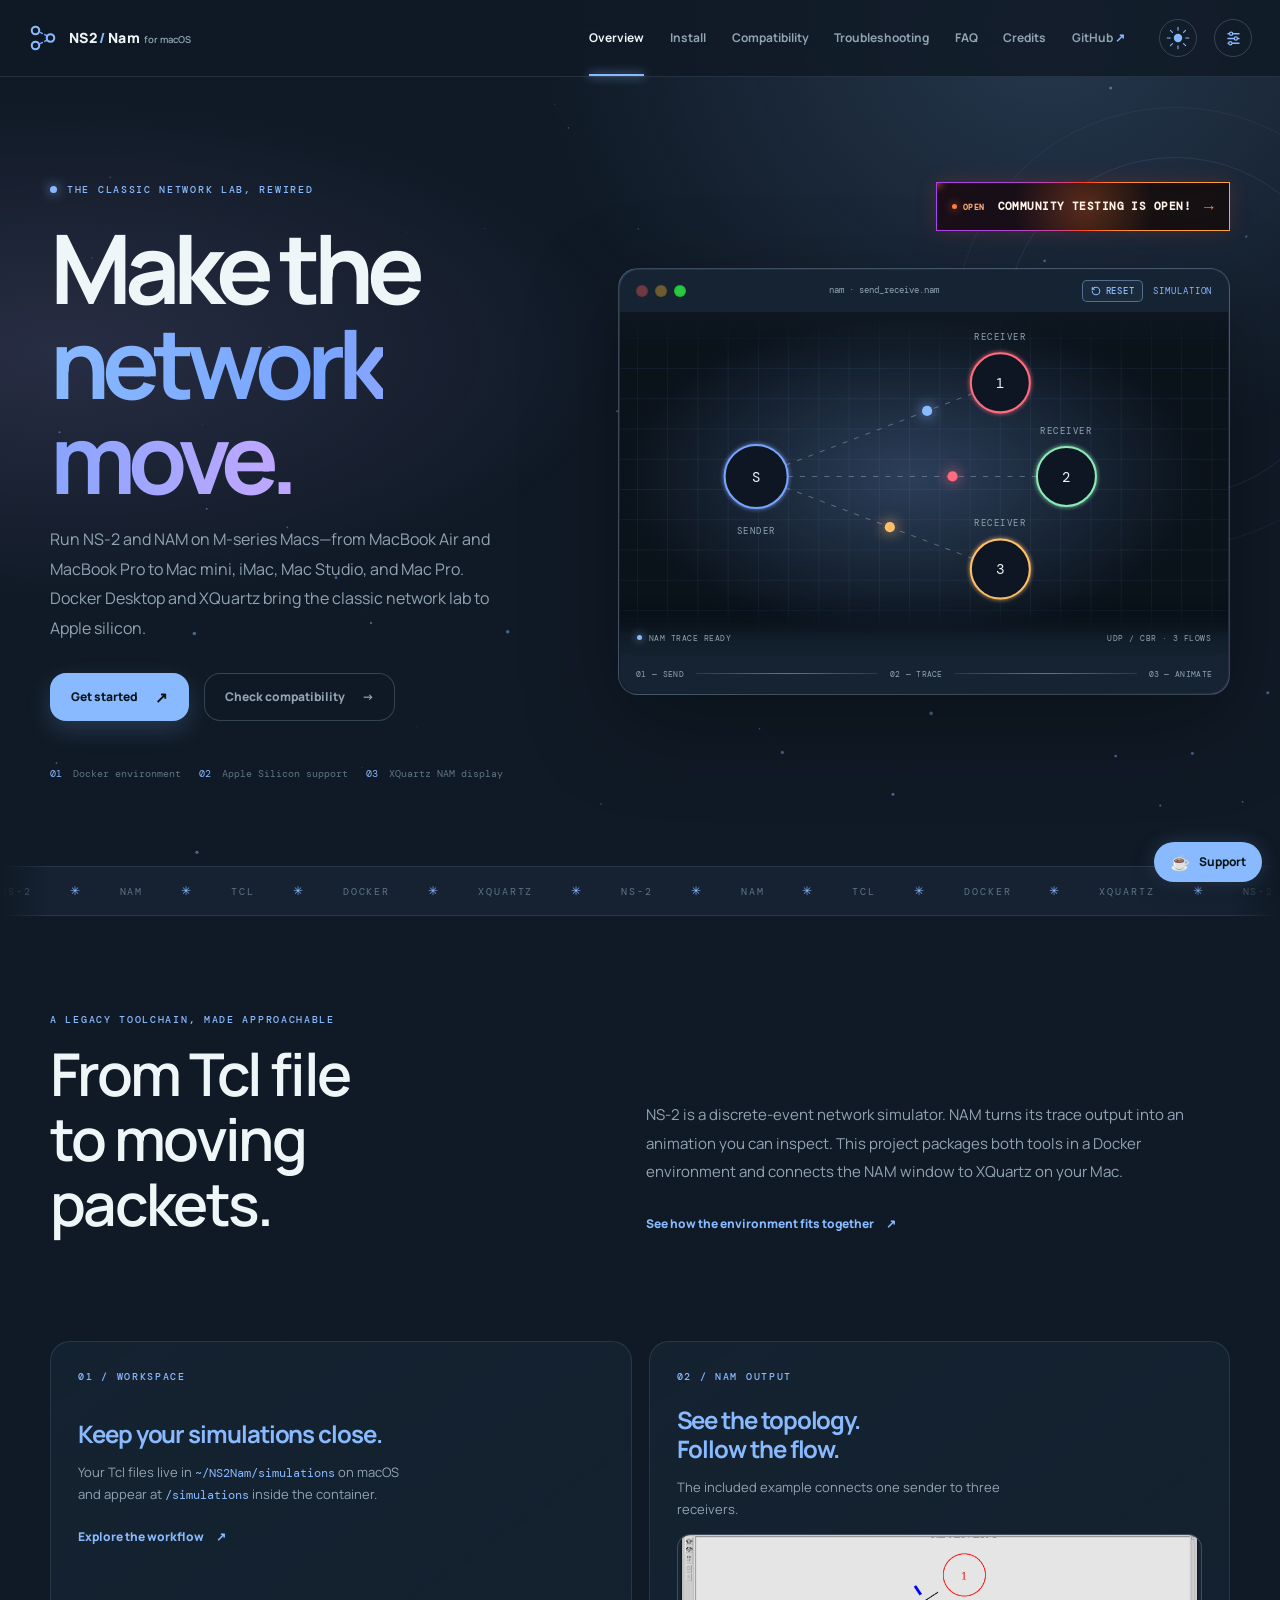
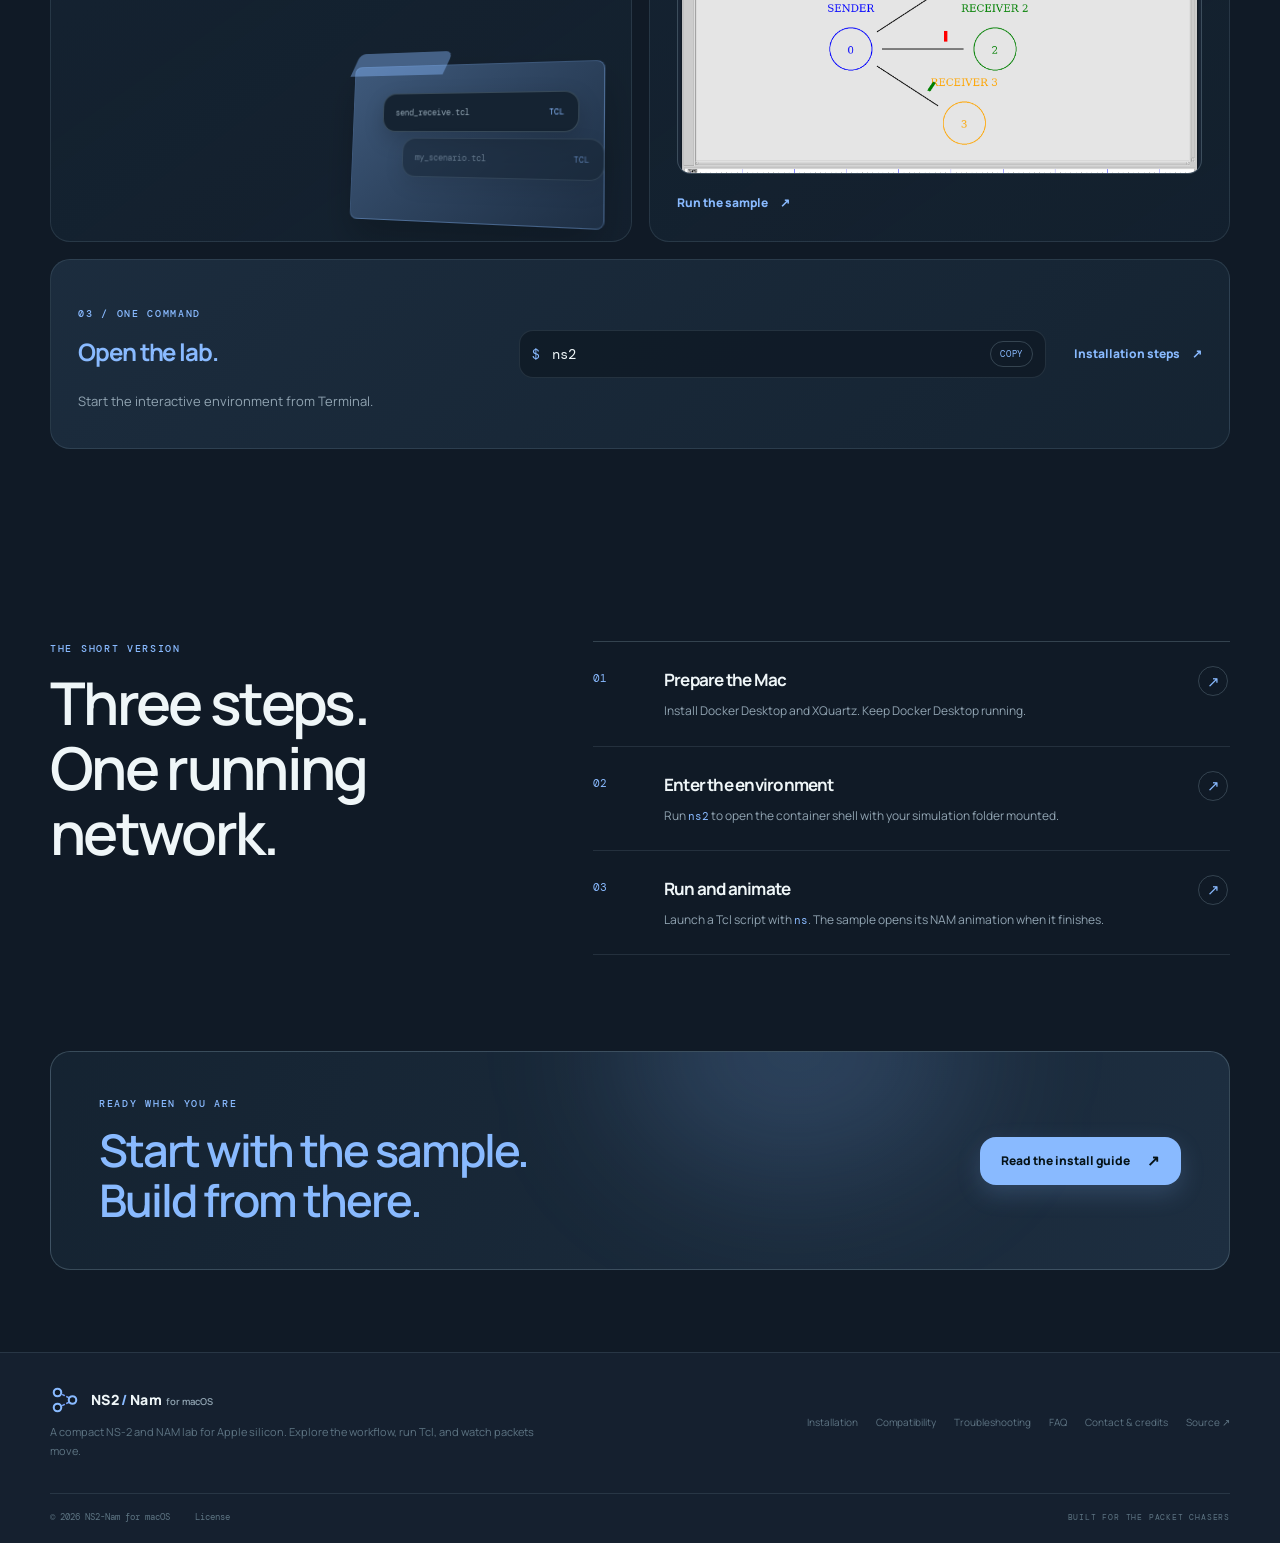
<file: website/index.html>
<!doctype html>
<html lang="en">
<head>
  <meta charset="utf-8">
  <meta name="viewport" content="width=device-width, initial-scale=1">
  <meta name="theme-color" content="#081018">
  <meta name="description" content="Run NS-2 and NAM on M-series Apple silicon Macs, including MacBook Air, MacBook Pro, Mac mini, iMac, Mac Studio, and Mac Pro, with Docker Desktop and XQuartz.">
  <link rel="canonical" href="https://deeptanu2005.github.io/NS2-Nam-MacOS/">
  <link rel="icon" href="favicon.svg" type="image/svg+xml">
  <link rel="preconnect" href="https://fonts.googleapis.com">
  <link rel="preconnect" href="https://fonts.gstatic.com" crossorigin>
  <link href="https://fonts.googleapis.com/css2?family=DM+Mono:wght@400;500&family=Manrope:wght@400;500;600;700;800&display=swap" rel="stylesheet">
  <link rel="stylesheet" href="css/network_window.css?v=20261029-seam-fix-v7">
  <link rel="stylesheet" href="css/common.css?v=20261102-header-blur-fade-v7">
  <link rel="stylesheet" href="css/animation_engine.css?v=20261029-restructure-v1">
  <link rel="stylesheet" href="community-testing/community-entry.css?v=20261102-entry-restore-v2">
  <meta property="og:type" content="website">
  <meta property="og:site_name" content="NS2-Nam for macOS">
  <meta property="og:title" content="NS2-Nam for macOS — Network simulation, in motion">
  <meta property="og:description" content="Run NS-2 and NAM on M-series Macs—from MacBook Air and Pro to Mac mini, iMac, Mac Studio, and Mac Pro—with Docker Desktop and XQuartz.">
  <meta property="og:url" content="https://deeptanu2005.github.io/NS2-Nam-MacOS/">
  <meta property="og:image" content="https://deeptanu2005.github.io/NS2-Nam-MacOS/images/share_img.png">
  <meta property="og:image:alt" content="NS2-Nam for macOS with a network animation shown in NAM">
  <meta name="twitter:card" content="summary_large_image">
  <meta name="twitter:title" content="NS2-Nam for macOS — Network simulation, in motion">
  <meta name="twitter:description" content="Run NS-2 and NAM on M-series MacBook, mini, iMac, Studio, and Pro with Docker Desktop and XQuartz.">
  <meta name="twitter:image" content="https://deeptanu2005.github.io/NS2-Nam-MacOS/images/share_img.png">
  <meta name="twitter:image:alt" content="NS2-Nam for macOS with a NAM network animation">
  <title>NS2-Nam for macOS | Run NS-2 and NAM on Apple Silicon</title>
  <script type="application/ld+json">
  {
    "@context": "https://schema.org",
    "@graph": [
      {
        "@type": "WebSite",
        "name": "NS2-Nam for macOS",
        "url": "https://deeptanu2005.github.io/NS2-Nam-MacOS/",
        "description": "Documentation and installation guide for running NS-2 and NAM on Apple Silicon Macs with Docker and XQuartz."
      },
      {
        "@type": "SoftwareApplication",
        "name": "NS2-Nam for macOS",
        "applicationCategory": "DeveloperApplication",
        "operatingSystem": "macOS",
        "description": "A Docker-based environment for running NS-2 and NAM on Apple silicon MacBook Air, MacBook Pro, Mac mini, iMac, Mac Studio, and Mac Pro computers using the linux/amd64 architecture and XQuartz for graphical output.",
        "url": "https://github.com/Deeptanu2005/NS2-Nam-MacOS",
        "softwareVersion": "1.1.0"
      }
    ]
  }
  </script>
  <meta name="google-site-verification" content="xJ0xxFpqjKrTnX1MTegwj0ojRqUKmCx7m-Jn1KESnLU" />
</head>
<body>
  <a class="skip-link" href="#main">Skip to content</a>
  <div class="scroll-meter" aria-hidden="true"><span></span></div>
  <header class="site-header">
    <div class="nav-shell">
      <a class="brand" href="index.html" aria-label="NS2/Nam for macOS home">
        <svg class="brand-mark" aria-hidden="true" viewBox="0 0 32 32"><path class="brand-link" d="M9 8 23 15M9 24 23 17"/><circle class="brand-node" cx="8" cy="8" r="4"/><circle class="brand-node" cx="8" cy="24" r="4"/><circle class="brand-node" cx="24" cy="16" r="4"/></svg>
        <span class="brand-wordmark">NS2<span class="brand-dash">/</span>Nam <span class="brand-platform">for macOS</span></span>
      </a>
      <button class="menu-toggle" type="button" aria-expanded="false" aria-controls="primary-nav" aria-label="Open navigation"><span></span><span></span></button>
      <nav class="primary-nav" id="primary-nav" aria-label="Main navigation">
        <a class="active" href="index.html">Overview</a>
        <a href="installation.html">Install</a>
        <a href="compatibility.html">Compatibility</a>
        <a href="troubleshooting.html">Troubleshooting</a>
        <a href="faq.html">FAQ</a>
        <a href="credits.html">Credits</a>
      <a class="nav-github" href="https://github.com/Deeptanu2005/NS2-Nam-MacOS" target="_blank" rel="noopener noreferrer">GitHub <span aria-hidden="true">↗</span></a></nav>
      <div class="nav-actions">
        
        <button class="theme-toggle" type="button" aria-label="Switch color theme" title="Switch color theme"><span aria-hidden="true">◐</span></button>
      </div>
    </div>
  </header>

  <main id="main">
    <section class="hero wrap">
      <canvas class="network-canvas" aria-hidden="true"></canvas>
      <div class="hero-copy reveal">
        <div class="eyebrow"><span class="status-dot"></span> THE CLASSIC NETWORK LAB, REWIRED</div>
        <h1>Make the<br><span class="gradient-text">network move.</span></h1>
        <p class="hero-lede">Run NS-2 and NAM on M-series Macs—from MacBook Air and MacBook Pro to Mac mini, iMac, Mac Studio, and Mac Pro. Docker Desktop and XQuartz bring the classic network lab to Apple silicon.</p>
        <div class="hero-actions">
          <a class="button button-primary" href="installation.html">Get started <span aria-hidden="true">↗</span></a>
          <a class="button button-quiet" href="compatibility.html">Check compatibility <span aria-hidden="true">→</span></a>
        </div>
        <div class="hero-facts" aria-label="Environment details">
          <span><b>01</b> Docker environment</span>
          <span><b>02</b> Apple Silicon support</span>
          <span><b>03</b> XQuartz NAM display</span>
        </div>
      </div>
      <a class="campaign-entry campaign-entry-home" href="community-testing/" aria-label="Community testing is open for Apple Silicon Macs"><span class="entry-open"><i></i> OPEN</span><span>COMMUNITY TESTING IS OPEN!</span><span class="entry-arrow" aria-hidden="true">→</span><span class="entry-flash" aria-hidden="true"></span></a>
      <div class="hero-visual reveal reveal-delay" aria-label="Sample NAM network animation preview">
        <div class="visual-topline"><span class="window-controls" aria-label="Window controls"><button class="window-control window-close" type="button" disabled aria-label="Close unavailable" tabindex="-1"></button><button class="window-control window-minimize" type="button" disabled aria-label="Minimize unavailable" tabindex="-1"></button><button class="window-control window-zoom" type="button" data-window-action="zoom" aria-label="Zoom network preview" title="Zoom" aria-pressed="false"></button></span><span class="mono window-title">nam · send_receive.nam</span><div class="visual-actions"><button class="window-reset-btn" type="button" data-window-action="reset" aria-label="Reset node positions to normal" title="Reset node positions"><svg class="reset-icon" aria-hidden="true" viewBox="0 0 24 24" width="10" height="10" fill="none" stroke="currentColor" stroke-width="2.5" stroke-linecap="round" stroke-linejoin="round"><path d="M3 12a9 9 0 1 0 9-9 9.75 9.75 0 0 0-6.74 2.74L3 8"/><path d="M3 3v5h5"/></svg><span>RESET</span></button><span class="live-label">SIMULATION</span></div></div>
        <div class="visual-stage" style="--pan-x: 0px; --pan-y: -10px; --zoom: 1.08; --grid-size: 30.24px;" role="group" aria-label="Network preview. Drag a node to move it, drag empty space to pan, scroll to zoom, and click reset to restore default positions.">
          <div class="scanline"></div>
          <svg class="route-overlay" viewBox="0 0 620 365" role="img" aria-label="One sender connected to three receivers">
            <defs><filter id="glow" x="-35%" y="-35%" width="170%" height="170%"><feGaussianBlur stdDeviation="2.2" result="blur"/><feMerge><feMergeNode in="blur"/><feMergeNode in="SourceGraphic"/></feMerge></filter></defs>
            <path class="route route-a" data-route="receiver-1" d="M174 173.9 L357.9 103.4"/><path class="route route-b" data-route="receiver-2" d="M176 185 L420 185"/><path class="route route-c" data-route="receiver-3" d="M174 196 L357.9 265.7"/>
            <g class="draggable-node" data-node="sender" transform="translate(145 185)" tabindex="0" role="button" aria-label="Sender node. Drag or use arrow keys to move."><circle class="node sender-node" r="31"/><text y="5" text-anchor="middle">S</text><text class="node-label" y="57" text-anchor="middle">SENDER</text></g>
            <g class="draggable-node" data-node="receiver-1" transform="translate(385 93)" tabindex="0" role="button" aria-label="Receiver 1 node. Drag or use arrow keys to move."><circle class="node receiver-node red-node" r="29"/><text y="5" text-anchor="middle">1</text><text class="node-label" y="-42" text-anchor="middle">RECEIVER</text></g>
            <g class="draggable-node" data-node="receiver-2" transform="translate(450 185)" tabindex="0" role="button" aria-label="Receiver 2 node. Drag or use arrow keys to move."><circle class="node receiver-node green-node" r="29"/><text y="5" text-anchor="middle">2</text><text class="node-label" y="-42" text-anchor="middle">RECEIVER</text></g>
            <g class="draggable-node" data-node="receiver-3" transform="translate(385 276)" tabindex="0" role="button" aria-label="Receiver 3 node. Drag or use arrow keys to move."><circle class="node receiver-node amber-node" r="29"/><text y="5" text-anchor="middle">3</text><text class="node-label" y="-42" text-anchor="middle">RECEIVER</text></g>
            <circle class="packet packet-blue" r="5"><animateMotion data-motion="receiver-1" dur="2.8s" repeatCount="indefinite" path="M174 173.9 L357.9 103.4"/><animate attributeName="opacity" values="0;1;1;0" keyTimes="0;.12;.78;1" dur="2.8s" repeatCount="indefinite"/></circle>
            <circle class="packet packet-red" r="5"><animateMotion data-motion="receiver-2" dur="3.2s" repeatCount="indefinite" path="M176 185 L420 185"/><animate attributeName="opacity" values="0;1;1;0" keyTimes="0;.12;.78;1" dur="3.2s" repeatCount="indefinite"/></circle>
            <circle class="packet packet-amber" r="5"><animateMotion data-motion="receiver-3" dur="3.8s" repeatCount="indefinite" path="M174 196 L357.9 265.7"/><animate attributeName="opacity" values="0;1;1;0" keyTimes="0;.12;.78;1" dur="3.8s" repeatCount="indefinite"/></circle>
          </svg>
          <div class="visual-caption"><span><i class="status-dot"></i> NAM TRACE READY</span><span class="mono">UDP / CBR · 3 FLOWS</span></div>
        </div>
        <div class="visual-foot"><span class="mono">01 — SEND</span><span class="visual-line"></span><span class="mono">02 — TRACE</span><span class="visual-line"></span><span class="mono">03 — ANIMATE</span></div>
      </div>
      <div class="hero-orbit orbit-one" aria-hidden="true"></div><div class="hero-orbit orbit-two" aria-hidden="true"></div>
    </section>

    <section class="ticker" aria-label="Tools in the environment"><div class="ticker-track"><div class="ticker-group"><span>NS-2</span><b aria-hidden="true">✳</b><span>NAM</span><b aria-hidden="true">✳</b><span>TCL</span><b aria-hidden="true">✳</b><span>DOCKER</span><b aria-hidden="true">✳</b><span>XQUARTZ</span><b aria-hidden="true">✳</b></div><div class="ticker-group" aria-hidden="true"><span>NS-2</span><b aria-hidden="true">✳</b><span>NAM</span><b aria-hidden="true">✳</b><span>TCL</span><b aria-hidden="true">✳</b><span>DOCKER</span><b aria-hidden="true">✳</b><span>XQUARTZ</span><b aria-hidden="true">✳</b></div><div class="ticker-group" aria-hidden="true"><span>NS-2</span><b aria-hidden="true">✳</b><span>NAM</span><b aria-hidden="true">✳</b><span>TCL</span><b aria-hidden="true">✳</b><span>DOCKER</span><b aria-hidden="true">✳</b><span>XQUARTZ</span><b aria-hidden="true">✳</b></div><div class="ticker-group" aria-hidden="true"><span>NS-2</span><b aria-hidden="true">✳</b><span>NAM</span><b aria-hidden="true">✳</b><span>TCL</span><b aria-hidden="true">✳</b><span>DOCKER</span><b aria-hidden="true">✳</b><span>XQUARTZ</span><b aria-hidden="true">✳</b></div></div></section>

    <section class="section wrap intro-grid">
      <div class="section-heading reveal"><p class="eyebrow">A LEGACY TOOLCHAIN, MADE APPROACHABLE</p><h2>From Tcl file<br>to moving packets.</h2></div>
      <div class="intro-copy reveal"><p>NS-2 is a discrete-event network simulator. NAM turns its trace output into an animation you can inspect. This project packages both tools in a Docker environment and connects the NAM window to XQuartz on your Mac.</p><a class="text-link" href="compatibility.html">See how the environment fits together <span>↗</span></a></div>
    </section>

    <section class="section wrap feature-grid">
      <article class="feature-card feature-card-wide reveal"><div class="feature-index">01 / WORKSPACE</div><div class="feature-copy"><h3>Keep your simulations close.</h3><p>Your Tcl files live in <code>~/NS2Nam/simulations</code> on macOS and appear at <code>/simulations</code> inside the container.</p><a class="text-link" href="installation.html#launch">Explore the workflow <span>↗</span></a></div><div class="folder-art" aria-hidden="true"><div class="folder-tab"></div><div class="folder-file"><span>send_receive.tcl</span><b>TCL</b></div><div class="folder-file file-faint"><span>my_scenario.tcl</span><b>TCL</b></div></div></article>
      <article class="feature-card feature-card-image reveal"><div class="feature-index">02 / NAM OUTPUT</div><h3>See the topology.<br>Follow the flow.</h3><p>The included example connects one sender to three receivers.</p><img src="images/send_3receivers.png" alt="NAM window showing one sender connected to three receivers" loading="lazy"><a class="text-link" href="installation.html#workflow">Run the sample <span>↗</span></a></article>
      <article class="feature-card feature-card-terminal reveal"><div class="feature-index">03 / ONE COMMAND</div><h3>Open the lab.</h3><p>Start the interactive environment from Terminal.</p><div class="terminal-line"><span class="terminal-prompt">$</span><code>ns2</code><button class="copy-button" data-copy="ns2" aria-label="Copy ns2 command">COPY</button></div><a class="text-link" href="installation.html">Installation steps <span>↗</span></a></article>
    </section>

    <section class="section wrap steps-section" id="workflow">
      <div class="section-heading reveal"><p class="eyebrow">THE SHORT VERSION</p><h2>Three steps.<br>One running network.</h2></div>
      <div class="steps-list">
        <article class="step reveal"><span class="step-number">01</span><div><h3>Prepare the Mac</h3><p>Install Docker Desktop and XQuartz. Keep Docker Desktop running.</p></div><a href="installation.html#requirements" aria-label="Read installation requirements">↗</a></article>
        <article class="step reveal"><span class="step-number">02</span><div><h3>Enter the environment</h3><p>Run <code>ns2</code> to open the container shell with your simulation folder mounted.</p></div><a href="installation.html#launch" aria-label="Read how to launch NS2">↗</a></article>
        <article class="step reveal"><span class="step-number">03</span><div><h3>Run and animate</h3><p>Launch a Tcl script with <code>ns</code>. The sample opens its NAM animation when it finishes.</p></div><a href="faq.html#run-simulation" aria-label="Read how to run a simulation">↗</a></article>
      </div>
    </section>

    <section class="closing-cta wrap reveal"><div class="cta-glow"></div><div><p class="eyebrow">READY WHEN YOU ARE</p><h2>Start with the sample.<br>Build from there.</h2></div><a class="button button-primary" href="installation.html">Read the install guide <span>↗</span></a></section>
  </main>
  <footer class="site-footer"><div class="footer-main wrap"><a class="brand" href="index.html"><svg class="brand-mark" aria-hidden="true" viewBox="0 0 32 32"><path class="brand-link" d="M9 8 23 15M9 24 23 17"/><circle class="brand-node" cx="8" cy="8" r="4"/><circle class="brand-node" cx="8" cy="24" r="4"/><circle class="brand-node" cx="24" cy="16" r="4"/></svg><span class="brand-wordmark">NS2<span class="brand-dash">/</span>Nam <span class="brand-platform">for macOS</span></span></a><p>A compact NS-2 and NAM lab for Apple silicon. Explore the workflow, run Tcl, and watch packets move.</p><div class="footer-links"><a href="installation.html">Installation</a><a href="compatibility.html">Compatibility</a><a href="troubleshooting.html">Troubleshooting</a><a href="faq.html">FAQ</a><a href="credits.html">Contact &amp; credits</a><a href="https://github.com/Deeptanu2005/NS2-Nam-MacOS" target="_blank" rel="noopener noreferrer">Source ↗</a></div></div><div class="footer-bottom wrap"><span>© <span data-year></span> NS2-Nam for macOS</span><a href="https://github.com/Deeptanu2005/NS2-Nam-MacOS/blob/main/LICENSE" target="_blank" rel="noopener noreferrer">License</a><span class="mono">BUILT FOR THE PACKET CHASERS</span></div></footer>
  <div class="toast" role="status" aria-live="polite"></div>
  <script src="js/script.js?v=20261116-sound-vol-v1" defer></script>
  <script src="js/network_window.js?v=20261116-sound-vol-v1" defer></script>
  <script src="js/animation_engine.js?v=20261029-restructure-v1" defer></script>
  <script src="community-testing/community-entry.js?v=20261102-entry-restore-v2" defer></script>
</body>
</html>
</file>
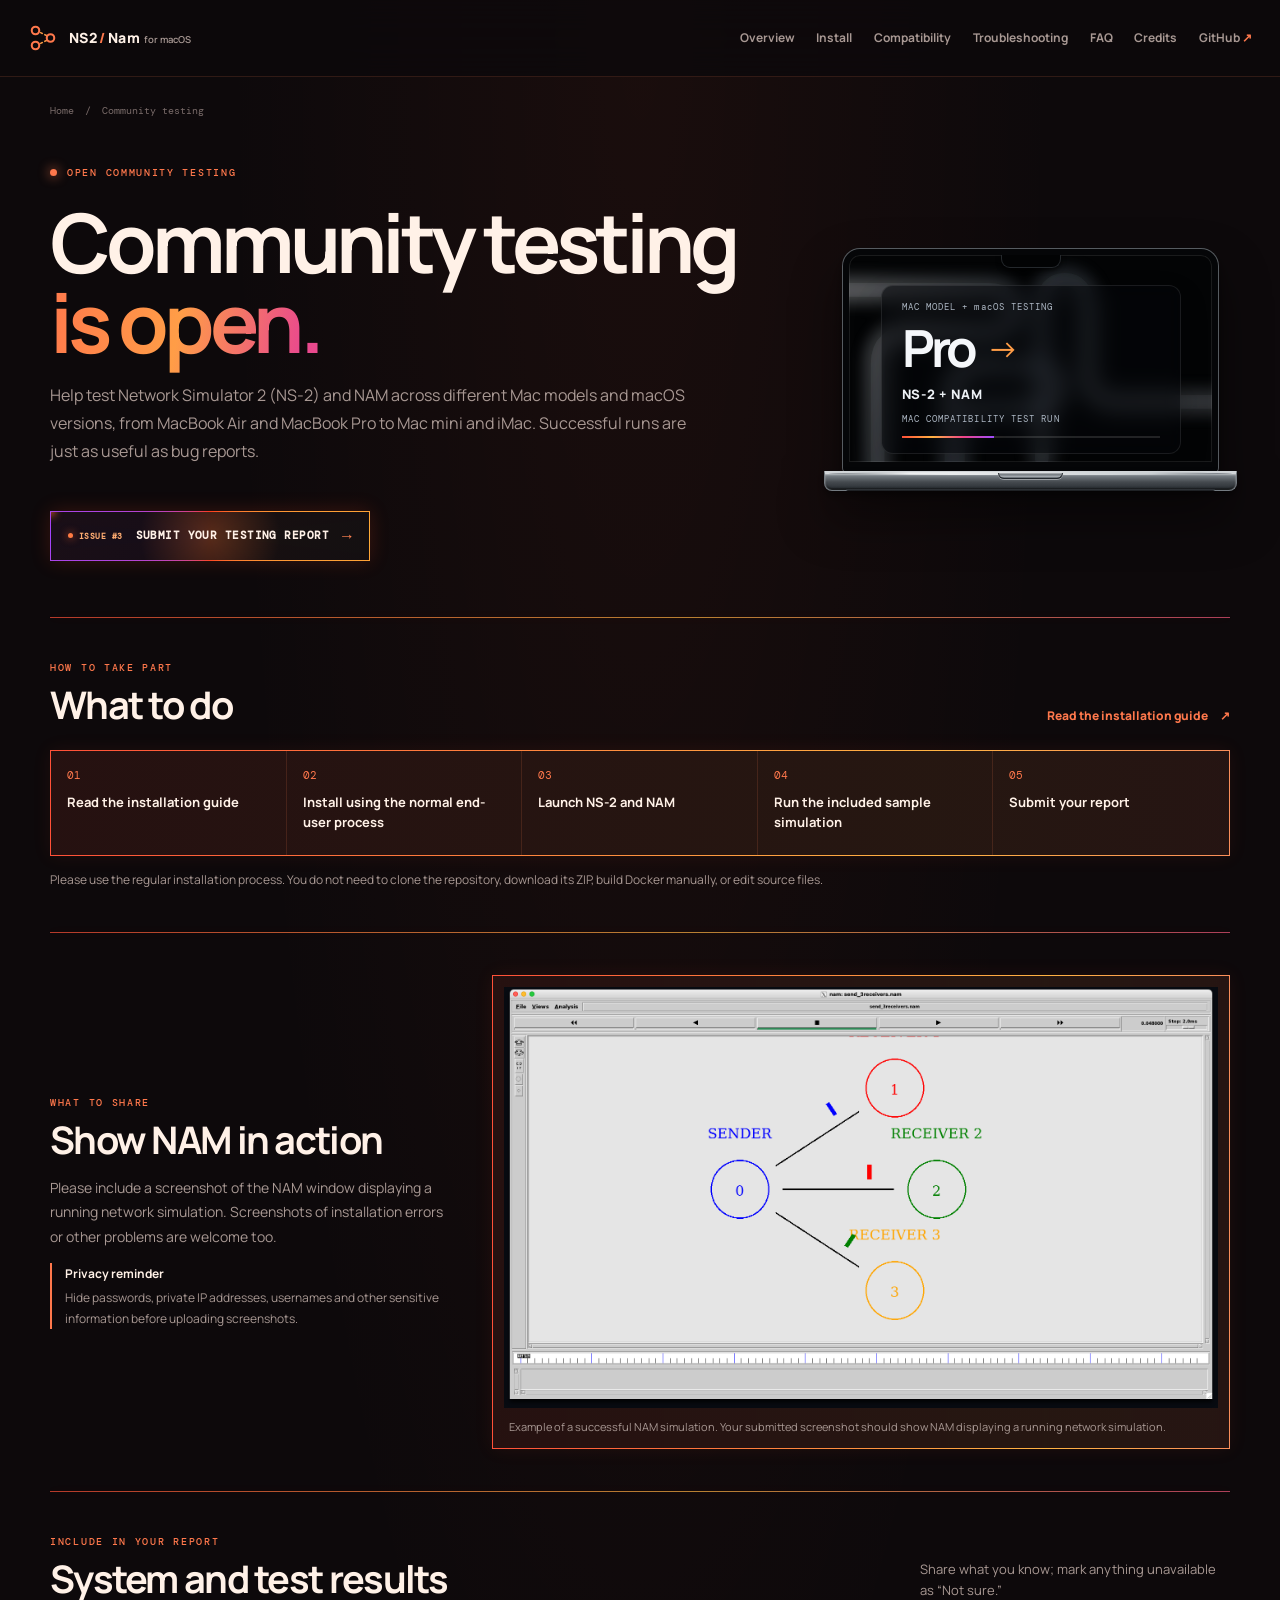
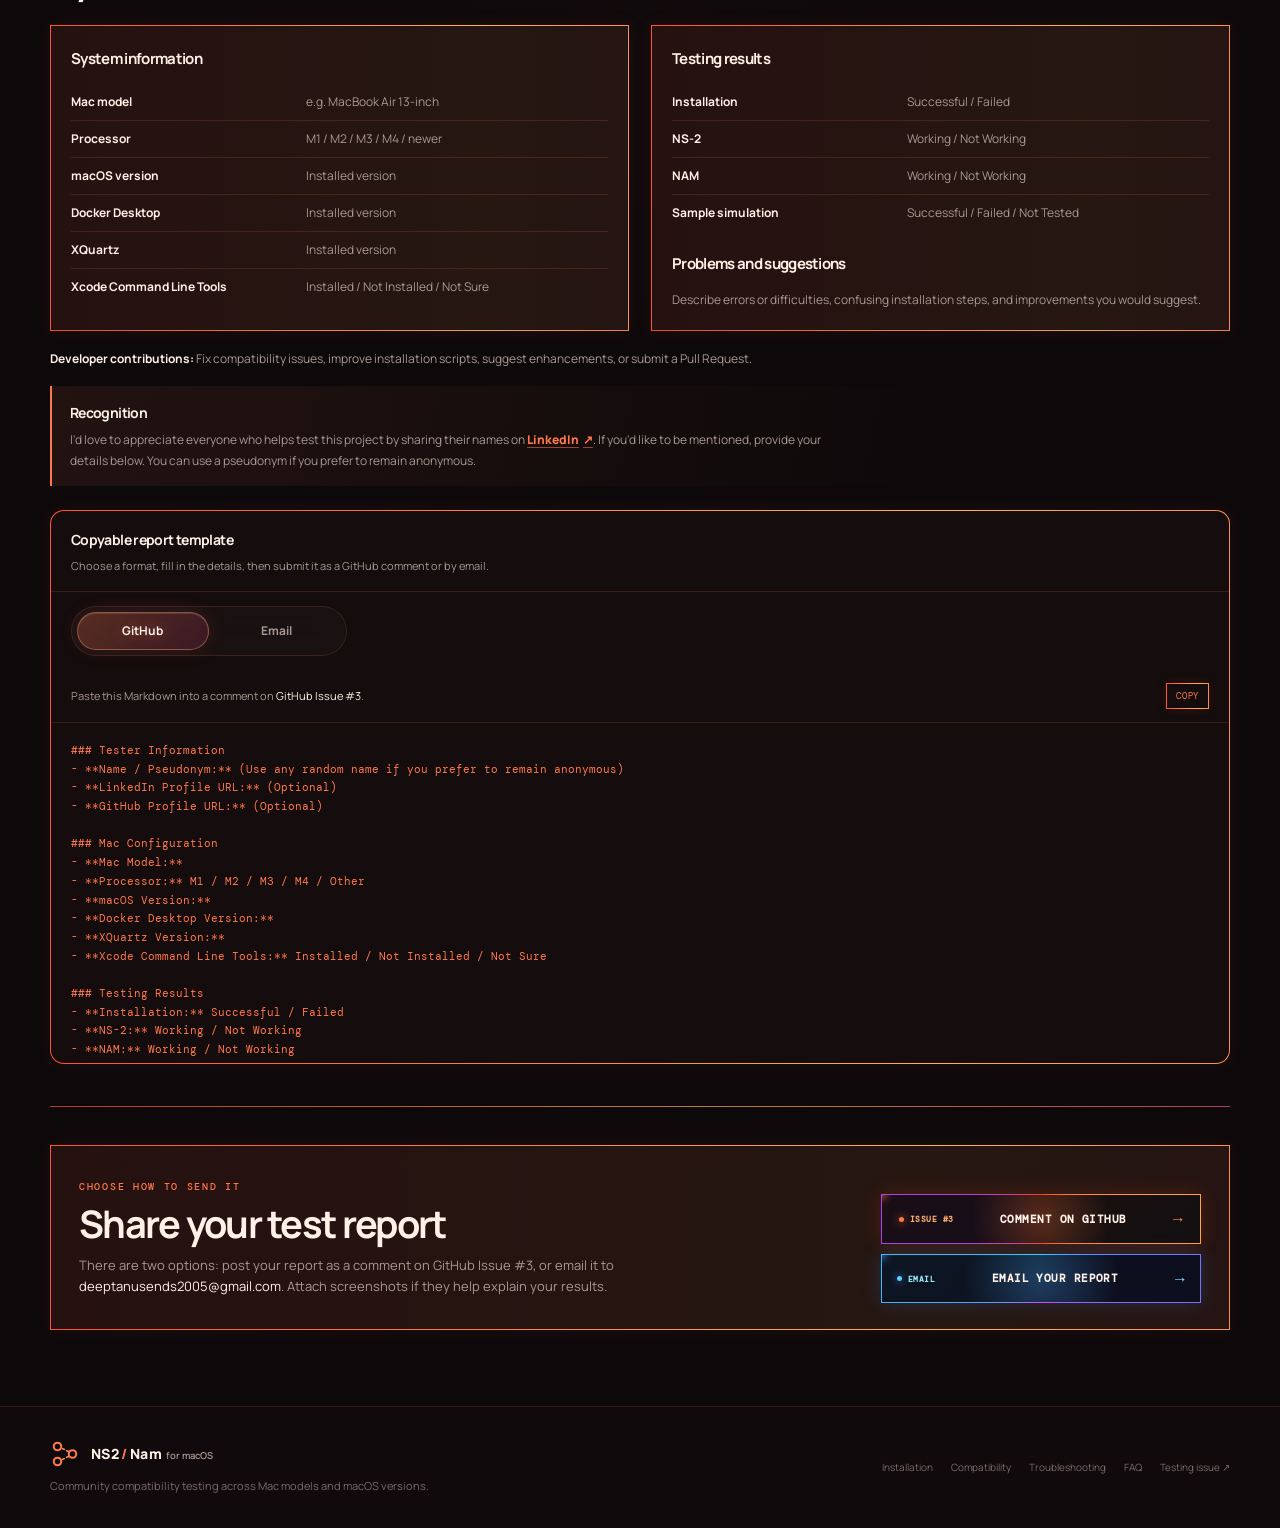
<file: website/community-testing/index.html>
<!doctype html>
<html lang="en" class="community-campaign-page" data-theme="dark">
<head>
  <script>try{if(sessionStorage.getItem('ns2-community-entry')){sessionStorage.removeItem('ns2-community-entry');document.documentElement.classList.add('community-from-entry','community-intro-active','community-intro-delay')}else{document.documentElement.classList.add('community-intro-active','community-intro-delay')}}catch(_){document.documentElement.classList.add('community-intro-active','community-intro-delay')}</script>
  <meta charset="utf-8">
  <meta name="viewport" content="width=device-width, initial-scale=1">
  <meta name="theme-color" content="#0d090b">
  <meta name="description" content="Help test NS-2 and NAM across Apple Silicon Mac models and macOS versions. Share compatibility results, report issues and contribute improvements.">
  <meta name="robots" content="index,follow,max-image-preview:large">
  <link rel="canonical" href="https://deeptanu2005.github.io/NS2-Nam-MacOS/community-testing/">
  <link rel="icon" href="../favicon.svg" type="image/svg+xml">
  <link rel="preconnect" href="https://fonts.googleapis.com">
  <link rel="preconnect" href="https://fonts.gstatic.com" crossorigin>
  <link href="https://fonts.googleapis.com/css2?family=DM+Mono:wght@400;500&family=Manrope:wght@400;500;600;700;800&display=swap" rel="stylesheet">
  <link rel="stylesheet" href="../css/network_window.css?v=20261029-seam-fix-v7">
  <link rel="stylesheet" href="../css/common.css?v=20261102-header-blur-fade-v7">
  <link rel="stylesheet" href="../css/animation_engine.css?v=20261029-restructure-v1">
  <link rel="stylesheet" href="community-entry.css?v=20261102-email-action-v2">
  <link rel="stylesheet" href="community-testing.css?v=20261102-recognition-link-v42">
  <meta property="og:type" content="website">
  <meta property="og:site_name" content="NS2-Nam for macOS">
  <meta property="og:title" content="Community Testing: NS-2 &amp; NAM across Mac Models">
  <meta property="og:description" content="Help test NS-2 and NAM across Apple Silicon Mac models and macOS versions. Share compatibility results, report issues and contribute improvements.">
  <meta property="og:url" content="https://deeptanu2005.github.io/NS2-Nam-MacOS/community-testing/">
  <meta property="og:image" content="https://deeptanu2005.github.io/NS2-Nam-MacOS/community-testing/share_img_community_testing.png">
  <meta property="og:image:alt" content="Community testing for NS-2 and NAM across Mac models and macOS versions">
  <meta name="twitter:card" content="summary_large_image">
  <meta name="twitter:title" content="Community Testing: NS-2 &amp; NAM across Mac Models">
  <meta name="twitter:description" content="Help test NS-2 and NAM across Apple Silicon Mac models and macOS versions. Share compatibility results and report issues.">
  <meta name="twitter:image" content="https://deeptanu2005.github.io/NS2-Nam-MacOS/community-testing/share_img_community_testing.png">
  <meta name="twitter:image:alt" content="Community testing for NS-2 and NAM across Mac models and macOS versions">
  <title>Community Testing: NS-2 &amp; NAM across Mac Models</title>
  <script type="application/ld+json">{"@context":"https://schema.org","@type":"WebPage","name":"Community Testing: NS-2 & NAM across Mac Models","url":"https://deeptanu2005.github.io/NS2-Nam-MacOS/community-testing/","description":"Community compatibility testing across Apple Silicon Mac models and macOS versions."}</script>
</head>
<body class="community-campaign-page">
  <div class="community-intro-loader" aria-hidden="true"><span class="entry-loader-orbit"><i></i><i></i><i></i></span><span class="entry-loader-copy"><b>Preparing the test lab</b><i>NS-2 · NAM · APPLE SILICON</i></span></div>
  <a class="skip-link" href="#main">Skip to content</a>
  <header class="site-header">
    <div class="nav-shell">
      <a class="brand" href="../" aria-label="NS2/Nam for macOS home"><svg class="brand-mark" aria-hidden="true" viewBox="0 0 32 32"><path class="brand-link" d="M9 8 23 15M9 24 23 17"/><circle class="brand-node" cx="8" cy="8" r="4"/><circle class="brand-node" cx="8" cy="24" r="4"/><circle class="brand-node" cx="24" cy="16" r="4"/></svg><span class="brand-wordmark">NS2<span class="brand-dash">/</span>Nam <span class="brand-platform">for macOS</span></span></a>
      <button class="menu-toggle" type="button" aria-expanded="false" aria-controls="primary-nav" aria-label="Open navigation"><span></span><span></span></button>
      <nav class="primary-nav" id="primary-nav" aria-label="Main navigation"><a href="../">Overview</a><a href="../installation.html">Install</a><a href="../compatibility.html">Compatibility</a><a href="../troubleshooting.html">Troubleshooting</a><a href="../faq.html">FAQ</a><a href="../credits.html">Credits</a><a class="nav-github" href="https://github.com/Deeptanu2005/NS2-Nam-MacOS" target="_blank" rel="noopener noreferrer">GitHub <span aria-hidden="true">↗</span></a></nav>
    </div>
  </header>
  <main id="main" class="subpage wrap community-page">
    <nav class="breadcrumbs" aria-label="Breadcrumb"><a href="../">Home</a><span aria-hidden="true">/</span><span aria-current="page">Community testing</span></nav>
    <section class="community-hero" aria-labelledby="page-title">
      <div class="eyebrow"><span class="status-dot"></span> OPEN COMMUNITY TESTING</div>
      <div class="community-hero-layout"><div><h1 id="page-title">Community testing<br><span class="gradient-text">is open.</span></h1><p>Help test Network Simulator 2 (NS-2) and NAM across different Mac models and macOS versions, from MacBook Air and MacBook Pro to Mac mini and iMac. Successful runs are just as useful as bug reports.</p><a class="campaign-entry community-report-button" href="https://github.com/Deeptanu2005/NS2-Nam-MacOS/issues/3" target="_blank" rel="noopener noreferrer" aria-label="Submit your testing report on GitHub Issue 3"><span class="entry-open"><i></i> ISSUE #3</span><span>SUBMIT YOUR TESTING REPORT</span><span class="entry-arrow" aria-hidden="true">→</span><span class="entry-flash" aria-hidden="true"></span></a></div><div class="silicon-laptop" role="img" aria-label="MacBook screen cycling through different Mac models for NS-2 and NAM compatibility testing"><div class="laptop-model"><div class="laptop-screen"><div class="laptop-screen-content"><span class="screen-kicker">MAC MODEL + macOS TESTING</span><div class="screen-device"><strong data-screen-device>Air</strong><i aria-hidden="true">→</i></div><p>NS-2 + NAM</p><small>MAC COMPATIBILITY TEST RUN</small><div class="screen-progress" aria-hidden="true"><i></i></div></div><span class="screen-sweep" aria-hidden="true"></span></div><div class="laptop-base" aria-hidden="true"><span class="laptop-trackpad"></span></div></div></div></div>
    </section>

    <section class="community-section process-section" aria-labelledby="process-title">
      <div class="community-section-heading"><div><p class="eyebrow">HOW TO TAKE PART</p><h2 id="process-title">What to do</h2></div><a class="text-link" href="../installation.html">Read the installation guide <span aria-hidden="true">↗</span></a></div>
      <ol class="testing-steps"><li><span>01</span>Read the installation guide</li><li><span>02</span>Install using the normal end-user process</li><li><span>03</span>Launch NS-2 and NAM</li><li><span>04</span>Run the included sample simulation</li><li><span>05</span>Submit your report</li></ol>
      <p class="process-note">Please use the regular installation process. You do not need to clone the repository, download its ZIP, build Docker manually, or edit source files.</p>
    </section>

    <section class="community-section screenshot-section" aria-labelledby="screenshot-title">
      <div class="screenshot-copy"><p class="eyebrow">WHAT TO SHARE</p><h2 id="screenshot-title">Show NAM in action</h2><p>Please include a screenshot of the NAM window displaying a running network simulation. Screenshots of installation errors or other problems are welcome too.</p><p class="privacy-note"><strong>Privacy reminder</strong> Hide passwords, private IP addresses, usernames and other sensitive information before uploading screenshots.</p></div>
      <figure class="nam-example"><img src="../images/send_3receivers.png" alt="Example of NAM displaying a running network simulation with one sender and three receivers" loading="lazy" decoding="async" width="3476" height="2046"><figcaption>Example of a successful NAM simulation. Your submitted screenshot should show NAM displaying a running network simulation.</figcaption></figure>
    </section>

    <section class="community-section report-section" aria-labelledby="report-title">
      <div class="community-section-heading"><div><p class="eyebrow">INCLUDE IN YOUR REPORT</p><h2 id="report-title">System and test results</h2></div><p>Share what you know; mark anything unavailable as “Not sure.”</p></div>
      <div class="report-grid">
        <div class="report-block"><h3>System information</h3><dl class="report-fields"><div><dt>Mac model</dt><dd>e.g. MacBook Air 13-inch</dd></div><div><dt>Processor</dt><dd>M1 / M2 / M3 / M4 / newer</dd></div><div><dt>macOS version</dt><dd>Installed version</dd></div><div><dt>Docker Desktop</dt><dd>Installed version</dd></div><div><dt>XQuartz</dt><dd>Installed version</dd></div><div><dt>Xcode Command Line Tools</dt><dd>Installed / Not Installed / Not Sure</dd></div></dl></div>
        <div class="report-block"><h3>Testing results</h3><dl class="report-fields results-fields"><div><dt>Installation</dt><dd>Successful / Failed</dd></div><div><dt>NS-2</dt><dd>Working / Not Working</dd></div><div><dt>NAM</dt><dd>Working / Not Working</dd></div><div><dt>Sample simulation</dt><dd>Successful / Failed / Not Tested</dd></div></dl><h3 class="problems-title">Problems and suggestions</h3><p>Describe errors or difficulties, confusing installation steps, and improvements you would suggest.</p></div>
      </div>
      <p class="developer-note"><strong>Developer contributions:</strong> Fix compatibility issues, improve installation scripts, suggest enhancements, or submit a Pull Request.</p>
      <aside class="recognition-note" aria-labelledby="recognition-title"><h3 id="recognition-title">Recognition</h3><p>I'd love to appreciate everyone who helps test this project by sharing their names on <a href="https://www.linkedin.com/in/deeptanu-sen/" target="_blank" rel="noopener noreferrer">LinkedIn <span aria-hidden="true">↗</span></a>. If you'd like to be mentioned, provide your details below. You can use a pseudonym if you prefer to remain anonymous.</p></aside>
      <div class="report-template">
        <div class="template-heading"><div><h3>Copyable report template</h3><p>Choose a format, fill in the details, then submit it as a GitHub comment or by email.</p></div></div>
        <div class="template-tabs" role="tablist" aria-label="Report format">
          <button class="template-tab" id="report-tab-github" type="button" role="tab" aria-selected="true" aria-controls="report-panel-github" tabindex="0" data-report-tab="github">GitHub</button>
          <button class="template-tab" id="report-tab-email" type="button" role="tab" aria-selected="false" aria-controls="report-panel-email" tabindex="-1" data-report-tab="email">Email</button>
        </div>
        <div class="template-stage">
        <section class="template-panel" id="report-panel-github" role="tabpanel" aria-labelledby="report-tab-github" data-report-panel="github">
          <div class="template-panel-heading"><p>Paste this Markdown into a comment on <a href="https://github.com/Deeptanu2005/NS2-Nam-MacOS/issues/3" target="_blank" rel="noopener noreferrer">GitHub Issue #3</a>.</p><button class="copy-button" type="button" data-copy="### Tester Information&#10;- **Name / Pseudonym:** (Use any random name if you prefer to remain anonymous)&#10;- **LinkedIn Profile URL:** (Optional)&#10;- **GitHub Profile URL:** (Optional)&#10;&#10;### Mac Configuration&#10;- **Mac Model:**&#10;- **Processor:** M1 / M2 / M3 / M4 / Other&#10;- **macOS Version:**&#10;- **Docker Desktop Version:**&#10;- **XQuartz Version:**&#10;- **Xcode Command Line Tools:** Installed / Not Installed / Not Sure&#10;&#10;### Testing Results&#10;- **Installation:** Successful / Failed&#10;- **NS-2:** Working / Not Working&#10;- **NAM:** Working / Not Working&#10;- **Sample Simulation:** Successful / Failed / Not Tested&#10;&#10;### Problems Encountered&#10;Describe any errors or difficulties you faced.&#10;&#10;### Suggestions &amp; Improvements&#10;What could be improved? Did you encounter any confusing steps?&#10;&#10;### Additional Comments&#10;Any other feedback is welcome!">COPY</button></div>
          <pre><code>### Tester Information
- **Name / Pseudonym:** (Use any random name if you prefer to remain anonymous)
- **LinkedIn Profile URL:** (Optional)
- **GitHub Profile URL:** (Optional)

### Mac Configuration
- **Mac Model:**
- **Processor:** M1 / M2 / M3 / M4 / Other
- **macOS Version:**
- **Docker Desktop Version:**
- **XQuartz Version:**
- **Xcode Command Line Tools:** Installed / Not Installed / Not Sure

### Testing Results
- **Installation:** Successful / Failed
- **NS-2:** Working / Not Working
- **NAM:** Working / Not Working
- **Sample Simulation:** Successful / Failed / Not Tested

### Problems Encountered
Describe any errors or difficulties you faced.

### Suggestions &amp; Improvements
What could be improved? Did you encounter any confusing steps?

### Additional Comments
Any other feedback is welcome!</code></pre>
        </section>
        <section class="template-panel" id="report-panel-email" role="tabpanel" aria-labelledby="report-tab-email" data-report-panel="email" hidden>
          <div class="email-details"><p><strong>To</strong><a href="mailto:deeptanusends2005@gmail.com">deeptanusends2005@gmail.com</a><button class="detail-copy" type="button" data-copy="deeptanusends2005@gmail.com" aria-label="Copy email address">COPY</button></p><p><strong>Subject</strong><span>NS-2 &amp; NAM Test Report — [Mac model / macOS version]</span><button class="detail-copy" type="button" data-copy="NS-2 &amp; NAM Test Report — [Mac model / macOS version]" aria-label="Copy email subject">COPY</button></p></div>
          <div class="template-panel-heading"><p>Use the subject above and copy this email body.</p><button class="copy-button" type="button" data-copy="Hello,&#10;&#10;Here are my NS-2 and NAM testing results.&#10;&#10;TESTER INFORMATION&#10;Name / Pseudonym: (Use any random name if you prefer to remain anonymous)&#10;LinkedIn Profile URL: (Optional)&#10;GitHub Profile URL: (Optional)&#10;&#10;MAC CONFIGURATION&#10;Mac model:&#10;Processor: M1 / M2 / M3 / M4 / Other&#10;macOS version:&#10;Docker Desktop version:&#10;XQuartz version:&#10;Xcode Command Line Tools: Installed / Not Installed / Not Sure&#10;&#10;TESTING RESULTS&#10;Installation: Successful / Failed&#10;NS-2: Working / Not Working&#10;NAM: Working / Not Working&#10;Sample simulation: Successful / Failed / Not Tested&#10;&#10;PROBLEMS ENCOUNTERED&#10;Describe any errors or difficulties.&#10;&#10;SUGGESTIONS AND IMPROVEMENTS&#10;What could be improved? Were any steps confusing?&#10;&#10;ADDITIONAL COMMENTS&#10;Any other feedback.&#10;&#10;I have attached any relevant screenshots.&#10;&#10;Thanks!">COPY BODY</button></div>
          <pre><code>Hello,

Here are my NS-2 and NAM testing results.

TESTER INFORMATION
Name / Pseudonym: (Use any random name if you prefer to remain anonymous)
LinkedIn Profile URL: (Optional)
GitHub Profile URL: (Optional)

MAC CONFIGURATION
Mac model:
Processor: M1 / M2 / M3 / M4 / Other
macOS version:
Docker Desktop version:
XQuartz version:
Xcode Command Line Tools: Installed / Not Installed / Not Sure

TESTING RESULTS
Installation: Successful / Failed
NS-2: Working / Not Working
NAM: Working / Not Working
Sample simulation: Successful / Failed / Not Tested

PROBLEMS ENCOUNTERED
Describe any errors or difficulties.

SUGGESTIONS AND IMPROVEMENTS
What could be improved? Were any steps confusing?

ADDITIONAL COMMENTS
Any other feedback.

I have attached any relevant screenshots.

Thanks!</code></pre>
        </section>
        </div>
      </div>
    </section>

    <section class="community-submit" aria-labelledby="submit-title"><div><p class="eyebrow">CHOOSE HOW TO SEND IT</p><h2 id="submit-title">Share your test report</h2><p>There are two options: post your report as a comment on GitHub Issue #3, or email it to <a href="mailto:deeptanusends2005@gmail.com">deeptanusends2005@gmail.com</a>. Attach screenshots if they help explain your results.</p></div><div class="submit-actions"><a class="campaign-entry community-report-button" href="https://github.com/Deeptanu2005/NS2-Nam-MacOS/issues/3" target="_blank" rel="noopener noreferrer" aria-label="Submit your testing report on GitHub Issue 3"><span class="entry-open"><i></i> ISSUE #3</span><span>COMMENT ON GITHUB</span><span class="entry-arrow" aria-hidden="true">→</span><span class="entry-flash" aria-hidden="true"></span></a><a class="campaign-entry email-entry" href="mailto:deeptanusends2005@gmail.com?subject=NS-2%20%26%20NAM%20Test%20Report%20%E2%80%94%20%5BMac%20model%20%2F%20macOS%20version%5D" aria-label="Email your testing report to deeptanusends2005@gmail.com"><span class="entry-open"><i></i> EMAIL</span><span>EMAIL YOUR REPORT</span><span class="entry-arrow" aria-hidden="true">→</span><span class="entry-flash" aria-hidden="true"></span></a></div></section>
  </main>
  <footer class="site-footer"><div class="footer-main wrap"><a class="brand" href="../" aria-label="NS2/Nam for macOS home"><svg class="brand-mark" aria-hidden="true" viewBox="0 0 32 32"><path class="brand-link" d="M9 8 23 15M9 24 23 17"/><circle class="brand-node" cx="8" cy="8" r="4"/><circle class="brand-node" cx="8" cy="24" r="4"/><circle class="brand-node" cx="24" cy="16" r="4"/></svg><span class="brand-wordmark">NS2<span class="brand-dash">/</span>Nam <span class="brand-platform">for macOS</span></span></a><p>Community compatibility testing across Mac models and macOS versions.</p><div class="footer-links"><a href="../installation.html">Installation</a><a href="../compatibility.html">Compatibility</a><a href="../troubleshooting.html">Troubleshooting</a><a href="../faq.html">FAQ</a><a href="https://github.com/Deeptanu2005/NS2-Nam-MacOS/issues/3" target="_blank" rel="noopener noreferrer">Testing issue ↗</a></div></div></footer>
  <script src="community-entry.js?v=20261102-device-testing-copy-v11" defer></script>
</body>
</html>
</file>
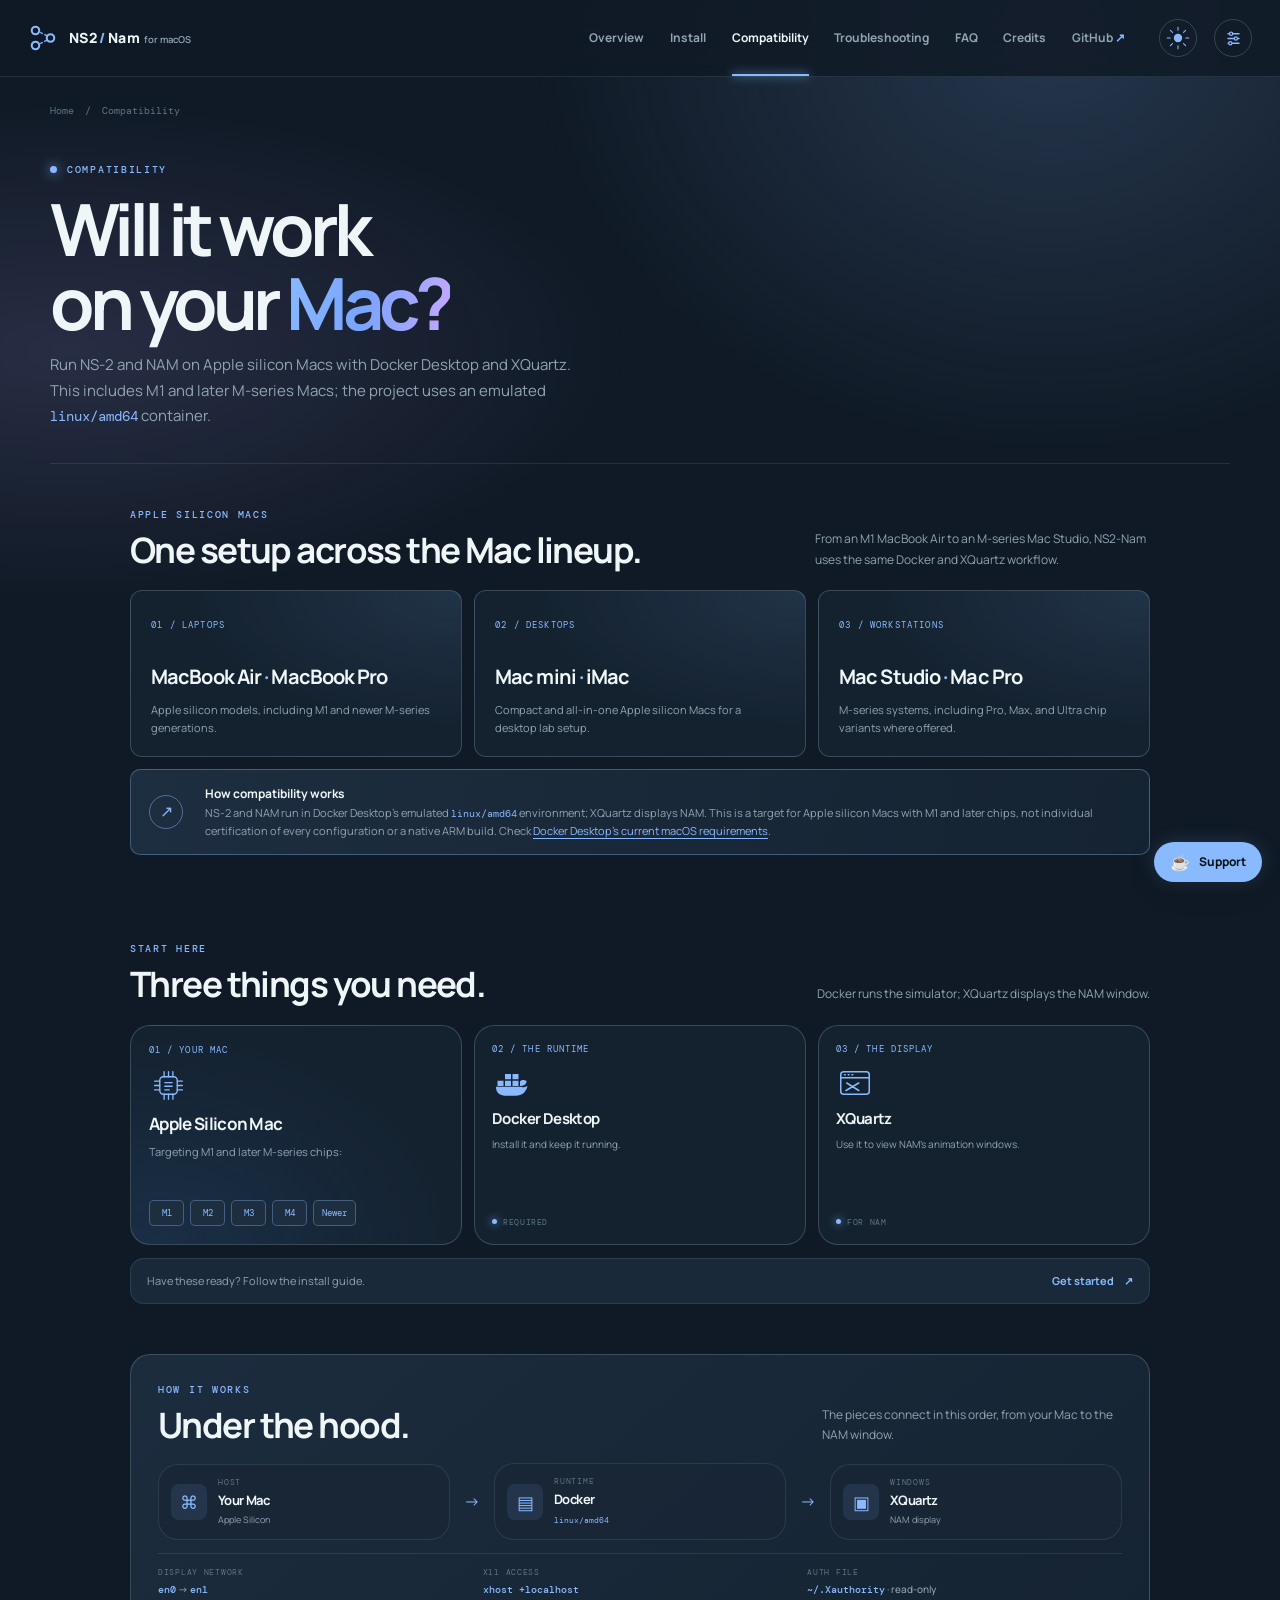
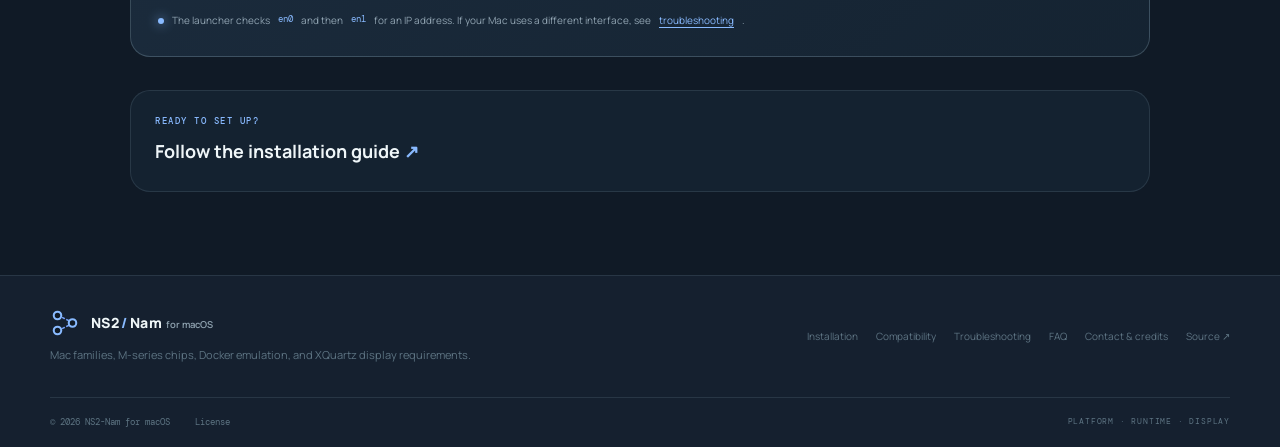
<file: website/compatibility.html>
<!doctype html>
<html lang="en"><head>
  <meta charset="utf-8"><meta name="viewport" content="width=device-width, initial-scale=1"><meta name="theme-color" content="#081018">
  <meta name="description" content="Check whether NS-2 and NAM can run on an Apple silicon MacBook Air, MacBook Pro, Mac mini, iMac, Mac Studio, or Mac Pro, and review Docker and XQuartz requirements.">
  <link rel="canonical" href="https://deeptanu2005.github.io/NS2-Nam-MacOS/compatibility.html"><link rel="icon" href="favicon.svg" type="image/svg+xml"><link rel="preconnect" href="https://fonts.googleapis.com"><link rel="preconnect" href="https://fonts.gstatic.com" crossorigin><link href="https://fonts.googleapis.com/css2?family=DM+Mono:wght@400;500&family=Manrope:wght@400;500;600;700;800&display=swap" rel="stylesheet">
  <link rel="stylesheet" href="css/network_window.css?v=20261029-seam-fix-v7">
  <link rel="stylesheet" href="css/common.css?v=20261102-header-blur-fade-v7">
  <link rel="stylesheet" href="css/animation_engine.css?v=20261029-restructure-v1"><link rel="stylesheet" href="css/compatibility.css">
  <meta property="og:type" content="article"><meta property="og:site_name" content="NS2-Nam for macOS"><meta property="og:title" content="NS-2 & NAM on Apple Silicon Mac | Compatibility Guide"><meta property="og:description" content="MacBook Air, MacBook Pro, Mac mini, iMac, Mac Studio, and Mac Pro compatibility, plus Docker Desktop and XQuartz requirements."><meta property="og:url" content="https://deeptanu2005.github.io/NS2-Nam-MacOS/compatibility.html"><meta property="og:image" content="https://deeptanu2005.github.io/NS2-Nam-MacOS/images/share_img.png"><meta property="og:image:alt" content="NS2-Nam project visual with a NAM network animation"><meta name="twitter:card" content="summary_large_image"><meta name="twitter:title" content="NS-2 & NAM on Apple Silicon Mac | Compatibility"><meta name="twitter:description" content="Apple silicon Mac models, Docker Desktop, and XQuartz requirements for NS2-Nam."><meta name="twitter:image" content="https://deeptanu2005.github.io/NS2-Nam-MacOS/images/share_img.png"><meta name="twitter:image:alt" content="NS2-Nam for macOS with a NAM network animation">
  <title>Run NS-2 & NAM on Apple Silicon Mac | Compatibility</title>
  <script type="application/ld+json">{"@context":"https://schema.org","@graph":[{"@type":"WebPage","name":"NS-2 and NAM on Apple Silicon Mac: Compatibility Guide","url":"https://deeptanu2005.github.io/NS2-Nam-MacOS/compatibility.html","description":"Apple silicon Mac family compatibility and Docker Desktop, linux/amd64, and XQuartz requirements for NS2-Nam."},{"@type":"BreadcrumbList","itemListElement":[{"@type":"ListItem","position":1,"name":"Home","item":"https://deeptanu2005.github.io/NS2-Nam-MacOS/"},{"@type":"ListItem","position":2,"name":"Compatibility","item":"https://deeptanu2005.github.io/NS2-Nam-MacOS/compatibility.html"}]}]}</script>
</head><body><a class="skip-link" href="#main">Skip to content</a><div class="scroll-meter" aria-hidden="true"><span></span></div>
  <header class="site-header"><div class="nav-shell"><a class="brand" href="index.html" aria-label="NS2/Nam for macOS home"><svg class="brand-mark" aria-hidden="true" viewBox="0 0 32 32"><path class="brand-link" d="M9 8 23 15M9 24 23 17"/><circle class="brand-node" cx="8" cy="8" r="4"/><circle class="brand-node" cx="8" cy="24" r="4"/><circle class="brand-node" cx="24" cy="16" r="4"/></svg><span class="brand-wordmark">NS2<span class="brand-dash">/</span>Nam <span class="brand-platform">for macOS</span></span></a><button class="menu-toggle" type="button" aria-expanded="false" aria-controls="primary-nav" aria-label="Open navigation"><span></span><span></span></button><nav class="primary-nav" id="primary-nav" aria-label="Main navigation"><a href="index.html">Overview</a><a href="installation.html">Install</a><a class="active" href="compatibility.html">Compatibility</a><a href="troubleshooting.html">Troubleshooting</a><a href="faq.html">FAQ</a><a href="credits.html">Credits</a><a class="nav-github" href="https://github.com/Deeptanu2005/NS2-Nam-MacOS" target="_blank" rel="noopener noreferrer">GitHub <span aria-hidden="true">↗</span></a></nav><div class="nav-actions"><button class="theme-toggle" type="button" aria-label="Switch color theme" title="Switch color theme"><span aria-hidden="true">◐</span></button></div></div></header>
  <main id="main" class="subpage wrap compatibility-page"><div class="breadcrumbs"><a href="index.html">Home</a><span>/</span><span>Compatibility</span></div>
    <section class="compat-hero"><div class="eyebrow"><span class="status-dot"></span> COMPATIBILITY</div><h1>Will it work<br>on your <span class="gradient-text">Mac?</span></h1><p>Run NS-2 and NAM on Apple silicon Macs with Docker Desktop and XQuartz. This includes M1 and later M-series Macs; the project uses an emulated <code>linux/amd64</code> container.</p></section>

    <section class="compat-section" aria-labelledby="mac-models-title">
      <div class="compat-section-heading"><div><p class="eyebrow">APPLE SILICON MACS</p><h2 id="mac-models-title">One setup across the Mac lineup.</h2></div><p>From an M1 MacBook Air to an M-series Mac Studio, NS2-Nam uses the same Docker and XQuartz workflow.</p></div>
      <div class="compat-family-grid" aria-label="Supported Apple silicon Mac families">
        <article class="compat-family-card"><span>01 / LAPTOPS</span><h3>MacBook Air <i>·</i> MacBook Pro</h3><p>Apple silicon models, including M1 and newer M-series generations.</p></article>
        <article class="compat-family-card"><span>02 / DESKTOPS</span><h3>Mac mini <i>·</i> iMac</h3><p>Compact and all-in-one Apple silicon Macs for a desktop lab setup.</p></article>
        <article class="compat-family-card"><span>03 / WORKSTATIONS</span><h3>Mac Studio <i>·</i> Mac Pro</h3><p>M-series systems, including Pro, Max, and Ultra chip variants where offered.</p></article>
      </div>
      <div class="compat-model-note"><span class="compat-model-note-mark" aria-hidden="true">↗</span><p><b>How compatibility works</b><br>NS-2 and NAM run in Docker Desktop’s emulated <code>linux/amd64</code> environment; XQuartz displays NAM. This is a target for Apple silicon Macs with M1 and later chips, not individual certification of every configuration or a native ARM build. Check <a href="https://docs.docker.com/desktop/setup/install/mac-install/" target="_blank" rel="noopener noreferrer">Docker Desktop’s current macOS requirements</a>.</p></div>
    </section>

    <section class="compat-section compat-simple" aria-labelledby="compat-simple-title">
      <div class="compat-section-heading"><div><p class="eyebrow">START HERE</p><h2 id="compat-simple-title">Three things you need.</h2></div><p>Docker runs the simulator; XQuartz displays the NAM window.</p></div>
      <div class="compat-ready-grid">
        <article class="compat-device-card reveal"><span class="compat-card-index">01 / YOUR MAC</span><div class="compat-chip-icon" aria-hidden="true"><svg viewBox="0 0 48 48"><rect x="12" y="12" width="24" height="24" rx="5"/><path d="M18 5v7m6-7v7m6-7v7m-12 24v7m6-7v7m6-7v7M5 18h7m-7 6h7m-7 6h7m24-12h7m-7 6h7m-7 6h7"/><path d="M19 20h10m-10 5h10m-10 5h6"/></svg></div><h3>Apple Silicon Mac</h3><p>Targeting M1 and later M-series chips:</p><div class="chip-generations" aria-label="M1 and later M-series chips"><span>M1</span><span>M2</span><span>M3</span><span>M4</span><span>Newer</span></div></article>
        <article class="compat-app-card reveal"><span class="compat-card-index">02 / THE RUNTIME</span><div class="compat-app-icon docker-icon" aria-hidden="true"><svg viewBox="0 0 48 40"><path d="M6 17h8v7H6zm10 0h8v7h-8zm10 0h8v7h-8zM16 8h8v7h-8zm10 0h8v7h-8zm-10 18h8v7h-8zm10 0h8v7h-8zM36 18c3-3 7-2 9 0-1 4-4 6-9 6"/><path d="M4 27c1 7 6 10 14 10h12c9 0 14-5 16-13-4 2-7 2-10 1H4z"/></svg></div><h3>Docker Desktop</h3><p>Install it and keep it running.</p><span class="app-status"><i></i> REQUIRED</span></article>
        <article class="compat-app-card reveal"><span class="compat-card-index">03 / THE DISPLAY</span><div class="compat-app-icon xquartz-icon" aria-hidden="true"><svg viewBox="0 0 48 40"><rect x="5" y="5" width="38" height="30" rx="4"/><path d="M5 13h38M10 9h1m4 0h1m4 0h1m-8 11 16 10m0-10L12 30"/></svg></div><h3>XQuartz</h3><p>Use it to view NAM’s animation windows.</p><span class="app-status"><i></i> FOR NAM</span></article>
      </div>
      <a class="compat-install-link" href="installation.html"><span>Have these ready? Follow the install guide.</span><b>Get started <i>↗</i></b></a>
    </section>

    <section class="compat-section compat-technical" aria-labelledby="compat-technical-title">
      <div class="compat-section-heading"><div><p class="eyebrow">HOW IT WORKS</p><h2 id="compat-technical-title">Under the hood.</h2></div><p>The pieces connect in this order, from your Mac to the NAM window.</p></div>
      <div class="compat-flow" aria-label="Runtime flow from Mac to Docker to XQuartz">
        <article class="flow-node reveal"><span class="flow-symbol flow-mac" aria-hidden="true">⌘</span><div><small>HOST</small><h3>Your Mac</h3><p>Apple Silicon</p></div></article><span class="flow-arrow" aria-hidden="true">→</span>
        <article class="flow-node reveal"><span class="flow-symbol flow-docker" aria-hidden="true">▤</span><div><small>RUNTIME</small><h3>Docker</h3><p><code>linux/amd64</code></p></div></article><span class="flow-arrow" aria-hidden="true">→</span>
        <article class="flow-node reveal"><span class="flow-symbol flow-display" aria-hidden="true">▣</span><div><small>WINDOWS</small><h3>XQuartz</h3><p>NAM display</p></div></article>
      </div>
      <div class="compat-detail-strip"><div><span>DISPLAY NETWORK</span><b><code>en0</code> → <code>en1</code></b></div><div><span>X11 ACCESS</span><b><code>xhost +localhost</code></b></div><div><span>AUTH FILE</span><b><code>~/.Xauthority</code> · read-only</b></div></div>
      <p class="compat-caveat"><span class="status-dot status-amber"></span> The launcher checks <code>en0</code> and then <code>en1</code> for an IP address. If your Mac uses a different interface, see <a href="troubleshooting.html">troubleshooting</a>.</p>
    </section>
    <section class="doc-next"><span class="eyebrow">READY TO SET UP?</span><a href="installation.html">Follow the installation guide <span>↗</span></a></section>
  </main>
  <footer class="site-footer"><div class="footer-main wrap"><a class="brand" href="index.html"><svg class="brand-mark" aria-hidden="true" viewBox="0 0 32 32"><path class="brand-link" d="M9 8 23 15M9 24 23 17"/><circle class="brand-node" cx="8" cy="8" r="4"/><circle class="brand-node" cx="8" cy="24" r="4"/><circle class="brand-node" cx="24" cy="16" r="4"/></svg><span class="brand-wordmark">NS2<span class="brand-dash">/</span>Nam <span class="brand-platform">for macOS</span></span></a><p>Mac families, M-series chips, Docker emulation, and XQuartz display requirements.</p><div class="footer-links"><a href="installation.html">Installation</a><a href="compatibility.html">Compatibility</a><a href="troubleshooting.html">Troubleshooting</a><a href="faq.html">FAQ</a><a href="credits.html">Contact &amp; credits</a><a href="https://github.com/Deeptanu2005/NS2-Nam-MacOS" target="_blank" rel="noopener noreferrer">Source ↗</a></div></div><div class="footer-bottom wrap"><span>© <span data-year></span> NS2-Nam for macOS</span><a href="https://github.com/Deeptanu2005/NS2-Nam-MacOS/blob/main/LICENSE" target="_blank" rel="noopener noreferrer">License</a><span class="mono">PLATFORM · RUNTIME · DISPLAY</span></div></footer><div class="toast" role="status" aria-live="polite"></div>
  <script src="js/script.js?v=20261029-footer-route-sync-v1" defer></script>
</body></html>
</file>
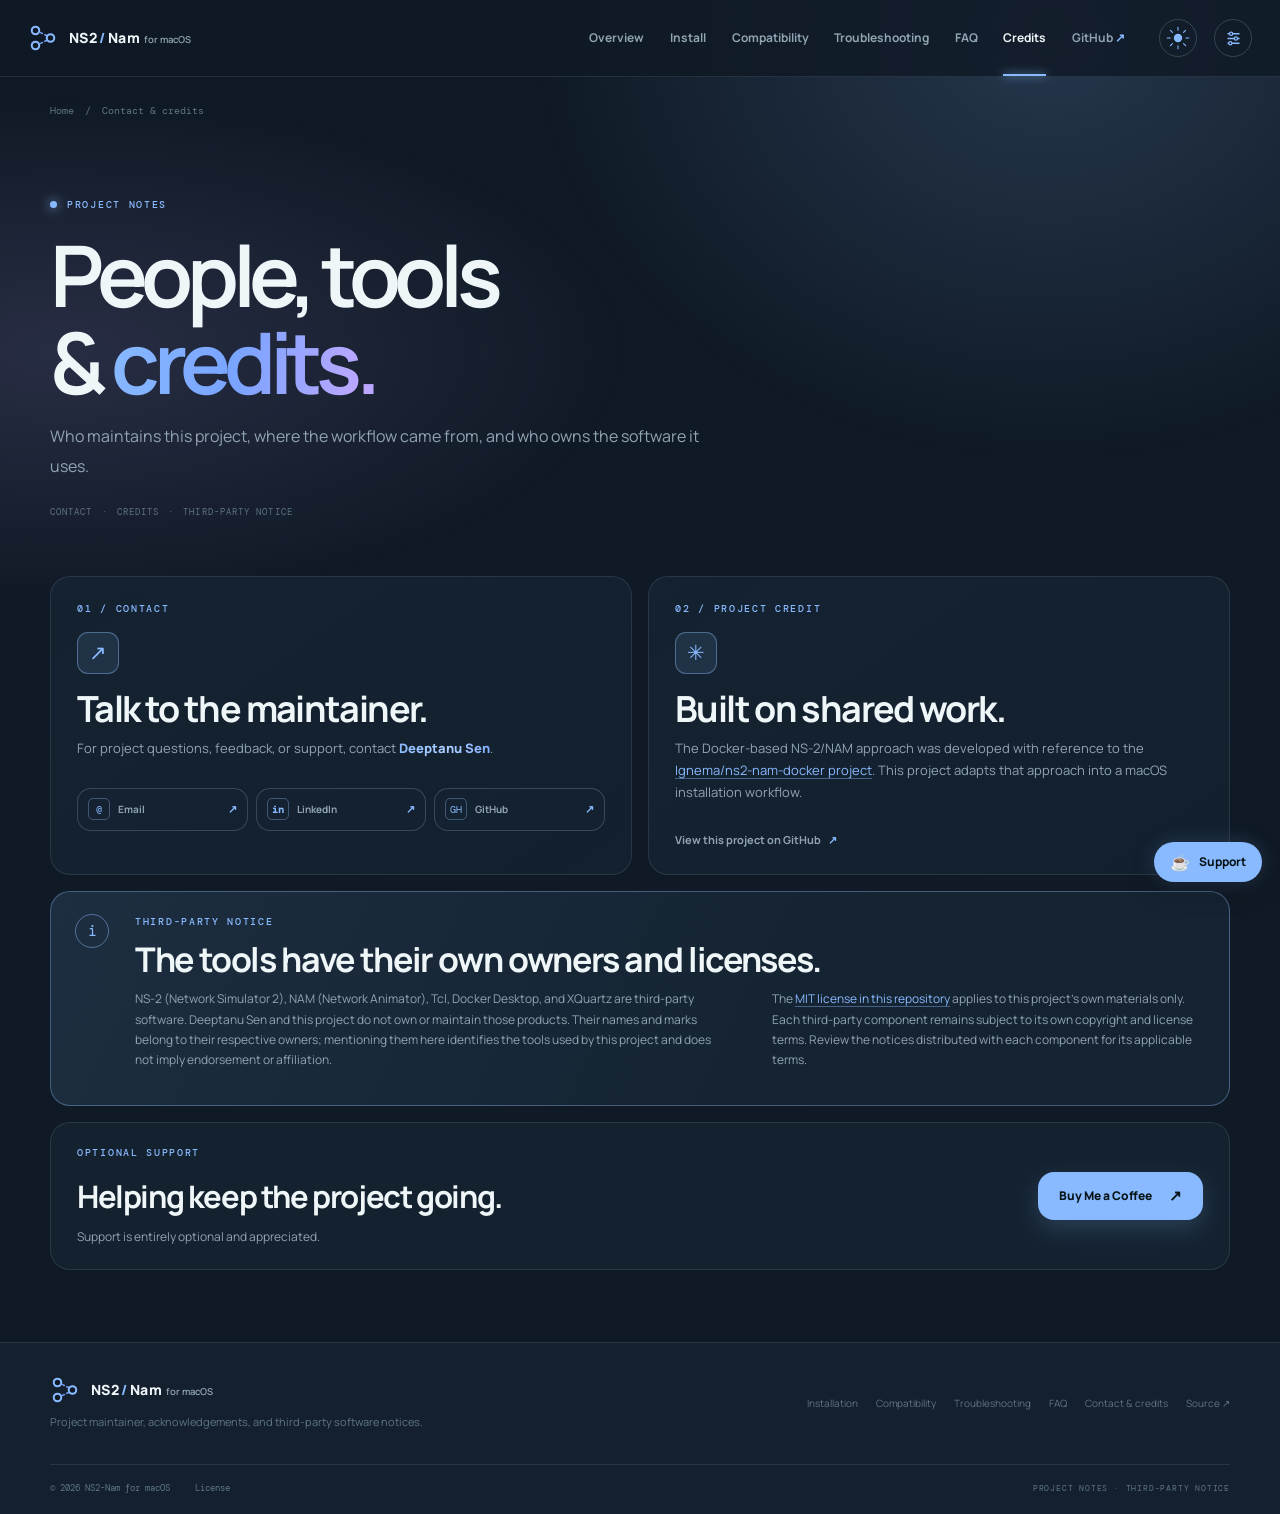
<file: website/credits.html>
<!doctype html>
<html lang="en">
<head>
  <meta charset="utf-8">
  <meta name="viewport" content="width=device-width, initial-scale=1">
  <meta name="theme-color" content="#081018">
  <meta name="description" content="Contact the NS2-Nam for macOS maintainer, see project credits, and read notices about NS-2, NAM, Tcl, and other third-party software.">
  <link rel="canonical" href="https://deeptanu2005.github.io/NS2-Nam-MacOS/credits.html">
  <link rel="icon" href="favicon.svg" type="image/svg+xml">
  <link rel="preconnect" href="https://fonts.googleapis.com">
  <link rel="preconnect" href="https://fonts.gstatic.com" crossorigin>
  <link href="https://fonts.googleapis.com/css2?family=DM+Mono:wght@400;500&family=Manrope:wght@400;500;600;700;800&display=swap" rel="stylesheet">
  <link rel="stylesheet" href="css/network_window.css?v=20261029-seam-fix-v7">
  <link rel="stylesheet" href="css/common.css?v=20261102-header-blur-fade-v7">
  <link rel="stylesheet" href="css/animation_engine.css?v=20261029-restructure-v1">
  <meta property="og:type" content="website">
  <meta property="og:site_name" content="NS2-Nam for macOS">
  <meta property="og:title" content="Contact, Credits & Third-Party Notices | NS2-Nam">
  <meta property="og:description" content="Get in touch with the project maintainer and learn about the third-party software used by NS2-Nam for macOS.">
  <meta property="og:url" content="https://deeptanu2005.github.io/NS2-Nam-MacOS/credits.html">
  <meta property="og:image" content="https://deeptanu2005.github.io/NS2-Nam-MacOS/images/share_img.png">
  <meta property="og:image:alt" content="NS2-Nam for macOS project artwork">
  <meta name="twitter:card" content="summary_large_image">
  <meta name="twitter:title" content="Contact & Credits | NS2-Nam for macOS">
  <meta name="twitter:description" content="Project contact, credits, and third-party software notices.">
  <meta name="twitter:image" content="https://deeptanu2005.github.io/NS2-Nam-MacOS/images/share_img.png">
  <title>Contact, Credits & Third-Party Notices | NS2-Nam for macOS</title>
  <script type="application/ld+json">{"@context":"https://schema.org","@type":"AboutPage","name":"Contact, Credits and Third-Party Notices","url":"https://deeptanu2005.github.io/NS2-Nam-MacOS/credits.html","about":{"@type":"SoftwareApplication","name":"NS2-Nam for macOS","applicationCategory":"DeveloperApplication","operatingSystem":"macOS"},"author":{"@type":"Person","name":"Deeptanu Sen"}}</script>
  <script type="application/ld+json">{"@context":"https://schema.org","@type":"BreadcrumbList","itemListElement":[{"@type":"ListItem","position":1,"name":"Home","item":"https://deeptanu2005.github.io/NS2-Nam-MacOS/"},{"@type":"ListItem","position":2,"name":"Credits","item":"https://deeptanu2005.github.io/NS2-Nam-MacOS/credits.html"}]}</script>
</head>
<body>
  <a class="skip-link" href="#main">Skip to content</a>
  <div class="scroll-meter" aria-hidden="true"><span></span></div>
  <header class="site-header">
    <div class="nav-shell">
      <a class="brand" href="index.html" aria-label="NS2/Nam for macOS home">
        <svg class="brand-mark" aria-hidden="true" viewBox="0 0 32 32"><path class="brand-link" d="M9 8 23 15M9 24 23 17"/><circle class="brand-node" cx="8" cy="8" r="4"/><circle class="brand-node" cx="8" cy="24" r="4"/><circle class="brand-node" cx="24" cy="16" r="4"/></svg>
        <span class="brand-wordmark">NS2<span class="brand-dash">/</span>Nam <span class="brand-platform">for macOS</span></span>
      </a>
      <button class="menu-toggle" type="button" aria-expanded="false" aria-controls="primary-nav" aria-label="Open navigation"><span></span><span></span></button>
      <nav class="primary-nav" id="primary-nav" aria-label="Main navigation">
        <a href="index.html">Overview</a><a href="installation.html">Install</a><a href="compatibility.html">Compatibility</a><a href="troubleshooting.html">Troubleshooting</a><a href="faq.html">FAQ</a><a class="active" href="credits.html">Credits</a>
      <a class="nav-github" href="https://github.com/Deeptanu2005/NS2-Nam-MacOS" target="_blank" rel="noopener noreferrer">GitHub <span aria-hidden="true">↗</span></a></nav>
      <div class="nav-actions"><button class="theme-toggle" type="button" aria-label="Switch color theme" title="Switch color theme"><span aria-hidden="true">◐</span></button></div>
    </div>
  </header>
  <main id="main" class="subpage wrap credits-page">
    <div class="breadcrumbs"><a href="index.html">Home</a><span>/</span><span>Contact & credits</span></div>
    <section class="page-hero">
      <div class="eyebrow"><span class="status-dot"></span> PROJECT NOTES</div>
      <h1>People, tools<br>&amp; <span class="gradient-text">credits.</span></h1>
      <p>Who maintains this project, where the workflow came from, and who owns the software it uses.</p>
      <div class="page-hero-meta"><span>CONTACT</span><span>·</span><span>CREDITS</span><span>·</span><span>THIRD-PARTY NOTICE</span></div>
    </section>

    <section class="credits-grid" aria-label="Contact and project credits">
      <article class="credit-card credit-contact reveal">
        <span class="feature-index">01 / CONTACT</span>
        <div class="credit-icon" aria-hidden="true">↗</div>
        <h2>Talk to the maintainer.</h2>
        <p>For project questions, feedback, or support, contact <span class="developer-name">Deeptanu Sen</span>.</p>
        <nav class="contact-links" aria-label="Contact Deeptanu Sen">
          <a href="mailto:deeptanusends2005@gmail.com"><span class="contact-link-icon" aria-hidden="true">@</span><span>Email</span><span class="contact-link-arrow" aria-hidden="true">↗</span></a>
          <a href="https://www.linkedin.com/in/deeptanu-sen/" target="_blank" rel="noopener noreferrer"><span class="contact-link-icon contact-link-in" aria-hidden="true">in</span><span>LinkedIn</span><span class="contact-link-arrow" aria-hidden="true">↗</span></a>
          <a href="https://github.com/Deeptanu2005" target="_blank" rel="noopener noreferrer"><span class="contact-link-icon" aria-hidden="true">GH</span><span>GitHub</span><span class="contact-link-arrow" aria-hidden="true">↗</span></a>
        </nav>
      </article>
      <article class="credit-card reveal reveal-delay">
        <span class="feature-index">02 / PROJECT CREDIT</span>
        <div class="credit-icon" aria-hidden="true">✳</div>
        <h2>Built on shared work.</h2>
        <p>The Docker-based NS-2/NAM approach was developed with reference to the <a href="https://github.com/Ignema/ns2-nam-docker" target="_blank" rel="noopener noreferrer">Ignema/ns2-nam-docker project</a>. This project adapts that approach into a macOS installation workflow.</p>
        <a class="credit-secondary" href="https://github.com/Deeptanu2005/NS2-Nam-MacOS" target="_blank" rel="noopener noreferrer">View this project on GitHub <span>↗</span></a>
      </article>
    </section>

    <section class="third-party-notice reveal" aria-labelledby="third-party-title">
      <div class="notice-mark" aria-hidden="true">i</div>
      <div>
        <p class="eyebrow">THIRD-PARTY NOTICE</p>
        <h2 id="third-party-title">The tools have their own owners and licenses.</h2>
        <p>NS-2 (Network Simulator 2), NAM (Network Animator), Tcl, Docker Desktop, and XQuartz are third-party software. Deeptanu Sen and this project do not own or maintain those products. Their names and marks belong to their respective owners; mentioning them here identifies the tools used by this project and does not imply endorsement or affiliation.</p>
        <p>The <a href="https://github.com/Deeptanu2005/NS2-Nam-MacOS/blob/main/LICENSE" target="_blank" rel="noopener noreferrer">MIT license in this repository</a> applies to this project’s own materials only. Each third-party component remains subject to its own copyright and license terms. Review the notices distributed with each component for its applicable terms.</p>
      </div>
    </section>

    <section class="credits-support reveal reveal-delay">
      <div><p class="eyebrow">OPTIONAL SUPPORT</p><h2>Helping keep the project going.</h2><p>Support is entirely optional and appreciated.</p></div>
      <a class="button button-primary" href="https://www.buymeacoffee.com/deeptanusen" target="_blank" rel="noopener noreferrer">Buy Me a Coffee <span>↗</span></a>
    </section>
  </main>
  <footer class="site-footer"><div class="footer-main wrap"><a class="brand" href="index.html"><svg class="brand-mark" aria-hidden="true" viewBox="0 0 32 32"><path class="brand-link" d="M9 8 23 15M9 24 23 17"/><circle class="brand-node" cx="8" cy="8" r="4"/><circle class="brand-node" cx="8" cy="24" r="4"/><circle class="brand-node" cx="24" cy="16" r="4"/></svg><span class="brand-wordmark">NS2<span class="brand-dash">/</span>Nam <span class="brand-platform">for macOS</span></span></a><p>Project maintainer, acknowledgements, and third-party software notices.</p><div class="footer-links"><a href="installation.html">Installation</a><a href="compatibility.html">Compatibility</a><a href="troubleshooting.html">Troubleshooting</a><a href="faq.html">FAQ</a><a href="credits.html">Contact &amp; credits</a><a href="https://github.com/Deeptanu2005/NS2-Nam-MacOS" target="_blank" rel="noopener noreferrer">Source ↗</a></div></div><div class="footer-bottom wrap"><span>© <span data-year></span> NS2-Nam for macOS</span><a href="https://github.com/Deeptanu2005/NS2-Nam-MacOS/blob/main/LICENSE" target="_blank" rel="noopener noreferrer">License</a><span class="mono">PROJECT NOTES · THIRD-PARTY NOTICE</span></div></footer>
  <div class="toast" role="status" aria-live="polite"></div>
  <script src="js/script.js?v=20261029-footer-route-sync-v1" defer></script>
</body>
</html>
</file>
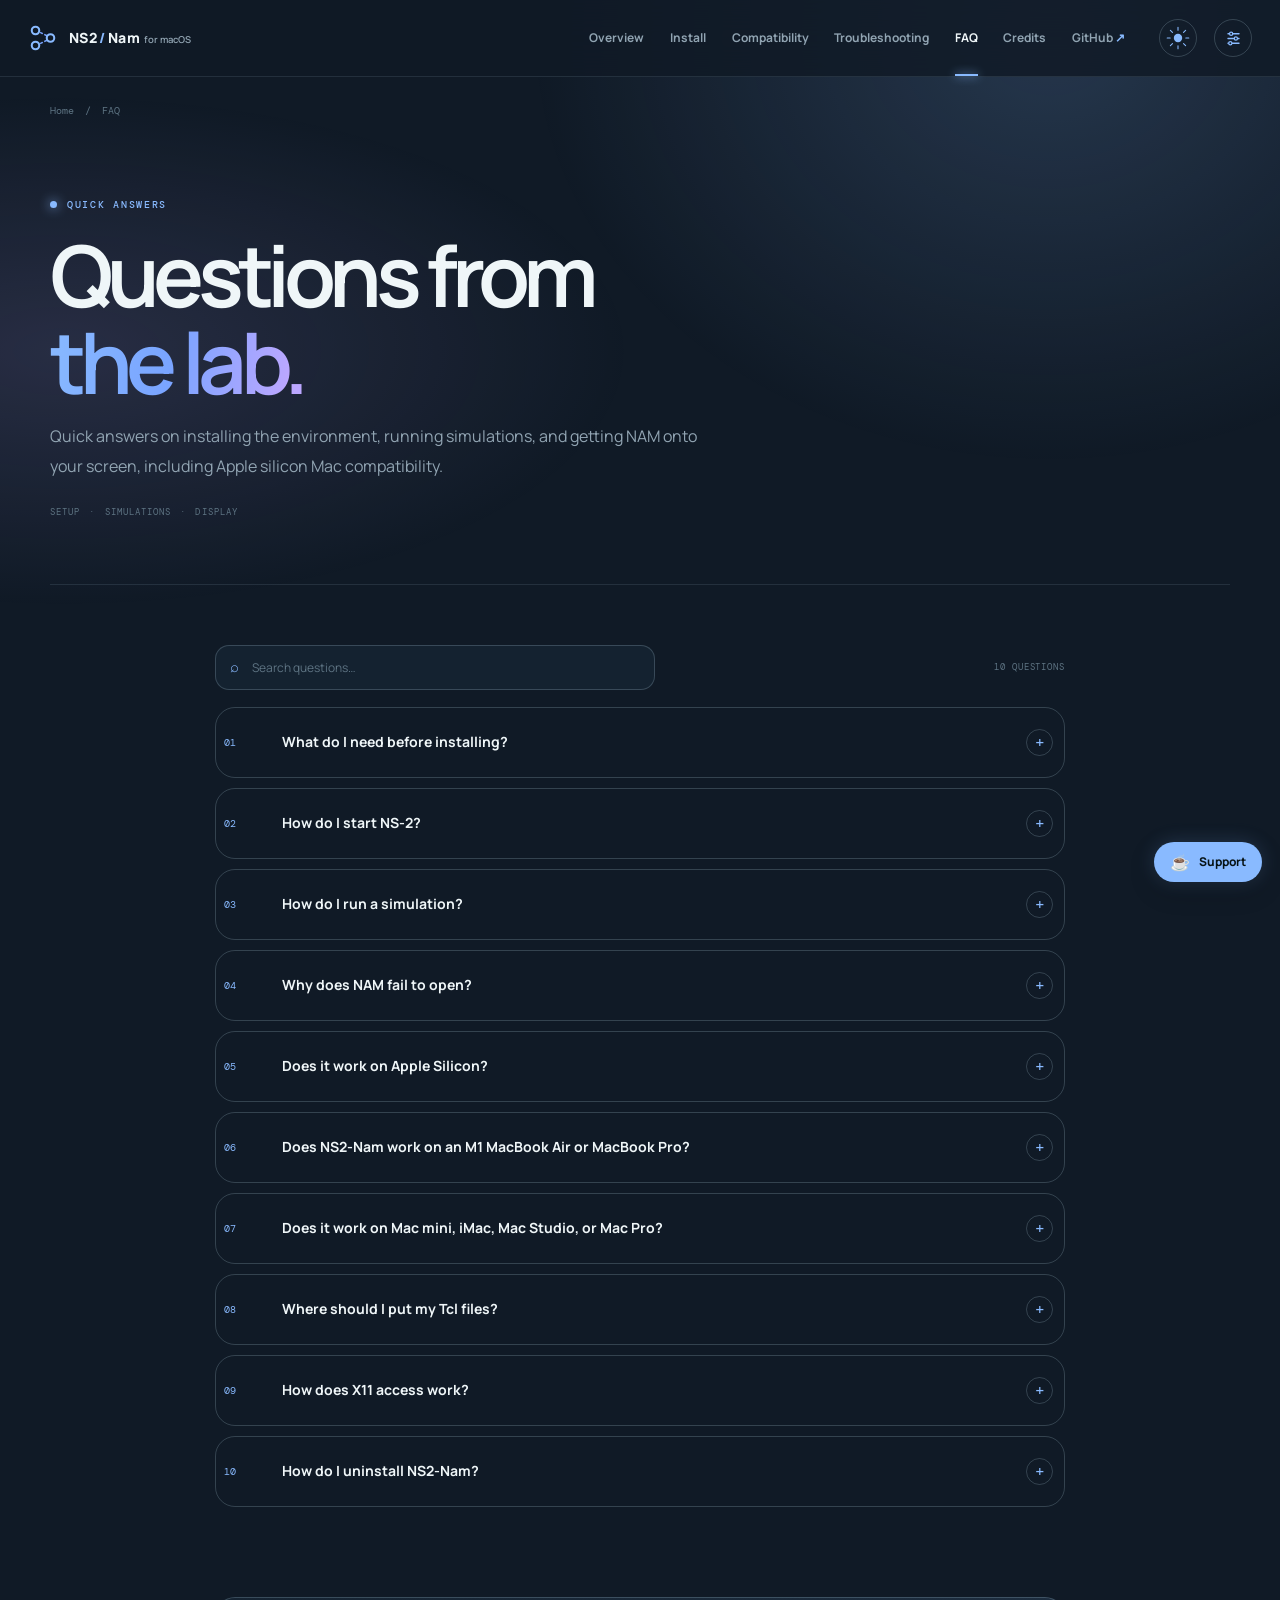
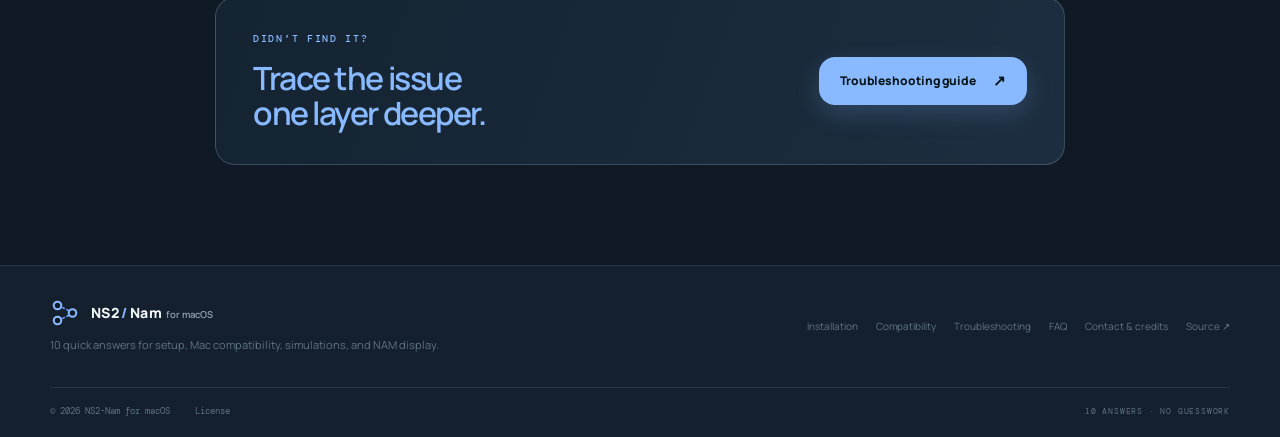
<file: website/faq.html>
<!doctype html>
<html lang="en"><head>
  <meta charset="utf-8"><meta name="viewport" content="width=device-width, initial-scale=1"><meta name="theme-color" content="#081018">
  <meta name="description" content="Answers to common questions about installing NS-2 and NAM on Apple Silicon macOS, running Tcl simulations, XQuartz, Docker, and the sample NAM trace.">
  <link rel="canonical" href="https://deeptanu2005.github.io/NS2-Nam-MacOS/faq.html"><link rel="icon" href="favicon.svg" type="image/svg+xml"><link rel="preconnect" href="https://fonts.googleapis.com"><link rel="preconnect" href="https://fonts.gstatic.com" crossorigin><link href="https://fonts.googleapis.com/css2?family=DM+Mono:wght@400;500&family=Manrope:wght@400;500;600;700;800&display=swap" rel="stylesheet">
  <link rel="stylesheet" href="css/network_window.css?v=20261029-seam-fix-v7">
  <link rel="stylesheet" href="css/common.css?v=20261102-header-blur-fade-v7">
  <link rel="stylesheet" href="css/animation_engine.css?v=20261029-restructure-v1">
  <meta property="og:type" content="article"><meta property="og:site_name" content="NS2-Nam for macOS"><meta property="og:title" content="NS-2 and NAM for macOS: Frequently Asked Questions"><meta property="og:description" content="Installation, simulation, XQuartz, and Docker answers for NS2-Nam on Apple Silicon Macs."><meta property="og:url" content="https://deeptanu2005.github.io/NS2-Nam-MacOS/faq.html"><meta property="og:image" content="https://deeptanu2005.github.io/NS2-Nam-MacOS/images/share_img.png"><meta property="og:image:alt" content="NS2-Nam for macOS and a NAM network topology"><meta name="twitter:card" content="summary_large_image"><meta name="twitter:title" content="NS-2 and NAM for macOS: FAQ"><meta name="twitter:description" content="Answers about NS2-Nam installation, Tcl simulations, and NAM display."><meta name="twitter:image" content="https://deeptanu2005.github.io/NS2-Nam-MacOS/images/share_img.png"><meta name="twitter:image:alt" content="NS2-Nam for macOS with a NAM network animation">
  <title>NS-2 and NAM for macOS FAQ | NS2-Nam</title>
  <script type="application/ld+json">{"@context":"https://schema.org","@graph":[{"@type":"FAQPage","mainEntity":[{"@type":"Question","name":"What do I need before installing?","acceptedAnswer":{"@type":"Answer","text":"Install Docker Desktop and XQuartz, and make sure Docker Desktop is running. The installer needs an internet connection to download the project files and build the Docker image."}},{"@type":"Question","name":"How do I start NS-2?","acceptedAnswer":{"@type":"Answer","text":"Run ns2 in Terminal. This opens an interactive shell in the Docker environment. The ~/NS2Nam/simulations folder is available inside the container at /simulations."}},{"@type":"Question","name":"How do I run a simulation?","acceptedAnswer":{"@type":"Answer","text":"From the ns2 shell, run ns send_receive.tcl. The sample creates send_receive.nam and opens it in NAM when the simulation finishes."}},{"@type":"Question","name":"Why does NAM fail to open?","acceptedAnswer":{"@type":"Answer","text":"Make sure XQuartz is installed and running. The installer enables local X11 connections with xhost +localhost. The launcher requires ~/.Xauthority and mounts it read-only into the container."}},{"@type":"Question","name":"Does it work on Apple Silicon?","acceptedAnswer":{"@type":"Answer","text":"Yes. NS2-Nam targets Apple silicon Macs and runs its NS-2/NAM image as linux/amd64 through Docker Desktop emulation. NAM’s graphical window requires XQuartz."}},{"@type":"Question","name":"Does NS2-Nam work on an M1 MacBook Air or MacBook Pro?","acceptedAnswer":{"@type":"Answer","text":"The project targets Apple silicon Macs with M1 and later M-series chips, including MacBook Air and MacBook Pro. It runs the linux/amd64 image through Docker Desktop emulation and uses XQuartz for NAM. Individual Mac configurations are not separately certified; check Docker Desktop's current macOS requirements."}},{"@type":"Question","name":"Does it work on Mac mini, iMac, Mac Studio, or Mac Pro?","acceptedAnswer":{"@type":"Answer","text":"The project targets Apple silicon versions of Mac mini, iMac, Mac Studio, and Mac Pro with M-series chips. NS-2 and NAM run in Docker Desktop's linux/amd64 environment, and XQuartz displays NAM. This target platform statement is not individual certification of every model or configuration."}},{"@type":"Question","name":"Where should I put my Tcl files?","acceptedAnswer":{"@type":"Answer","text":"Put Tcl files in ~/NS2Nam/simulations on macOS. They appear in /simulations inside the ns2 environment and remain on your Mac between sessions."}},{"@type":"Question","name":"How does X11 access work?","acceptedAnswer":{"@type":"Answer","text":"The installer runs xhost +localhost to allow local clients, including Docker, to connect to XQuartz. The launcher mounts ~/.Xauthority read-only. The uninstaller runs xhost -localhost to revoke the grant."}},{"@type":"Question","name":"How do I uninstall NS2-Nam?","acceptedAnswer":{"@type":"Answer","text":"Download and run the uninstaller from the README. It requires confirmation, preserves your simulations, and does not remove other Docker images, containers, volumes, or Docker Desktop data."}}]},{"@type":"BreadcrumbList","itemListElement":[{"@type":"ListItem","position":1,"name":"Home","item":"https://deeptanu2005.github.io/NS2-Nam-MacOS/"},{"@type":"ListItem","position":2,"name":"FAQ","item":"https://deeptanu2005.github.io/NS2-Nam-MacOS/faq.html"}]}]}</script>
</head><body><a class="skip-link" href="#main">Skip to content</a><div class="scroll-meter" aria-hidden="true"><span></span></div>
  <header class="site-header"><div class="nav-shell"><a class="brand" href="index.html" aria-label="NS2/Nam for macOS home"><svg class="brand-mark" aria-hidden="true" viewBox="0 0 32 32"><path class="brand-link" d="M9 8 23 15M9 24 23 17"/><circle class="brand-node" cx="8" cy="8" r="4"/><circle class="brand-node" cx="8" cy="24" r="4"/><circle class="brand-node" cx="24" cy="16" r="4"/></svg><span class="brand-wordmark">NS2<span class="brand-dash">/</span>Nam <span class="brand-platform">for macOS</span></span></a><button class="menu-toggle" type="button" aria-expanded="false" aria-controls="primary-nav" aria-label="Open navigation"><span></span><span></span></button><nav class="primary-nav" id="primary-nav" aria-label="Main navigation"><a href="index.html">Overview</a><a href="installation.html">Install</a><a href="compatibility.html">Compatibility</a><a href="troubleshooting.html">Troubleshooting</a><a class="active" href="faq.html">FAQ</a><a href="credits.html">Credits</a><a class="nav-github" href="https://github.com/Deeptanu2005/NS2-Nam-MacOS" target="_blank" rel="noopener noreferrer">GitHub <span aria-hidden="true">↗</span></a></nav><div class="nav-actions"><button class="theme-toggle" type="button" aria-label="Switch color theme" title="Switch color theme"><span aria-hidden="true">◐</span></button></div></div></header>
  <main id="main" class="subpage wrap"><div class="breadcrumbs"><a href="index.html">Home</a><span>/</span><span>FAQ</span></div>
    <section class="page-hero"><div class="eyebrow"><span class="status-dot"></span> QUICK ANSWERS</div><h1>Questions from<br><span class="gradient-text">the lab.</span></h1><p>Quick answers on installing the environment, running simulations, and getting NAM onto your screen, including Apple silicon Mac compatibility.</p><div class="page-hero-meta"><span>SETUP</span><span>·</span><span>SIMULATIONS</span><span>·</span><span>DISPLAY</span></div></section>
    <section class="faq-shell"><div class="faq-tools"><label class="faq-search"><span aria-hidden="true">⌕</span><input type="search" id="faq-search" placeholder="Search questions…" aria-label="Search frequently asked questions"></label><span class="faq-count"><span data-faq-count>10</span> <span data-faq-count-label>QUESTIONS</span></span></div><div class="faq-list" id="faq-list">
      <details class="faq-item" id="requirements" data-keywords="requirements install docker xquartz internet"><summary><span class="faq-num">01</span><span>What do I need before installing?</span><i aria-hidden="true">+</i></summary><div class="faq-answer"><p>Install Docker Desktop and XQuartz, and make sure Docker Desktop is running. The installer needs an internet connection to download the project files and build the Docker image.</p><a href="installation.html#requirements">Installation requirements ↗</a></div></details>
      <details class="faq-item" id="launch" data-keywords="start ns2 terminal docker shell"><summary><span class="faq-num">02</span><span>How do I start NS-2?</span><i aria-hidden="true">+</i></summary><div class="faq-answer"><p>Run <code>ns2</code> in Terminal. It opens an interactive shell in the Docker environment. Your <code>~/NS2Nam/simulations</code> folder is available inside the container at <code>/simulations</code>.</p><a href="installation.html#launch">Launch guide ↗</a></div></details>
      <details class="faq-item" id="run-simulation" data-keywords="run simulation tcl send_receive nam trace"><summary><span class="faq-num">03</span><span>How do I run a simulation?</span><i aria-hidden="true">+</i></summary><div class="faq-answer"><p>From the NS2-Nam shell, run the Tcl script with <code>ns</code>:</p><div class="code-block"><div class="code-head"><span>NS2-NAM SHELL</span><button class="copy-button" data-copy="ns send_receive.tcl" aria-label="Copy sample simulation command">COPY</button></div><pre><code>ns send_receive.tcl</code></pre></div><p>The sample creates <code>send_receive.nam</code> and opens it in NAM when the simulation finishes. Open it manually with <code>nam send_receive.nam</code>.</p></div></details>
      <details class="faq-item" id="nam-window" data-keywords="nam window not open display xquartz xhost graphics"><summary><span class="faq-num">04</span><span>Why does NAM fail to open?</span><i aria-hidden="true">+</i></summary><div class="faq-answer"><p>Make sure XQuartz is installed and running. The installer enables local X11 connections with <code>xhost +localhost</code>. The launcher requires <code>~/.Xauthority</code> and mounts it read-only into the container.</p><a href="troubleshooting.html#display">Troubleshoot NAM display ↗</a></div></details>
      <details class="faq-item" data-keywords="apple silicon arm64 amd64 docker"><summary><span class="faq-num">05</span><span>Does it work on Apple Silicon?</span><i aria-hidden="true">+</i></summary><div class="faq-answer"><p>Yes. Docker runs the NS-2/NAM image as <code>linux/amd64</code> on Apple Silicon.</p><a href="compatibility.html">Compatibility notes ↗</a></div></details>
      <details class="faq-item" data-keywords="m1 m2 m3 m4 m5 macbook air pro apple silicon arm64 amd64"><summary><span class="faq-num">06</span><span>Does NS2-Nam work on an M1 MacBook Air or MacBook Pro?</span><i aria-hidden="true">+</i></summary><div class="faq-answer"><p>The project targets Apple silicon Macs with M1 and later M-series chips, including MacBook Air and MacBook Pro. It runs the <code>linux/amd64</code> image through Docker Desktop emulation, and NAM’s graphical window uses XQuartz. Individual Mac configurations are not separately certified; check Docker Desktop’s current macOS requirements.</p><a href="compatibility.html">Read Mac compatibility details ↗</a></div></details>
      <details class="faq-item" data-keywords="mac mini imac mac studio mac pro m1 m2 m3 m4 apple silicon desktop"><summary><span class="faq-num">07</span><span>Does it work on Mac mini, iMac, Mac Studio, or Mac Pro?</span><i aria-hidden="true">+</i></summary><div class="faq-answer"><p>The project targets Apple silicon versions of Mac mini, iMac, Mac Studio, and Mac Pro with M-series chips. NS-2 and NAM run in Docker Desktop’s <code>linux/amd64</code> environment, and XQuartz displays NAM. This target platform statement is not individual certification of every model or configuration.</p><a href="compatibility.html">Check platform and setup requirements ↗</a></div></details>
      <details class="faq-item" data-keywords="files scripts tcl folder path simulations"><summary><span class="faq-num">08</span><span>Where should I put my Tcl files?</span><i aria-hidden="true">+</i></summary><div class="faq-answer"><p>Put them in <code>~/NS2Nam/simulations</code> on macOS. They appear in <code>/simulations</code> inside the <code>ns2</code> environment and remain on your Mac between sessions.</p></div></details>
      <details class="faq-item" data-keywords="docker x11 xhost authority access security"><summary><span class="faq-num">09</span><span>How does X11 access work?</span><i aria-hidden="true">+</i></summary><div class="faq-answer"><p>The installer runs <code>xhost +localhost</code> to allow local clients, including Docker, to connect to XQuartz. The launcher mounts <code>~/.Xauthority</code> read-only. The uninstaller runs <code>xhost -localhost</code> to revoke the grant.</p></div></details>
      <details class="faq-item" data-keywords="uninstall remove preserve simulations docker image"><summary><span class="faq-num">10</span><span>How do I uninstall NS2-Nam?</span><i aria-hidden="true">+</i></summary><div class="faq-answer"><p>Download and run the uninstaller from the README. It requires confirmation, preserves your simulations, and does not remove other Docker images, containers, volumes, or Docker Desktop data.</p><a href="https://github.com/Deeptanu2005/NS2-Nam-MacOS#uninstallation" target="_blank" rel="noopener noreferrer">Read uninstallation instructions ↗</a></div></details>
      <div class="faq-empty" hidden>No questions matched. Try another search.</div>
    </div></section>
    <section class="faq-cta"><div><p class="eyebrow">DIDN’T FIND IT?</p><h2>Trace the issue<br>one layer deeper.</h2></div><a class="button button-primary" href="troubleshooting.html">Troubleshooting guide <span>↗</span></a></section>
  </main>
  <footer class="site-footer"><div class="footer-main wrap"><a class="brand" href="index.html"><svg class="brand-mark" aria-hidden="true" viewBox="0 0 32 32"><path class="brand-link" d="M9 8 23 15M9 24 23 17"/><circle class="brand-node" cx="8" cy="8" r="4"/><circle class="brand-node" cx="8" cy="24" r="4"/><circle class="brand-node" cx="24" cy="16" r="4"/></svg><span class="brand-wordmark">NS2<span class="brand-dash">/</span>Nam <span class="brand-platform">for macOS</span></span></a><p><span data-faq-total>10</span> quick answers for setup, Mac compatibility, simulations, and NAM display.</p><div class="footer-links"><a href="installation.html">Installation</a><a href="compatibility.html">Compatibility</a><a href="troubleshooting.html">Troubleshooting</a><a href="faq.html">FAQ</a><a href="credits.html">Contact &amp; credits</a><a href="https://github.com/Deeptanu2005/NS2-Nam-MacOS" target="_blank" rel="noopener noreferrer">Source ↗</a></div></div><div class="footer-bottom wrap"><span>© <span data-year></span> NS2-Nam for macOS</span><a href="https://github.com/Deeptanu2005/NS2-Nam-MacOS/blob/main/LICENSE" target="_blank" rel="noopener noreferrer">License</a><span class="mono"><span data-faq-total>10</span> ANSWERS · NO GUESSWORK</span></div></footer><div class="toast" role="status" aria-live="polite"></div>
  <script src="js/script.js?v=20261029-footer-route-sync-v1" defer></script>
  <script src="js/faq.js" defer></script>
</body></html>
</file>
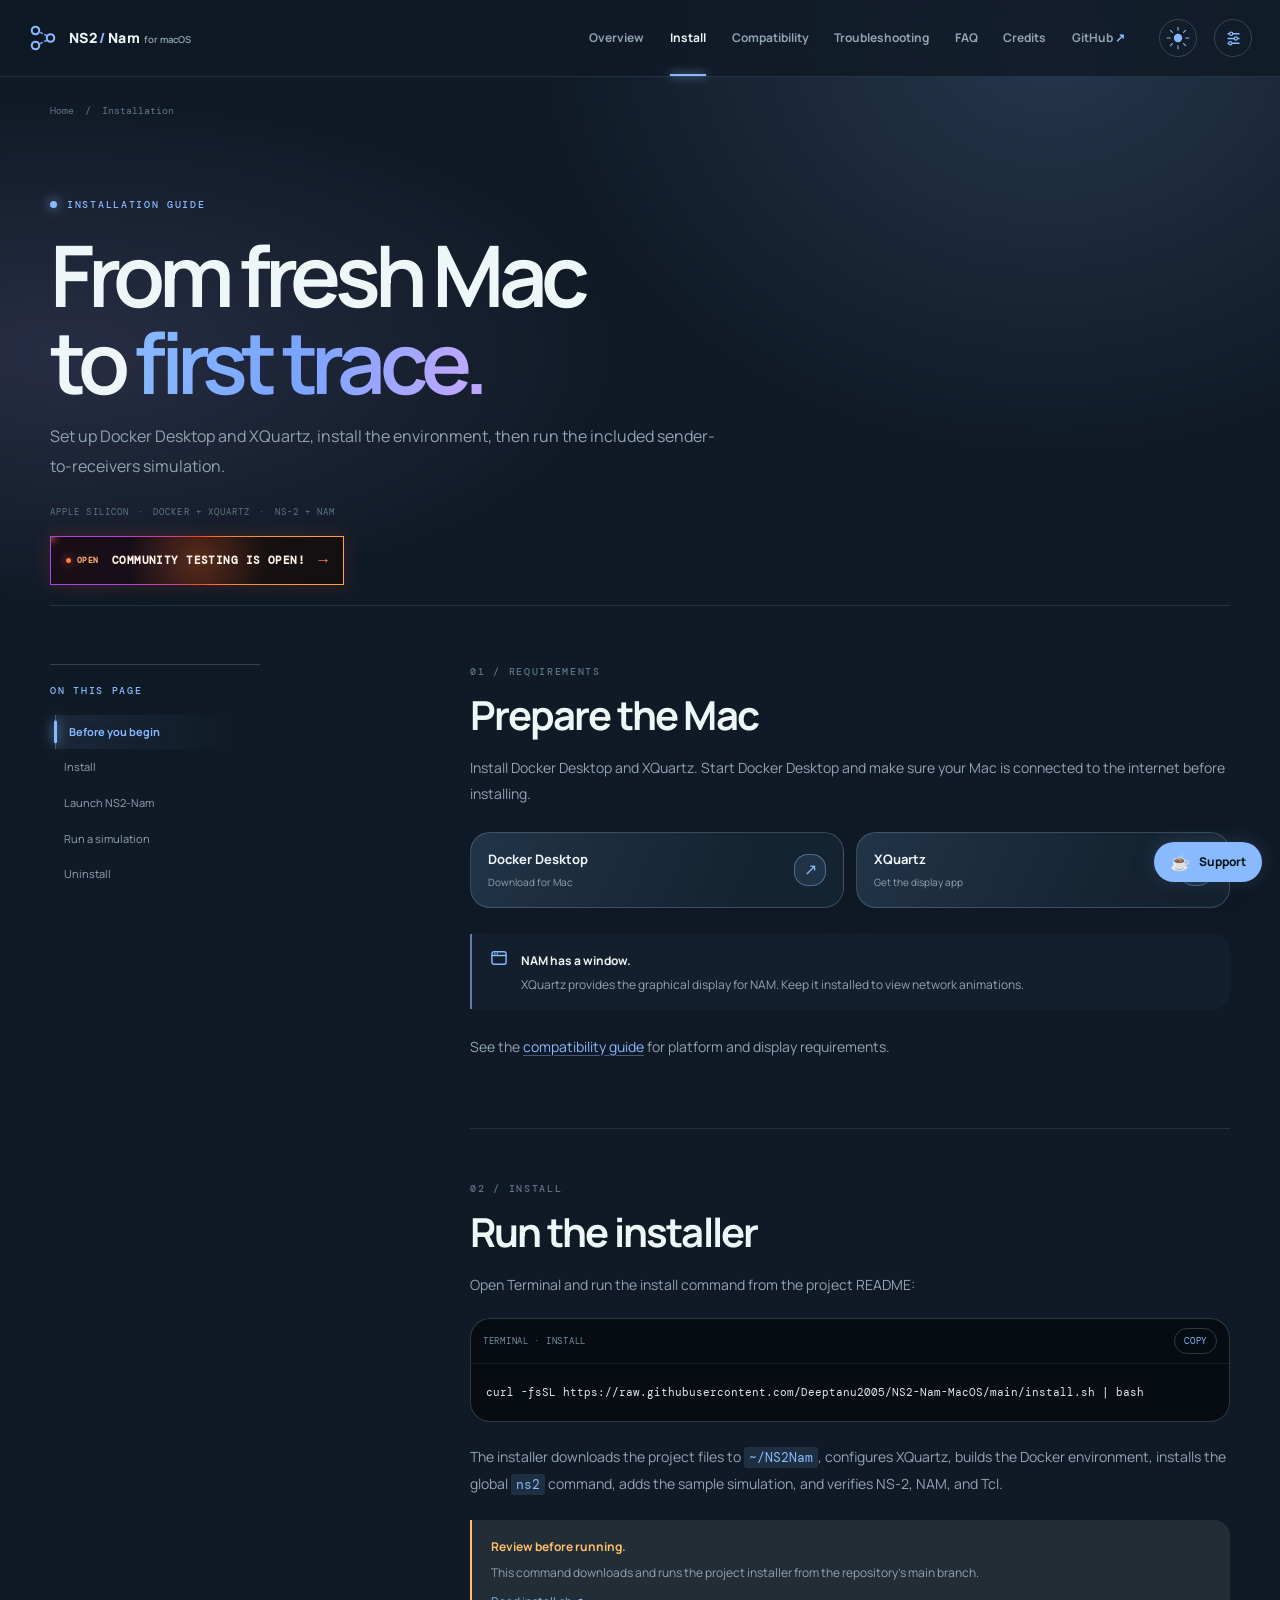
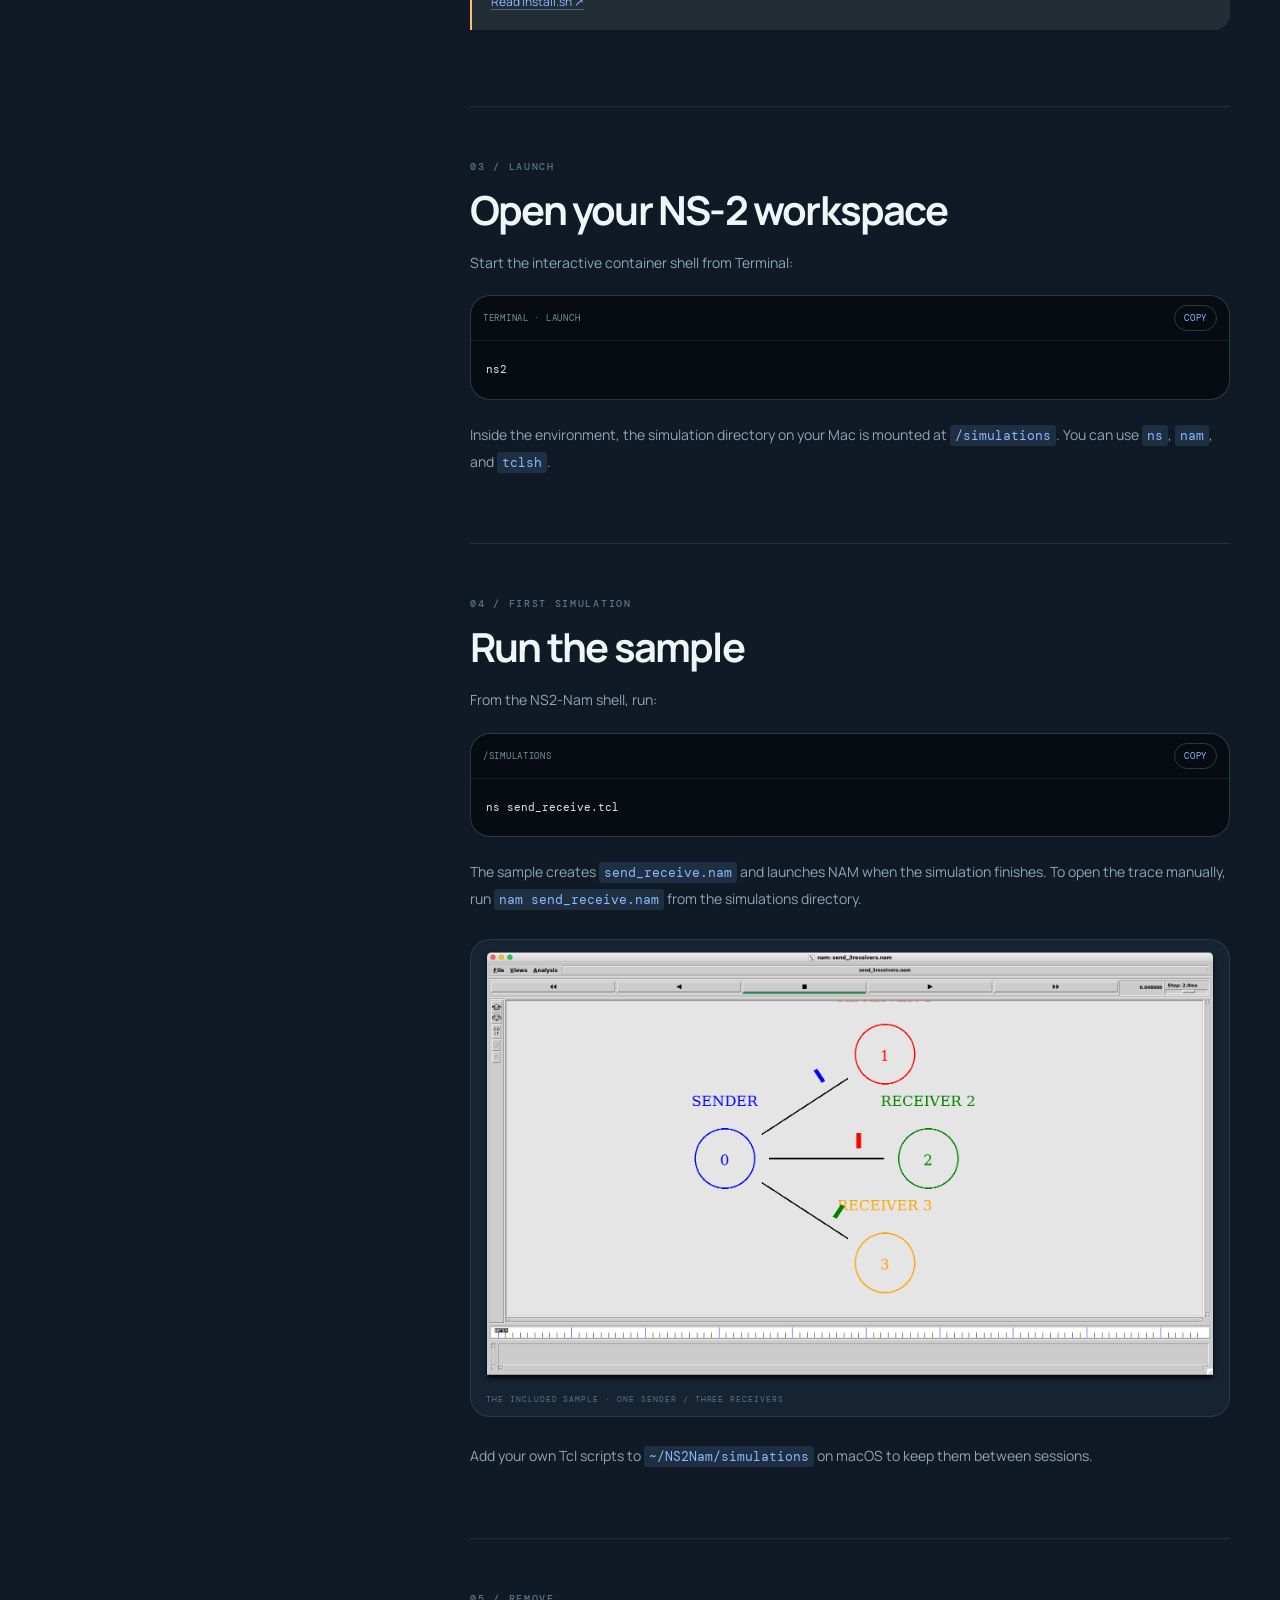
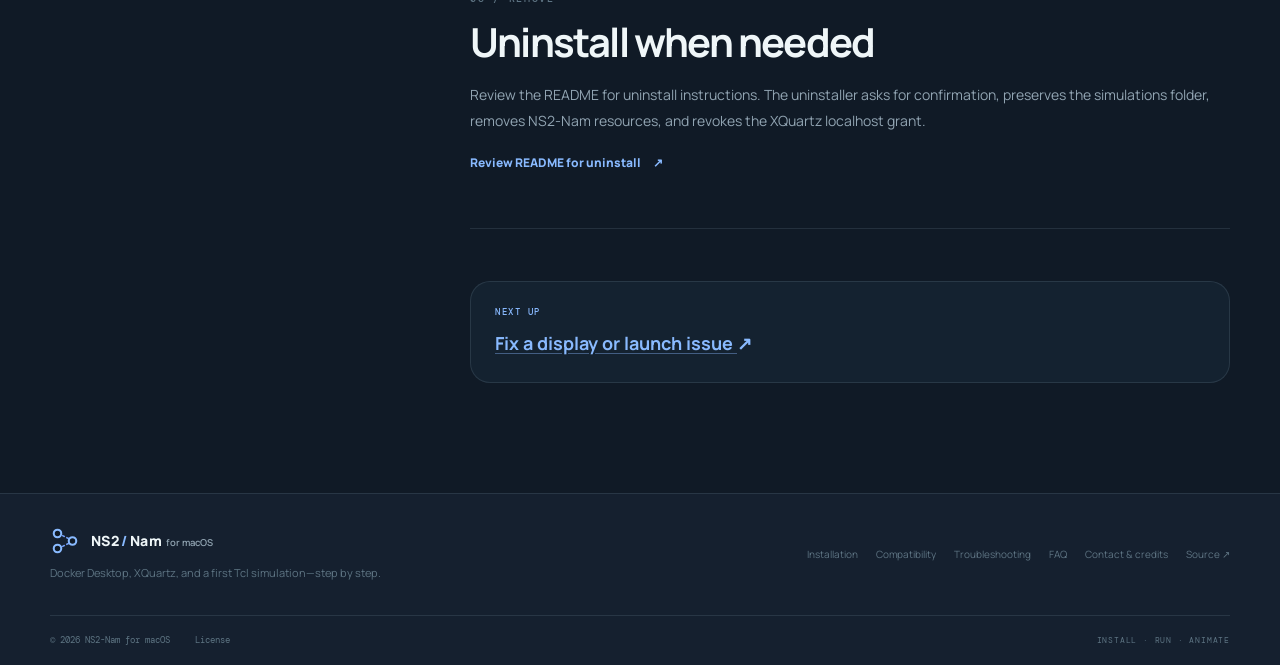
<file: website/installation.html>
<!doctype html>
<html lang="en">
<head>
  <meta charset="utf-8"><meta name="viewport" content="width=device-width, initial-scale=1"><meta name="theme-color" content="#081018">
  <meta name="description" content="Install NS-2 and NAM on an Apple Silicon Mac with Docker Desktop and XQuartz. Follow the NS2-Nam setup steps and start the sample simulation.">
  <link rel="canonical" href="https://deeptanu2005.github.io/NS2-Nam-MacOS/installation.html"><link rel="icon" href="favicon.svg" type="image/svg+xml"><link rel="preconnect" href="https://fonts.googleapis.com"><link rel="preconnect" href="https://fonts.gstatic.com" crossorigin><link href="https://fonts.googleapis.com/css2?family=DM+Mono:wght@400;500&family=Manrope:wght@400;500;600;700;800&display=swap" rel="stylesheet">
  <link rel="stylesheet" href="css/network_window.css?v=20261029-seam-fix-v7">
  <link rel="stylesheet" href="css/common.css?v=20261102-header-blur-fade-v7">
  <link rel="stylesheet" href="css/animation_engine.css?v=20261029-restructure-v1">
  <link rel="stylesheet" href="community-testing/community-entry.css?v=20261102-entry-restore-v2">
  <meta property="og:type" content="article"><meta property="og:site_name" content="NS2-Nam for macOS"><meta property="og:title" content="Install NS-2 and NAM on macOS | NS2-Nam"><meta property="og:description" content="Set up Docker Desktop and XQuartz, install the NS2-Nam environment, and run your first Tcl simulation."><meta property="og:url" content="https://deeptanu2005.github.io/NS2-Nam-MacOS/installation.html"><meta property="og:image" content="https://deeptanu2005.github.io/NS2-Nam-MacOS/images/share_img.png"><meta property="og:image:alt" content="NS2-Nam for macOS and a NAM network animation"><meta name="twitter:card" content="summary_large_image"><meta name="twitter:title" content="Install NS-2 and NAM on macOS | NS2-Nam"><meta name="twitter:description" content="Install the Docker-based NS-2 and NAM environment on Apple Silicon macOS."><meta name="twitter:image" content="https://deeptanu2005.github.io/NS2-Nam-MacOS/images/share_img.png"><meta name="twitter:image:alt" content="NS2-Nam for macOS with a NAM network animation">
  <title>Install NS-2 and NAM on macOS | NS2-Nam</title>
  <script type="application/ld+json">{"@context":"https://schema.org","@type":"HowTo","name":"Install NS2-Nam for macOS","description":"Install the Docker-based NS-2 and NAM environment on Apple Silicon macOS.","tool":[{"@type":"HowToTool","name":"Docker Desktop"},{"@type":"HowToTool","name":"XQuartz"}],"step":[{"@type":"HowToStep","name":"Install prerequisites","text":"Install Docker Desktop and XQuartz, then start Docker Desktop."},{"@type":"HowToStep","name":"Run the installer","text":"Run the NS2-Nam install script from Terminal. It downloads the project files, configures XQuartz, builds the Docker image, and installs the ns2 command."},{"@type":"HowToStep","name":"Start NS2-Nam","text":"Run ns2 in Terminal, then use ns send_receive.tcl inside the environment to run the sample simulation."}]}</script>
  <script type="application/ld+json">{"@context":"https://schema.org","@type":"BreadcrumbList","itemListElement":[{"@type":"ListItem","position":1,"name":"Home","item":"https://deeptanu2005.github.io/NS2-Nam-MacOS/"},{"@type":"ListItem","position":2,"name":"Installation","item":"https://deeptanu2005.github.io/NS2-Nam-MacOS/installation.html"}]}</script>
</head>
<body><a class="skip-link" href="#main">Skip to content</a><div class="scroll-meter" aria-hidden="true"><span></span></div>
  <header class="site-header"><div class="nav-shell"><a class="brand" href="index.html" aria-label="NS2/Nam for macOS home"><svg class="brand-mark" aria-hidden="true" viewBox="0 0 32 32"><path class="brand-link" d="M9 8 23 15M9 24 23 17"/><circle class="brand-node" cx="8" cy="8" r="4"/><circle class="brand-node" cx="8" cy="24" r="4"/><circle class="brand-node" cx="24" cy="16" r="4"/></svg><span class="brand-wordmark">NS2<span class="brand-dash">/</span>Nam <span class="brand-platform">for macOS</span></span></a><button class="menu-toggle" type="button" aria-expanded="false" aria-controls="primary-nav" aria-label="Open navigation"><span></span><span></span></button><nav class="primary-nav" id="primary-nav" aria-label="Main navigation"><a href="index.html">Overview</a><a class="active" href="installation.html">Install</a><a href="compatibility.html">Compatibility</a><a href="troubleshooting.html">Troubleshooting</a><a href="faq.html">FAQ</a><a href="credits.html">Credits</a><a class="nav-github" href="https://github.com/Deeptanu2005/NS2-Nam-MacOS" target="_blank" rel="noopener noreferrer">GitHub <span aria-hidden="true">↗</span></a></nav><div class="nav-actions"><button class="theme-toggle" type="button" aria-label="Switch color theme" title="Switch color theme"><span aria-hidden="true">◐</span></button></div></div></header>
  <main id="main" class="subpage wrap">
    <div class="breadcrumbs"><a href="index.html">Home</a><span>/</span><span>Installation</span></div>
    <section class="page-hero installation-hero"><div class="eyebrow"><span class="status-dot"></span> INSTALLATION GUIDE</div><h1>From fresh Mac<br>to <span class="gradient-text">first trace.</span></h1><p>Set up Docker Desktop and XQuartz, install the environment, then run the included sender-to-receivers simulation.</p><div class="page-hero-meta"><span>APPLE SILICON</span><span>·</span><span>DOCKER + XQUARTZ</span><span>·</span><span>NS-2 + NAM</span></div><a class="campaign-entry campaign-entry-installation" href="community-testing/" aria-label="Community testing is open for Apple Silicon Macs"><span class="entry-open"><i></i> OPEN</span><span>COMMUNITY TESTING IS OPEN!</span><span class="entry-arrow" aria-hidden="true">→</span><span class="entry-flash" aria-hidden="true"></span></a></section>
    <div class="doc-layout"><aside class="toc"><p class="eyebrow">ON THIS PAGE</p><nav class="toc-links" aria-label="Installation sections"><a href="#requirements">Before you begin</a><a href="#install">Install</a><a href="#launch">Launch NS2-Nam</a><a href="#workflow">Run a simulation</a><a href="#uninstall">Uninstall</a></nav></aside>
      <article class="doc-content">
        <section class="doc-section" id="requirements"><div class="section-kicker">01 / REQUIREMENTS</div><h2>Prepare the Mac</h2><p>Install Docker Desktop and XQuartz. Start Docker Desktop and make sure your Mac is connected to the internet before installing.</p><div class="download-buttons" aria-label="Download required applications"><a class="download-button" href="https://www.docker.com/products/docker-desktop/" target="_blank" rel="noopener noreferrer"><span class="download-button-copy"><b>Docker Desktop</b><small>Download for Mac</small></span><span class="download-button-arrow" aria-hidden="true">↗</span></a><a class="download-button" href="https://www.xquartz.org/" target="_blank" rel="noopener noreferrer"><span class="download-button-copy"><b>XQuartz</b><small>Get the display app</small></span><span class="download-button-arrow" aria-hidden="true">↗</span></a></div><div class="note-card"><svg class="note-icon" aria-hidden="true" viewBox="0 0 24 24" fill="none"><rect x="3.5" y="4.5" width="17" height="15" rx="2.5"/><path d="M4 9h16M7 6.8h.1m2.9 0h.1"/></svg><div><b>NAM has a window.</b><p>XQuartz provides the graphical display for NAM. Keep it installed to view network animations.</p></div></div><p>See the <a href="compatibility.html">compatibility guide</a> for platform and display requirements.</p></section>
        <section class="doc-section" id="install"><div class="section-kicker">02 / INSTALL</div><h2>Run the installer</h2><p>Open Terminal and run the install command from the project README:</p><div class="code-block"><div class="code-head"><span>TERMINAL · INSTALL</span><button class="copy-button" data-copy="curl -fsSL https://raw.githubusercontent.com/Deeptanu2005/NS2-Nam-MacOS/main/install.sh | bash" aria-label="Copy install command">COPY</button></div><pre><code>curl -fsSL https://raw.githubusercontent.com/Deeptanu2005/NS2-Nam-MacOS/main/install.sh | bash</code></pre></div><p>The installer downloads the project files to <code>~/NS2Nam</code>, configures XQuartz, builds the Docker environment, installs the global <code>ns2</code> command, adds the sample simulation, and verifies NS-2, NAM, and Tcl.</p><div class="callout-warning"><b>Review before running.</b><span>This command downloads and runs the project installer from the repository’s main branch.</span><a href="https://github.com/Deeptanu2005/NS2-Nam-MacOS/blob/main/install.sh" target="_blank" rel="noopener noreferrer">Read install.sh ↗</a></div></section>
        <section class="doc-section" id="launch"><div class="section-kicker">03 / LAUNCH</div><h2>Open your NS-2 workspace</h2><p>Start the interactive container shell from Terminal:</p><div class="code-block"><div class="code-head"><span>TERMINAL · LAUNCH</span><button class="copy-button" data-copy="ns2" aria-label="Copy ns2 command">COPY</button></div><pre><code>ns2</code></pre></div><p>Inside the environment, the simulation directory on your Mac is mounted at <code>/simulations</code>. You can use <code>ns</code>, <code>nam</code>, and <code>tclsh</code>.</p></section>
        <section class="doc-section" id="workflow"><div class="section-kicker">04 / FIRST SIMULATION</div><h2>Run the sample</h2><p>From the NS2-Nam shell, run:</p><div class="code-block"><div class="code-head"><span>/SIMULATIONS</span><button class="copy-button" data-copy="ns send_receive.tcl" aria-label="Copy simulation command">COPY</button></div><pre><code>ns send_receive.tcl</code></pre></div><p>The sample creates <code>send_receive.nam</code> and launches NAM when the simulation finishes. To open the trace manually, run <code>nam send_receive.nam</code> from the simulations directory.</p><div class="image-frame"><img src="images/send_3receivers.png" alt="NAM visualization of a sender linked to three receivers" loading="lazy"><span>THE INCLUDED SAMPLE · ONE SENDER / THREE RECEIVERS</span></div><p>Add your own Tcl scripts to <code>~/NS2Nam/simulations</code> on macOS to keep them between sessions.</p></section>
        <section class="doc-section" id="uninstall"><div class="section-kicker">05 / REMOVE</div><h2>Uninstall when needed</h2><p>Review the README for uninstall instructions. The uninstaller asks for confirmation, preserves the simulations folder, removes NS2-Nam resources, and revokes the XQuartz localhost grant.</p><a class="text-link" href="https://github.com/Deeptanu2005/NS2-Nam-MacOS#uninstallation" target="_blank" rel="noopener noreferrer">Review README for uninstall <span>↗</span></a></section>
        <div class="doc-next"><span class="eyebrow">NEXT UP</span><a href="troubleshooting.html">Fix a display or launch issue <span>↗</span></a></div>
      </article>
    </div>
  </main>
  <footer class="site-footer"><div class="footer-main wrap"><a class="brand" href="index.html"><svg class="brand-mark" aria-hidden="true" viewBox="0 0 32 32"><path class="brand-link" d="M9 8 23 15M9 24 23 17"/><circle class="brand-node" cx="8" cy="8" r="4"/><circle class="brand-node" cx="8" cy="24" r="4"/><circle class="brand-node" cx="24" cy="16" r="4"/></svg><span class="brand-wordmark">NS2<span class="brand-dash">/</span>Nam <span class="brand-platform">for macOS</span></span></a><p>Docker Desktop, XQuartz, and a first Tcl simulation—step by step.</p><div class="footer-links"><a href="installation.html">Installation</a><a href="compatibility.html">Compatibility</a><a href="troubleshooting.html">Troubleshooting</a><a href="faq.html">FAQ</a><a href="credits.html">Contact &amp; credits</a><a href="https://github.com/Deeptanu2005/NS2-Nam-MacOS" target="_blank" rel="noopener noreferrer">Source ↗</a></div></div><div class="footer-bottom wrap"><span>© <span data-year></span> NS2-Nam for macOS</span><a href="https://github.com/Deeptanu2005/NS2-Nam-MacOS/blob/main/LICENSE" target="_blank" rel="noopener noreferrer">License</a><span class="mono">INSTALL · RUN · ANIMATE</span></div></footer><div class="toast" role="status" aria-live="polite"></div>
  <script src="js/script.js?v=20261102-fluid-entry-v6" defer></script>
  <script src="community-testing/community-entry.js?v=20261102-entry-restore-v2" defer></script>
</body></html>
</file>
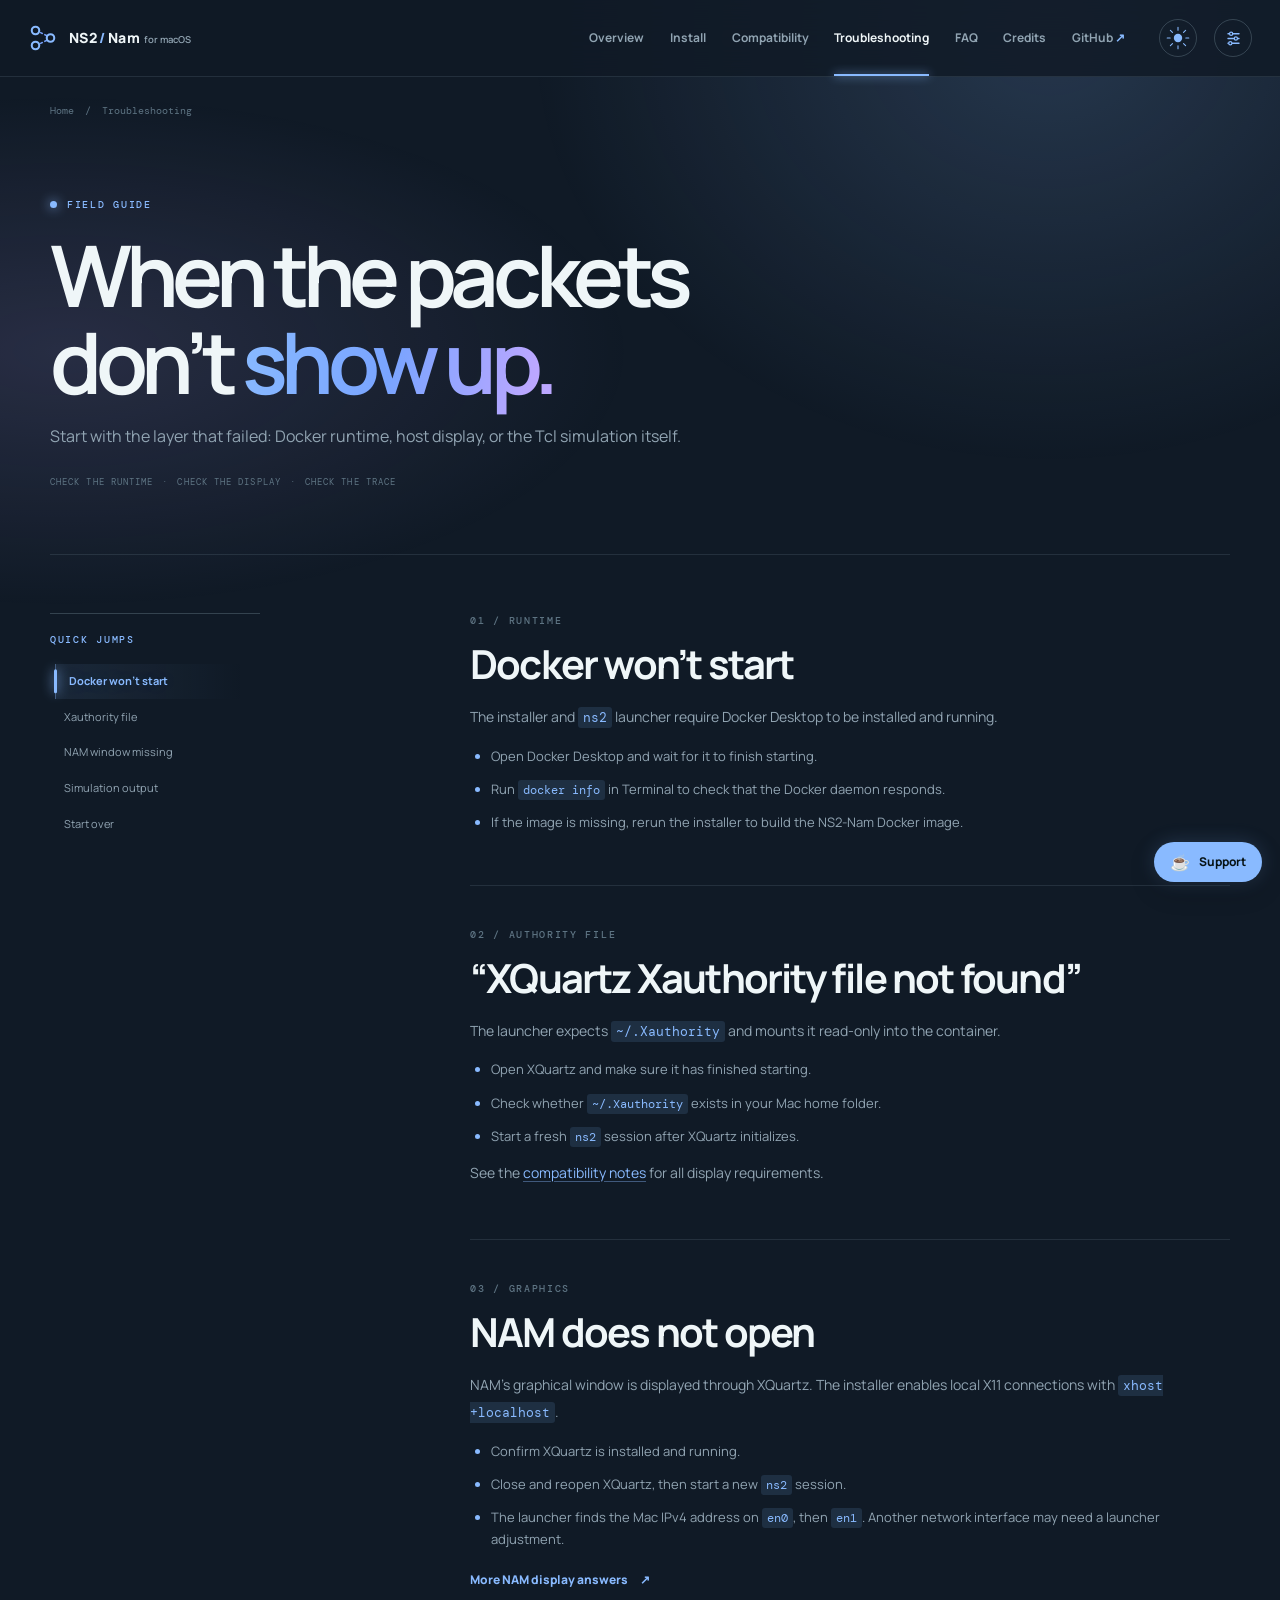
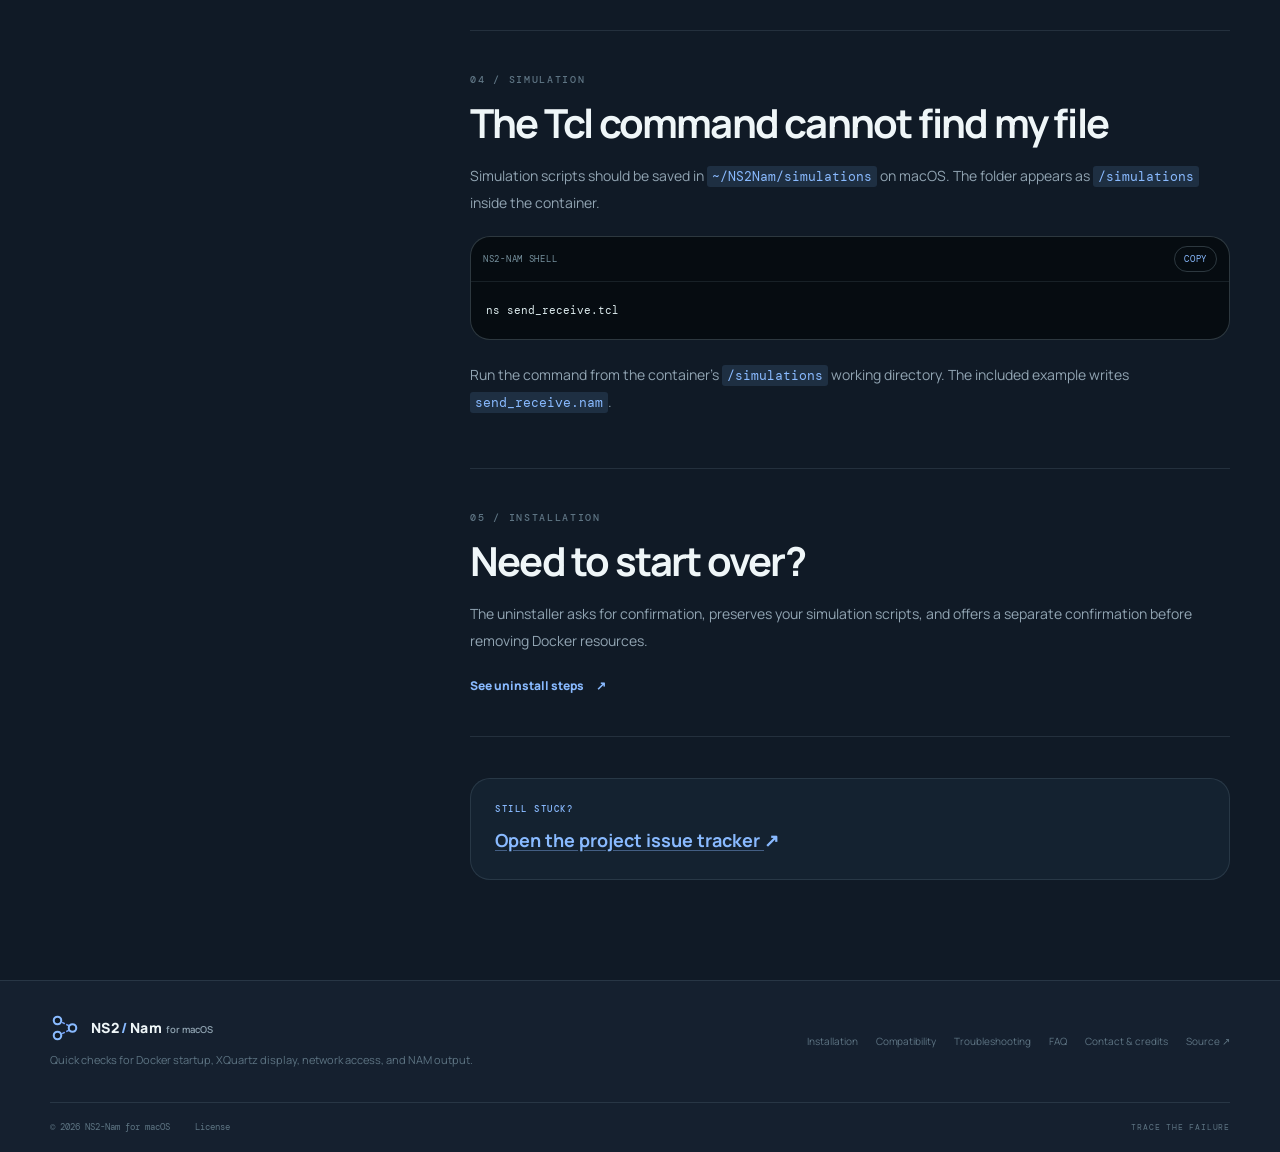
<file: website/troubleshooting.html>
<!doctype html>
<html lang="en"><head>
  <meta charset="utf-8"><meta name="viewport" content="width=device-width, initial-scale=1"><meta name="theme-color" content="#081018">
  <meta name="description" content="Troubleshoot NS2-Nam on macOS: Docker startup, XQuartz display, missing Xauthority file, network interface, and NAM simulation output.">
  <link rel="canonical" href="https://deeptanu2005.github.io/NS2-Nam-MacOS/troubleshooting.html"><link rel="icon" href="favicon.svg" type="image/svg+xml"><link rel="preconnect" href="https://fonts.googleapis.com"><link rel="preconnect" href="https://fonts.gstatic.com" crossorigin><link href="https://fonts.googleapis.com/css2?family=DM+Mono:wght@400;500&family=Manrope:wght@400;500;600;700;800&display=swap" rel="stylesheet">
  <link rel="stylesheet" href="css/network_window.css?v=20261029-seam-fix-v7">
  <link rel="stylesheet" href="css/common.css?v=20261102-header-blur-fade-v7">
  <link rel="stylesheet" href="css/animation_engine.css?v=20261029-restructure-v1">
  <meta property="og:type" content="article"><meta property="og:site_name" content="NS2-Nam for macOS"><meta property="og:title" content="Troubleshoot NS-2, NAM, Docker & XQuartz on macOS"><meta property="og:description" content="Practical checks for launching the NS2-Nam environment and displaying NAM through XQuartz."><meta property="og:url" content="https://deeptanu2005.github.io/NS2-Nam-MacOS/troubleshooting.html"><meta property="og:image" content="https://deeptanu2005.github.io/NS2-Nam-MacOS/images/share_img.png"><meta property="og:image:alt" content="NS2-Nam for macOS with a NAM topology preview"><meta name="twitter:card" content="summary_large_image"><meta name="twitter:title" content="Troubleshoot NS-2, NAM, Docker & XQuartz"><meta name="twitter:description" content="Resolve common NS2-Nam launch and display issues on macOS."><meta name="twitter:image" content="https://deeptanu2005.github.io/NS2-Nam-MacOS/images/share_img.png"><meta name="twitter:image:alt" content="NS2-Nam for macOS with a NAM network animation">
  <title>Troubleshoot NS-2, NAM & XQuartz on macOS | NS2-Nam</title>
  <script type="application/ld+json">{"@context":"https://schema.org","@type":"WebPage","name":"NS2-Nam troubleshooting","url":"https://deeptanu2005.github.io/NS2-Nam-MacOS/troubleshooting.html","description":"Troubleshooting guidance for Docker, XQuartz, and NAM in NS2-Nam for macOS."}</script>
  <script type="application/ld+json">{"@context":"https://schema.org","@type":"BreadcrumbList","itemListElement":[{"@type":"ListItem","position":1,"name":"Home","item":"https://deeptanu2005.github.io/NS2-Nam-MacOS/"},{"@type":"ListItem","position":2,"name":"Troubleshooting","item":"https://deeptanu2005.github.io/NS2-Nam-MacOS/troubleshooting.html"}]}</script>
</head><body><a class="skip-link" href="#main">Skip to content</a><div class="scroll-meter" aria-hidden="true"><span></span></div>
  <header class="site-header"><div class="nav-shell"><a class="brand" href="index.html" aria-label="NS2/Nam for macOS home"><svg class="brand-mark" aria-hidden="true" viewBox="0 0 32 32"><path class="brand-link" d="M9 8 23 15M9 24 23 17"/><circle class="brand-node" cx="8" cy="8" r="4"/><circle class="brand-node" cx="8" cy="24" r="4"/><circle class="brand-node" cx="24" cy="16" r="4"/></svg><span class="brand-wordmark">NS2<span class="brand-dash">/</span>Nam <span class="brand-platform">for macOS</span></span></a><button class="menu-toggle" type="button" aria-expanded="false" aria-controls="primary-nav" aria-label="Open navigation"><span></span><span></span></button><nav class="primary-nav" id="primary-nav" aria-label="Main navigation"><a href="index.html">Overview</a><a href="installation.html">Install</a><a href="compatibility.html">Compatibility</a><a class="active" href="troubleshooting.html">Troubleshooting</a><a href="faq.html">FAQ</a><a href="credits.html">Credits</a><a class="nav-github" href="https://github.com/Deeptanu2005/NS2-Nam-MacOS" target="_blank" rel="noopener noreferrer">GitHub <span aria-hidden="true">↗</span></a></nav><div class="nav-actions"><button class="theme-toggle" type="button" aria-label="Switch color theme" title="Switch color theme"><span aria-hidden="true">◐</span></button></div></div></header>
  <main id="main" class="subpage wrap"><div class="breadcrumbs"><a href="index.html">Home</a><span>/</span><span>Troubleshooting</span></div>
    <section class="page-hero"><div class="eyebrow"><span class="status-dot status-amber"></span> FIELD GUIDE</div><h1>When the packets<br>don’t <span class="gradient-text">show up.</span></h1><p>Start with the layer that failed: Docker runtime, host display, or the Tcl simulation itself.</p><div class="page-hero-meta"><span>CHECK THE RUNTIME</span><span>·</span><span>CHECK THE DISPLAY</span><span>·</span><span>CHECK THE TRACE</span></div></section>
    <div class="trouble-layout"><aside class="toc"><p class="eyebrow">QUICK JUMPS</p><nav class="toc-links" aria-label="Troubleshooting sections"><a href="#docker">Docker won’t start</a><a href="#authority">Xauthority file</a><a href="#display">NAM window missing</a><a href="#simulation">Simulation output</a><a href="#install">Start over</a></nav></aside><article class="doc-content">
      <section class="doc-section trouble-item" id="docker"><div class="section-kicker">01 / RUNTIME</div><h2>Docker won’t start</h2><p>The installer and <code>ns2</code> launcher require Docker Desktop to be installed and running.</p><ul class="check-list"><li>Open Docker Desktop and wait for it to finish starting.</li><li>Run <code>docker info</code> in Terminal to check that the Docker daemon responds.</li><li>If the image is missing, rerun the installer to build the NS2-Nam Docker image.</li></ul></section>
      <section class="doc-section trouble-item" id="authority"><div class="section-kicker">02 / AUTHORITY FILE</div><h2>“XQuartz Xauthority file not found”</h2><p>The launcher expects <code>~/.Xauthority</code> and mounts it read-only into the container.</p><ul class="check-list"><li>Open XQuartz and make sure it has finished starting.</li><li>Check whether <code>~/.Xauthority</code> exists in your Mac home folder.</li><li>Start a fresh <code>ns2</code> session after XQuartz initializes.</li></ul><p>See the <a href="compatibility.html">compatibility notes</a> for all display requirements.</p></section>
      <section class="doc-section trouble-item" id="display"><div class="section-kicker">03 / GRAPHICS</div><h2>NAM does not open</h2><p>NAM’s graphical window is displayed through XQuartz. The installer enables local X11 connections with <code>xhost +localhost</code>.</p><ul class="check-list"><li>Confirm XQuartz is installed and running.</li><li>Close and reopen XQuartz, then start a new <code>ns2</code> session.</li><li>The launcher finds the Mac IPv4 address on <code>en0</code>, then <code>en1</code>. Another network interface may need a launcher adjustment.</li></ul><a class="text-link" href="faq.html#nam-window">More NAM display answers <span>↗</span></a></section>
      <section class="doc-section trouble-item" id="simulation"><div class="section-kicker">04 / SIMULATION</div><h2>The Tcl command cannot find my file</h2><p>Simulation scripts should be saved in <code>~/NS2Nam/simulations</code> on macOS. The folder appears as <code>/simulations</code> inside the container.</p><div class="code-block"><div class="code-head"><span>NS2-NAM SHELL</span><button class="copy-button" data-copy="ns send_receive.tcl" aria-label="Copy sample simulation command">COPY</button></div><pre><code>ns send_receive.tcl</code></pre></div><p>Run the command from the container’s <code>/simulations</code> working directory. The included example writes <code>send_receive.nam</code>.</p></section>
      <section class="doc-section trouble-item" id="install"><div class="section-kicker">05 / INSTALLATION</div><h2>Need to start over?</h2><p>The uninstaller asks for confirmation, preserves your simulation scripts, and offers a separate confirmation before removing Docker resources.</p><a class="text-link" href="installation.html#uninstall">See uninstall steps <span>↗</span></a></section>
      <div class="doc-next"><span class="eyebrow">STILL STUCK?</span><a href="https://github.com/Deeptanu2005/NS2-Nam-MacOS/issues" target="_blank" rel="noopener noreferrer">Open the project issue tracker <span>↗</span></a></div>
    </article></div>
  </main>
  <footer class="site-footer"><div class="footer-main wrap"><a class="brand" href="index.html"><svg class="brand-mark" aria-hidden="true" viewBox="0 0 32 32"><path class="brand-link" d="M9 8 23 15M9 24 23 17"/><circle class="brand-node" cx="8" cy="8" r="4"/><circle class="brand-node" cx="8" cy="24" r="4"/><circle class="brand-node" cx="24" cy="16" r="4"/></svg><span class="brand-wordmark">NS2<span class="brand-dash">/</span>Nam <span class="brand-platform">for macOS</span></span></a><p>Quick checks for Docker startup, XQuartz display, network access, and NAM output.</p><div class="footer-links"><a href="installation.html">Installation</a><a href="compatibility.html">Compatibility</a><a href="troubleshooting.html">Troubleshooting</a><a href="faq.html">FAQ</a><a href="credits.html">Contact &amp; credits</a><a href="https://github.com/Deeptanu2005/NS2-Nam-MacOS" target="_blank" rel="noopener noreferrer">Source ↗</a></div></div><div class="footer-bottom wrap"><span>© <span data-year></span> NS2-Nam for macOS</span><a href="https://github.com/Deeptanu2005/NS2-Nam-MacOS/blob/main/LICENSE" target="_blank" rel="noopener noreferrer">License</a><span class="mono">TRACE THE FAILURE</span></div></footer><div class="toast" role="status" aria-live="polite"></div>
  <script src="js/script.js?v=20261029-footer-route-sync-v1" defer></script>
</body></html>
</file>
<file: website/css/network_window.css>
/* Layout and presentation for the interactive hero NAM preview. */

.hero-visual { position: relative; z-index: 1; overflow: hidden; padding: 1px; border: 1px solid var(--line-strong); border-radius: 14px; background: linear-gradient(145deg, color-mix(in srgb, var(--cyan) 18%, transparent), transparent 38%, color-mix(in srgb, var(--violet) 13%, transparent)); box-shadow: var(--shadow); transform: perspective(1200px) rotateY(-4deg) rotateX(1deg); transition: transform .5s cubic-bezier(.2,.7,.2,1); }
.hero-visual:hover { transform: perspective(1200px) rotateY(0) rotateX(0) translateY(-4px); }
.visual-topline, .visual-foot { display: flex; align-items: center; justify-content: space-between; gap: 12px; min-height: 42px; padding: 0 16px; background: var(--panel-solid); border-radius: 19px 19px 0 0; color: var(--muted); font-size: 9px; }
.window-controls { display: flex; flex: 0 0 auto; align-items: center; gap: 7px; }
.window-control { display: grid; width: 12px; height: 12px; padding: 0; place-items: center; border: 0; border-radius: 50%; cursor: pointer; box-shadow: inset 0 0 0 1px rgba(0,0,0,.12); transition: filter .16s, transform .16s; }
.window-control::before { color: rgba(0,0,0,.66); font: 800 9px/1 Arial, sans-serif; opacity: 0; }
.window-control:not(:disabled):hover::before, .window-control:not(:disabled):focus-visible::before { opacity: 1; }
.window-control:not(:disabled):hover { filter: brightness(1.12); transform: scale(1.12); }
.window-control:disabled { opacity: .38; cursor: default; filter: none; transform: none; }
.window-control:focus-visible { outline: 2px solid white; outline-offset: 2px; }
.window-close { background: #ff5f57; }.window-close::before { content: "×"; }.window-minimize { background: #febc2e; }.window-minimize::before { content: "−"; }.window-zoom { background: #28c840; }.window-zoom::before { content: "+"; }
.visual-topline .window-title { text-align: center; }
.visual-actions { display: flex; align-items: center; gap: 10px; }
.window-reset-btn {
  display: inline-flex;
  align-items: center;
  gap: 5px;
  height: 22px;
  padding: 0 8px;
  border: 1px solid color-mix(in srgb, var(--cyan) 28%, var(--line-strong));
  border-radius: 5px;
  background: color-mix(in srgb, var(--cyan) 6%, transparent);
  color: var(--cyan);
  font: 500 9px/1 var(--mono);
  letter-spacing: .08em;
  cursor: pointer;
  transition: background .18s, border-color .18s, color .18s, transform .16s, box-shadow .18s;
  user-select: none;
}
.window-reset-btn:hover {
  background: color-mix(in srgb, var(--cyan) 16%, transparent);
  border-color: var(--cyan);
  color: #fff;
  transform: translateY(-1px);
}
.window-reset-btn:hover .reset-icon {
  transform: rotate(-90deg);
}
.window-reset-btn:active {
  transform: translateY(0) scale(.96);
}
.window-reset-btn:focus-visible {
  outline: 2px solid var(--cyan);
  outline-offset: 2px;
}
.window-reset-btn:disabled {
  opacity: .38;
  cursor: default;
  pointer-events: none;
  transform: none;
}
.reset-icon {
  flex: 0 0 auto;
  transition: transform .3s cubic-bezier(.2,.8,.2,1);
}
[data-theme="light"] .window-reset-btn {
  background: color-mix(in srgb, var(--cyan) 9%, #fff);
  border-color: color-mix(in srgb, var(--cyan) 35%, var(--line));
  color: var(--cyan);
}
[data-theme="light"] .window-reset-btn:hover {
  background: var(--cyan);
  color: #fff;
}
.live-label { color: var(--cyan); font: 9px var(--mono); letter-spacing: .1em; }
.visual-stage { position: relative; overflow: hidden; display: grid; place-items: center; min-height: 330px; cursor: grab; touch-action: none; user-select: none; background: radial-gradient(ellipse at var(--network-glow-x, 55%) var(--network-glow-y, 58%), color-mix(in srgb, var(--cyan) 18%, transparent), transparent 63%), radial-gradient(ellipse at var(--network-glow-x, 55%) var(--network-glow-y, 58%), color-mix(in srgb, var(--blue) 12%, #0a121a), transparent 68%), #0a121a; }
.visual-stage::after { content: ""; position: absolute; z-index: 3; inset: auto 0 0; height: 60px; background: linear-gradient(to bottom, color-mix(in srgb, var(--panel-solid) 4%, transparent), color-mix(in srgb, var(--panel-solid) 92%, transparent)); -webkit-backdrop-filter: blur(4px); backdrop-filter: blur(4px); -webkit-mask-image: linear-gradient(to bottom, transparent 0%, rgba(0,0,0,.18) 22%, #000 65%, #000 100%); mask-image: linear-gradient(to bottom, transparent 0%, rgba(0,0,0,.18) 22%, #000 65%, #000 100%); pointer-events: none; }
.visual-stage.is-panning { cursor: grabbing; }
[data-theme="light"] .visual-stage { background: radial-gradient(ellipse at var(--network-glow-x, 55%) var(--network-glow-y, 58%), color-mix(in srgb, var(--cyan) 15%, transparent), transparent 63%), radial-gradient(ellipse at var(--network-glow-x, 55%) var(--network-glow-y, 58%), color-mix(in srgb, var(--blue) 10%, #d5e7e9), transparent 70%), #f5fafa; }
.visual-stage::before { content: ""; position: absolute; inset: 0; background-image: linear-gradient(color-mix(in srgb, var(--blue) 8%, transparent) 1px, transparent 1px), linear-gradient(90deg, color-mix(in srgb, var(--cyan) 7%, transparent) 1px, transparent 1px); background-size: var(--grid-size, 28px) var(--grid-size, 28px); background-position: calc(50% + var(--pan-x, 0px)) calc(50% + var(--pan-y, 0px)); mask-image: linear-gradient(transparent, #000 15%, #000 85%, transparent); }
.scanline { position: absolute; z-index: 1; inset: -20% 0 auto; height: 30%; background: linear-gradient(transparent, color-mix(in srgb, color-mix(in srgb, var(--cyan) 80%, var(--blue)) 5%, transparent), transparent);  pointer-events: none; }
.route-overlay { position: relative; z-index: 2; width: min(96%, 620px); height: auto; overflow: visible; transform: translate(var(--pan-x, 0px), var(--pan-y, 0px)) scale(var(--zoom, 1)); transform-origin: center; will-change: transform; }
.draggable-node { cursor: grab; outline: none; pointer-events: auto; }
.visual-stage.is-node-dragging,
.visual-stage.is-node-dragging .draggable-node { cursor: grabbing; }
.draggable-node:focus-visible circle { stroke-width: 3; }
.route { fill: none; stroke: color-mix(in srgb, var(--muted) 52%, transparent); stroke-width: 1; stroke-dasharray: 5 7; pointer-events: none; }
.node { fill: #0d1922; stroke: var(--blue); stroke-width: 2; filter: url(#glow); }
.receiver-node { fill: #0d1922; }.red-node { stroke: var(--red); }.green-node { stroke: var(--green); }.amber-node { stroke: var(--amber); }
[data-theme="light"] .node, [data-theme="light"] .receiver-node { fill: #f5fbfc; }
.route-overlay text { fill: var(--ink); font: 14px var(--mono); }.route-overlay .node-label { fill: var(--muted); font-size: 9px; letter-spacing: 1.5px; }
.packet { filter: drop-shadow(0 0 7px currentColor); pointer-events: none; }.packet-blue { fill: var(--cyan); color: var(--cyan); }.packet-red { fill: var(--red); color: var(--red); }.packet-amber { fill: var(--amber); color: var(--amber); }
.visual-caption { position: absolute; z-index: 4; left: 17px; right: 17px; bottom: 13px; display: flex; justify-content: space-between; color: var(--muted); font: 8px var(--mono); letter-spacing: .06em; pointer-events: none; }
.visual-caption > span:first-child { display: flex; align-items: center; gap: 7px; }.visual-caption .status-dot { width: 5px; height: 5px; background: var(--cyan); box-shadow: 0 0 9px var(--cyan); }
.visual-foot { position: relative; z-index: 4; min-height: 38px; margin-top: -1px; border-radius: 0 0 19px 19px; font: 8px var(--mono); letter-spacing: .04em; }.visual-line { flex: 1; height: 1px; background: linear-gradient(90deg, var(--line-strong), var(--cyan), var(--line-strong)); opacity: .55; }
.hero-visual.is-maximized { position: fixed; z-index: 1202; inset: 4vh 3vw; display: flex; flex-direction: column; width: auto; height: auto; opacity: 1; filter: none; border-radius: 18px; background: var(--panel-solid); box-shadow: 0 24px 64px rgba(0,0,0,.36); will-change: transform, opacity; }
.hero-visual.is-maximized .visual-topline { flex: 0 0 54px; min-height: 54px; }
.hero-visual.is-maximized .window-reset-btn { height: 25px; padding: 0 10px; font-size: 10px; }
.hero-visual.is-maximized .visual-stage { flex: 1 1 auto; min-height: 0; }
.hero-visual.is-maximized .visual-foot { flex: 0 0 42px; }
.hero-visual.is-maximized .node { filter: none; }
html.has-maximized-preview { overflow: hidden; }
html.has-maximized-preview::after { position: fixed; z-index: 1200; inset: 0; background: rgba(3,7,13,.76); content: ""; pointer-events: none;  }
html.has-maximized-preview.is-restoring-preview::after { opacity: 0;  transition: opacity .21s ease; }
html.has-maximized-preview .hero { position: relative; z-index: 1201; }

@media (max-width: 980px) {.visual-stage { min-height: 280px; }}
@media (max-width: 760px) {.hero-visual { transform: none; }.hero-visual:hover { transform: translateY(-3px); }.visual-stage { min-height: 275px; }}
@media (max-width: 430px) {.visual-stage { min-height: 225px; }.visual-topline { padding-inline: 10px; }.visual-caption { left: 9px; right: 9px; font-size: 7px; }.visual-foot { padding-inline: 9px; gap: 7px; font-size: 7px; }}
[data-theme="light"] .visual-stage::before { background-image: linear-gradient(color-mix(in srgb, var(--blue) 10%, transparent) 1px, transparent 1px), linear-gradient(90deg, color-mix(in srgb, var(--cyan) 9%, transparent) 1px, transparent 1px); }
@media (max-width: 600px) {.visual-stage { min-height: 245px; }.visual-caption { left: 10px; right: 10px; bottom: 10px; font-size: 7px; }.visual-foot { gap: 6px; font-size: 7px; }.visual-foot .mono { white-space: nowrap; }}
@media (max-width: 380px) {.visual-topline { padding-inline: 8px; font-size: 8px; }.visual-foot { gap: 4px; font-size: 7px; }.visual-line { min-width: 8px; }}
@media (hover: none) {.hero-visual:hover { transform: none; }}
.js .hero .hero-visual.reveal { transition-delay: .18s; }
.js .hero .hero-visual.reveal.is-visible:hover { transform: translate3d(0, -4px, 0) scale(1); }
@media (max-width: 760px) {.js .hero .hero-visual.reveal.is-visible:hover { transform: none; }}
html.animations-off .visual-stage { cursor: default !important; }
html.animations-off .route-overlay { will-change: auto !important; }
html.animations-off .window-zoom { opacity: .38; cursor: default; filter: none; transform: none; }
html.animations-off .window-reset-btn { opacity: .38; cursor: default; filter: none; transform: none; }
@media (max-width: 480px) { .visual-topline .window-title { display: none; } }
.hero-visual.is-maximized,
.hero-visual.is-maximized:hover,
.js .hero .hero-visual.reveal.is-visible.is-maximized,
.js .hero .hero-visual.reveal.is-visible.is-maximized:hover { transform: none !important; }
@media (max-width: 760px) {.hero-visual.is-maximized { inset: 10px; }.hero-visual.is-maximized .visual-stage { min-height: 0; }}
</file>
<file: website/css/common.css>
:root {
  color-scheme: dark;
  --bg: #081018;
  --bg-soft: #0c1620;
  --panel: rgba(16, 29, 41, .82);
  --panel-solid: #101d29;
  --panel-light: #132331;
  --ink: #eff6f8;
  --muted: #91a4b2;
  --faint: #5e7483;
  --line: rgba(183, 214, 229, .12);
  --line-strong: rgba(183, 214, 229, .22);
  --cyan: #72e4dc;
  --blue: #67a8ff;
  --violet: #b297ff;
  --accent-soft: color-mix(in srgb, var(--cyan) 16%, transparent);
  --accent-border: color-mix(in srgb, var(--cyan) 34%, var(--line-strong));
  --accent-wash: color-mix(in srgb, var(--cyan) 10%, var(--panel-solid));
  --amber: #ffbf69;
  --red: #ff6c80;
  --green: #8bebb8;
  --shadow: 0 28px 90px rgba(0, 0, 0, .34);
  --ambient-a: rgba(41, 127, 151, .13);
  --ambient-b: rgba(93, 71, 166, .11);
  --code-bg: #060c11;
  --code-ink: #dcebed;
  --code-muted: #76919e;
  --code-line: rgba(183, 214, 229, .1);
  --font: "Manrope", -apple-system, BlinkMacSystemFont, "Segoe UI", sans-serif;
  --mono: "DM Mono", "SFMono-Regular", Consolas, monospace;
}
[data-theme="light"] {
  color-scheme: light;
  --bg: #f4f8f9;
  --bg-soft: #e8f0f2;
  --panel: rgba(255, 255, 255, .83);
  --panel-solid: #fff;
  --panel-light: #f3f8f8;
  --ink: #102331;
  --muted: #49616e;
  --faint: #657d89;
  --line: rgba(17, 47, 63, .12);
  --line-strong: rgba(17, 47, 63, .22);
  --cyan: #087d78;
  --blue: #276dd3;
  --violet: #6846cf;
  --amber: #a95b00;
  --red: #c43650;
  --green: #19804d;
  --shadow: 0 24px 64px rgba(30, 67, 82, .12);
  --ambient-a: rgba(62, 157, 163, .10);
  --ambient-b: rgba(117, 105, 188, .07);
  --code-bg: #e8f0f2;
  --code-ink: #17313e;
  --code-muted: #526d79;
  --code-line: rgba(17, 47, 63, .14);
}
:root.high-contrast {
  --bg: #000;
  --bg-soft: #080808;
  --panel: #080808;
  --panel-solid: #050505;
  --panel-light: #151515;
  --ink: #fff;
  --muted: #f0f0f0;
  --faint: #d0d0d0;
  --line: rgba(255, 255, 255, .5);
  --line-strong: rgba(255, 255, 255, .82);
  --cyan: #70fff0;
  --blue: #8cbbff;
  --violet: #d0baff;
  --amber: #ffe08a;
  --red: #ff9aaa;
  --green: #a5ffd0;
  --code-bg: #000;
  --code-ink: #fff;
  --code-muted: #ededed;
  --code-line: rgba(255, 255, 255, .55);
  --shadow: 0 0 0 1px #fff;
}
[data-theme="light"].high-contrast {
  --bg: #fff;
  --bg-soft: #f4f4f4;
  --panel: #fff;
  --panel-solid: #fff;
  --panel-light: #eee;
  --ink: #000;
  --muted: #1b1b1b;
  --faint: #333;
  --line: rgba(0, 0, 0, .48);
  --line-strong: rgba(0, 0, 0, .82);
  --cyan: #005d58;
  --blue: #004f9e;
  --violet: #4b279f;
  --amber: #754000;
  --red: #a00020;
  --green: #075d2b;
  --code-bg: #f1f1f1;
  --code-ink: #000;
  --code-muted: #222;
  --code-line: rgba(0, 0, 0, .55);
  --shadow: 0 0 0 1px #000;
}
::view-transition-image-pair(root) { isolation: auto; }
::view-transition-old(root),
::view-transition-new(root) { display: block; mix-blend-mode: normal; }
* { box-sizing: border-box; }
html { scroll-behavior: smooth; scroll-padding-top: 100px; overflow-x: clip; }
body { margin: 0; background: var(--bg); color: var(--ink); font-family: var(--font); font-size: 15px; line-height: 1.7; overflow-x: clip; transition: background .35s, color .35s; }
body::before { content: ""; position: fixed; inset: 0; z-index: -2; pointer-events: none; background: radial-gradient(ellipse at 82% 4%, var(--ambient-a), transparent 35%), radial-gradient(ellipse at 5% 39%, var(--ambient-b), transparent 33%); transition: background .55s ease; }
::selection { background: color-mix(in srgb, var(--cyan) 25%, transparent); color: var(--ink); }
a { color: inherit; text-decoration: none; }
button, input { font: inherit; }
button { color: inherit; }
img { max-width: 100%; }
code, .mono { font-family: var(--mono); }
code { color: var(--cyan); font-size: .91em; }
a:focus-visible, button:focus-visible, summary:focus-visible, input:focus-visible { outline: 2px solid var(--cyan); outline-offset: 4px; }
.wrap { width: min(1180px, calc(100% - 56px)); margin-inline: auto; }
.skip-link { position: fixed; top: 10px; left: 10px; z-index: 1000; padding: 10px 14px; transform: translateY(-150%); border-radius: 8px; background: var(--cyan); color: #071217; font-weight: 800; }
.skip-link:focus { transform: translateY(0); }
.scroll-meter { position: fixed; inset: 0 0 auto; z-index: 100; height: 2px; pointer-events: none; }
.scroll-meter span { display: block; width: 0; height: 100%; background: linear-gradient(90deg, var(--cyan), var(--blue), var(--violet)); box-shadow: 0 0 12px var(--cyan); }
.site-header { --nav-edge-height: 76px; position: sticky; top: 0; z-index: 50; margin-top: 0; border-bottom: 1px solid var(--line); background: color-mix(in srgb, var(--bg) 83%, transparent); -webkit-backdrop-filter: blur(20px); backdrop-filter: blur(20px); transition: top .7s cubic-bezier(.2,.8,.2,1), border-color .5s ease, background .5s ease, backdrop-filter .5s ease; }
.site-header::after { position: absolute; z-index: 0; inset: -22px 0 18px; background: radial-gradient(ellipse at 50% 0%, color-mix(in srgb, var(--cyan) 7%, transparent), transparent 72%), linear-gradient(to bottom, color-mix(in srgb, var(--bg) 24%, transparent) 0%, color-mix(in srgb, var(--bg) 20%, transparent) 48%, color-mix(in srgb, var(--bg) 10%, transparent) 78%, transparent 100%); -webkit-backdrop-filter: blur(8px) saturate(1.12); backdrop-filter: blur(8px) saturate(1.12); -webkit-mask-image: linear-gradient(to bottom, #000 0%, #000 52%, rgba(0,0,0,.88) 62%, rgba(0,0,0,.68) 74%, rgba(0,0,0,.42) 86%, rgba(0,0,0,.16) 96%, transparent 100%); mask-image: linear-gradient(to bottom, #000 0%, #000 52%, rgba(0,0,0,.88) 62%, rgba(0,0,0,.68) 74%, rgba(0,0,0,.42) 86%, rgba(0,0,0,.16) 96%, transparent 100%); content: ""; opacity: 0; pointer-events: none; transition: opacity .42s ease; }
.site-header > .nav-shell { position: relative; z-index: 1; }
html.options-overlay-open .site-header:not(.is-floating) { background: color-mix(in srgb, var(--bg) 96%, transparent); -webkit-backdrop-filter: none; backdrop-filter: none; }
.nav-shell { width: min(1320px, calc(100% - 56px)); height: 76px; margin: auto; display: flex; align-items: center; gap: 34px; transition: width .65s cubic-bezier(.2,.8,.2,1), height .55s cubic-bezier(.2,.8,.2,1), margin .55s cubic-bezier(.2,.8,.2,1), padding .55s cubic-bezier(.2,.8,.2,1), border-radius .65s cubic-bezier(.2,.8,.2,1), border-color .45s, background .45s, box-shadow .55s; }
.site-header.is-floating { --nav-edge-height: 58px; --nav-blur-bottom-gap: 18px; --nav-glass-fill: color-mix(in srgb, var(--bg) 83%, transparent); --nav-glass-blur: blur(20px); --nav-glass-depth: 0 14px 38px rgba(0, 0, 0, .24), 0 3px 10px rgba(0, 0, 0, .12), inset 0 1px 0 color-mix(in srgb, white 8%, transparent); height: 76px; top: 16px; margin-top: 0; border-color: transparent; background: transparent; -webkit-backdrop-filter: none; backdrop-filter: none; }
.site-header.is-floating::after { inset: -22px 0 var(--nav-blur-bottom-gap); opacity: 1; }
.site-header.is-floating .nav-shell { position: relative; z-index: 1; width: min(1140px, calc(100% - 184px)); height: 58px; margin: 0 0 0 max(24px, calc((100% - 1276px) / 2)); padding-inline: 20px; border: 0; border-radius: 999px; background: transparent; box-shadow: none; transition: width .65s cubic-bezier(.2,.8,.2,1), height .55s cubic-bezier(.2,.8,.2,1), margin .55s cubic-bezier(.2,.8,.2,1), padding .55s cubic-bezier(.2,.8,.2,1), border-radius .65s cubic-bezier(.2,.8,.2,1);  }
.site-header.is-floating .nav-shell::before { position: absolute; z-index: 0; inset: 0; border: 1px solid var(--line-strong); border-radius: inherit; background: var(--nav-glass-fill); -webkit-backdrop-filter: blur(20px); backdrop-filter: blur(20px); box-shadow: var(--nav-glass-depth); content: ""; pointer-events: none; }
.site-header.is-floating .nav-shell > * { z-index: 1; }
.site-header.is-floating .nav-actions { position: absolute; z-index: 2; top: 0; right: max(24px, calc((100% - 1276px) / 2)); gap: 12px; }
.site-header.is-floating .theme-toggle { transform-origin: left center;  }
.site-header.is-floating .display-options-toggle { transform-origin: left center;  }
.site-header.is-floating .theme-toggle,
.site-header.is-floating .display-options-toggle { width: 58px; height: 58px; border-color: var(--line-strong); background: var(--nav-glass-fill); -webkit-backdrop-filter: blur(20px) !important; backdrop-filter: blur(20px) !important; box-shadow: var(--nav-glass-depth); transition: width .3s, height .3s, background .4s ease, transform .38s cubic-bezier(.2,1.6,.4,1), box-shadow .4s, border-color .3s; }
.site-header.is-floating .display-options-toggle svg { width: 22px; height: 22px; }
.site-header.is-floating .theme-toggle { transition: width .3s, height .3s, background .4s ease, transform .25s, box-shadow .3s, border-color .3s; }
.site-header.is-floating .theme-toggle:hover { background: var(--nav-glass-fill); -webkit-backdrop-filter: blur(20px) !important; backdrop-filter: blur(20px) !important; box-shadow: var(--nav-glass-depth); transform: none; }
.site-header.is-floating .display-options-toggle:hover,
.site-header.is-floating .display-options-toggle[aria-expanded="true"] { background: var(--nav-glass-fill); -webkit-backdrop-filter: blur(20px) !important; backdrop-filter: blur(20px) !important; box-shadow: var(--nav-glass-depth); transform: none; }
html.theme-torching .site-header.is-floating .theme-toggle { border-color: var(--line-strong); background: var(--nav-glass-fill); box-shadow: var(--nav-glass-depth); }
.theme-toggle:hover:not(:disabled),
.theme-toggle:focus-visible:not(:disabled) { border-color: var(--cyan); box-shadow: 0 0 0 3px color-mix(in srgb, var(--cyan) 12%, transparent), 0 0 18px color-mix(in srgb, var(--cyan) 48%, transparent), 0 0 34px color-mix(in srgb, var(--cyan) 24%, transparent), inset 0 0 12px color-mix(in srgb, var(--cyan) 16%, transparent); }
.theme-toggle:hover:not(:disabled) .theme-glyph,
.theme-toggle:focus-visible:not(:disabled) .theme-glyph { filter: drop-shadow(0 0 5px color-mix(in srgb, var(--cyan) 58%, transparent)); }
.site-header.is-floating .theme-toggle:hover:not(:disabled),
.site-header.is-floating .theme-toggle:focus-visible:not(:disabled) { border-color: var(--cyan); box-shadow: 0 0 0 3px color-mix(in srgb, var(--cyan) 12%, transparent), 0 0 22px color-mix(in srgb, var(--cyan) 38%, transparent), var(--nav-glass-depth); }
.brand { display: inline-flex; align-items: center; gap: 11px; flex: 0 0 auto; color: var(--ink); font-size: 14px; font-weight: 800; letter-spacing: 0; }
.brand-wordmark { white-space: nowrap; letter-spacing: .035em; }
.brand-dash { color: var(--cyan); padding-inline: 2px; }
.brand-platform { color: var(--muted); font-size: .68em; font-weight: 600; letter-spacing: 0; }
.brand-mark { display: block; flex: 0 0 30px; width: 30px; height: 30px; overflow: visible; }
.brand-link { fill: none; stroke: var(--blue); stroke-width: 1.7; stroke-linecap: round; opacity: .95; }
.brand-node { fill: var(--bg); stroke: var(--cyan); stroke-width: 2.2; transform-box: fill-box; transform-origin: center;  }
.brand-link { stroke-dasharray: 2 3;  }
.primary-nav { display: flex; gap: clamp(14px, 2vw, 28px); align-items: center; margin-left: auto; }
.primary-nav a, .nav-github { position: relative; color: var(--muted); font-size: 12px; font-weight: 700; line-height: 1; transition: color .25s, transform .25s; }
.primary-nav a:not(.active):not(.nav-github)::after { content: ""; position: absolute; left: 0; right: 0; bottom: -8px; height: 1px; transform: scaleX(0); transform-origin: left; background: linear-gradient(90deg, var(--cyan), var(--blue)); transition: transform .3s cubic-bezier(.2,.7,.2,1); }
.primary-nav a:hover { transform: translateY(-2px); }.primary-nav a:not(.nav-github):hover::after { transform: scaleX(1); }
.primary-nav a:hover, .primary-nav a.active, .nav-github:hover { color: var(--ink); }
.primary-nav .nav-github:hover { transform: none; }
.primary-nav .nav-github span { display: inline-block; color: var(--cyan); transform-origin: center; }
.primary-nav a.active { position: relative; }
.primary-nav a.active::after { content: ""; position: absolute; left: 0; right: 0; bottom: calc((1em - var(--nav-edge-height)) / 2); height: 2px; background: var(--cyan); box-shadow: 0 0 10px var(--cyan); transition: bottom .65s cubic-bezier(.2,.8,.2,1), box-shadow .4s ease; }
.nav-actions { display: flex; align-items: center; gap: 17px; }
.display-options { position: relative; display: grid; place-items: center; }
.display-options-toggle { position: relative; isolation: isolate; display: grid; place-items: center; width: 38px; height: 38px; padding: 0; border: 1px solid var(--line-strong); border-radius: 50%; background: transparent; color: var(--cyan); cursor: pointer; transition: transform .38s cubic-bezier(.2,1.6,.4,1), background .3s, box-shadow .4s, border-color .3s; }
.display-options-toggle::before { position: absolute; z-index: -1; inset: -5px; border: 1px solid color-mix(in srgb, var(--cyan) 42%, transparent); border-radius: inherit; opacity: 0; transform: scale(.68); content: ""; transition: transform .4s cubic-bezier(.2,1.6,.4,1), opacity .25s; }
.display-options-toggle:hover, .display-options-toggle[aria-expanded="true"] { transform: translateY(-2px) scale(1.1); border-color: var(--cyan); background: color-mix(in srgb, var(--cyan) 12%, var(--panel-solid)); box-shadow: 0 0 11px color-mix(in srgb, var(--cyan) 32%, transparent), 0 0 30px color-mix(in srgb, var(--cyan) 18%, transparent), inset 0 0 12px color-mix(in srgb, var(--cyan) 12%, transparent); }
.display-options-toggle:hover::before, .display-options-toggle[aria-expanded="true"]::before { opacity: .75; transform: scale(1); }
.display-options-toggle svg { width: 19px; height: 19px; fill: none; stroke: currentColor; stroke-width: 1.6; stroke-linecap: round; transition: transform .32s cubic-bezier(.2,1.5,.4,1), filter .25s; }
.display-options-toggle:hover:not([aria-expanded="true"]) svg { transform: scale(1.12); filter: drop-shadow(0 0 4px color-mix(in srgb, var(--cyan) 70%, transparent)); }
.display-options-toggle:active svg { transform: scale(.84); }
.display-options-toggle[aria-expanded="true"] svg { transform: scale(.94); }
.display-options-toggle svg circle { fill: var(--bg); transition: transform .38s cubic-bezier(.2,1.5,.4,1), fill .25s; }
.display-options-toggle:hover svg circle { fill: var(--cyan); }
.display-options-toggle:hover:not([aria-expanded="true"]) svg circle:nth-of-type(1) { transform: translateX(3px); }
.display-options-toggle:hover:not([aria-expanded="true"]) svg circle:nth-of-type(2) { transform: translateX(-3px); }
.display-options-toggle:hover:not([aria-expanded="true"]) svg circle:nth-of-type(3) { transform: translateX(2px); }
.display-options-toggle[aria-expanded="true"] svg circle:nth-of-type(1) { transform: translateX(2px); }
.display-options-toggle[aria-expanded="true"] svg circle:nth-of-type(2) { transform: translateX(-2px); }
.display-options-toggle[aria-expanded="true"] svg circle:nth-of-type(3) { transform: translateX(2px); }
.display-options-panel { position: absolute; z-index: 100; top: calc(100% + 14px); right: 0; isolation: isolate; overflow-x: hidden; overflow-y: auto; max-height: min(75vh, 430px); scrollbar-width: thin; width: min(340px, calc(100vw - 28px)); padding: 14px; border: 1px solid color-mix(in srgb, var(--cyan) 34%, var(--line-strong)); border-radius: 20px; background: color-mix(in srgb, var(--bg) 83%, transparent); -webkit-backdrop-filter: blur(20px) saturate(1.25); backdrop-filter: blur(20px) saturate(1.25); box-shadow: 0 30px 78px rgba(0,0,0,.34), 0 8px 28px color-mix(in srgb, var(--cyan) 14%, transparent), inset 0 1px 0 color-mix(in srgb, white 18%, transparent), inset 0 -1px 0 color-mix(in srgb, var(--cyan) 10%, transparent); opacity: 0; transform: translate3d(0,-10px,0) scale(.91,.86); transform-origin: top right; transition: opacity .24s ease, transform .46s cubic-bezier(.16,1.35,.3,1), box-shadow .35s ease; }
.display-options-panel::before { position: absolute; z-index: -1; top: -90px; right: -58px; width: 210px; height: 170px; border-radius: 50%; background: radial-gradient(ellipse, color-mix(in srgb, var(--cyan) 22%, transparent), transparent 68%); filter: blur(12px); opacity: .55; pointer-events: none; }
.display-options-panel::after { position: absolute; top: 0; right: 18px; left: 18px; height: 1px; background: linear-gradient(90deg, transparent, color-mix(in srgb, var(--cyan) 78%, transparent), transparent); opacity: .7; content: ""; pointer-events: none; }
.display-options-panel.is-open { opacity: 1; transform: translate3d(0,0,0) scale(1); filter: url(#display-liquid-warp);  }
.display-options-panel.is-closing { pointer-events: none; filter: url(#display-liquid-warp);  }
.display-options-panel[hidden] { display: none; }
.display-options-panel h2 { margin: 3px 8px 8px; color: var(--muted); font-size: 10px; font-weight: 800; letter-spacing: .13em; text-transform: uppercase; }
.display-options-group { position: relative; z-index: 1; padding-top: 7px; }
.display-options-group + .display-options-group { margin-top: 5px; border-top: 1px solid var(--line); }
.display-options-group h3 { margin: 0 8px 2px; color: var(--faint); font-size: 9px; font-weight: 800; letter-spacing: .12em; text-transform: uppercase; }
.display-theme-group { margin: 1px 0 10px; padding: 11px 10px 9px; border: 1px solid color-mix(in srgb, var(--cyan) 18%, var(--line)); border-radius: 15px; background: linear-gradient(140deg, color-mix(in srgb, var(--cyan) 6%, var(--panel-solid)), color-mix(in srgb, var(--blue) 4%, var(--panel-solid))); box-shadow: inset 0 1px 0 color-mix(in srgb, white 5%, transparent), 0 8px 20px rgba(0,0,0,.1); transform: translateY(-9px) scale(.94,.78); transform-origin: top center; transition: opacity .28s ease, transform .62s cubic-bezier(.16,1.45,.3,1), border-color .28s, box-shadow .28s; }
.display-options-panel.is-open .display-theme-group { opacity: 1; transform: translateY(0) scale(1); transition-delay: .045s; }
.display-options-panel.is-closing .display-theme-group { transition-duration: .22s; transition-timing-function: cubic-bezier(.55,0,.9,.45); }
.theme-color-controls { display: grid; gap: 11px; padding: 7px 0 4px; }
.accent-swatches { display: flex; align-items: center; gap: 7px; }
.accent-swatch { display: grid; width: 28px; height: 28px; place-items: center; padding: 0; border: 1px solid var(--line-strong); border-radius: 50%; background: color-mix(in srgb, var(--panel-solid) 80%, transparent); cursor: pointer; transition: transform .25s cubic-bezier(.2,.8,.2,1), border-color .2s, box-shadow .2s; }
.accent-swatch span { width: 17px; height: 17px; border-radius: 50%; background: var(--swatch-color); box-shadow: 0 0 10px color-mix(in srgb, var(--swatch-color) 36%, transparent); }
.accent-swatch:hover { transform: scale(1.12); border-color: var(--swatch-color); }
.accent-swatch[aria-pressed="true"] { border-color: var(--swatch-color); box-shadow: 0 0 0 2px color-mix(in srgb, var(--swatch-color) 24%, transparent), 0 0 13px color-mix(in srgb, var(--swatch-color) 28%, transparent); }
.custom-color-picker { display: grid; gap: 0; }
.custom-picker-trigger { display: flex; width: 100%; min-height: 45px; align-items: center; gap: 9px; padding: 6px 10px; border: 1px solid var(--line-strong); border-radius: 13px; background: color-mix(in srgb, var(--panel-solid) 90%, transparent); color: var(--muted); text-align: left; font-size: 10px; font-weight: 700; cursor: pointer; transition: border-color .22s, background .22s, transform .3s cubic-bezier(.2,1.35,.3,1), box-shadow .22s, border-radius .3s; }
.custom-picker-trigger::before { width: 6px; height: 22px; flex: 0 0 6px; border-radius: 8px; background: linear-gradient(180deg, var(--cyan), var(--blue), var(--violet)); content: ""; }
.custom-picker-trigger:hover, .custom-picker-trigger[aria-expanded="true"] { border-color: var(--cyan); background: color-mix(in srgb, var(--cyan) 5%, var(--panel-solid)); box-shadow: 0 5px 16px color-mix(in srgb, var(--cyan) 12%, transparent); }
.custom-picker-trigger[aria-expanded="true"] { border-radius: 13px 13px 9px 9px; }
.custom-picker-swatch, .custom-picker-preview { display: block; width: 21px; height: 21px; flex: 0 0 21px; border: 2px solid color-mix(in srgb, white 70%, transparent); border-radius: 50%; background: var(--cyan); box-shadow: 0 0 12px color-mix(in srgb, var(--cyan) 34%, transparent); }
.custom-accent-value { margin-left: auto; color: var(--faint); font: 9px var(--mono); letter-spacing: .04em; }
.custom-picker-chevron { display: grid; width: 18px; height: 18px; flex: 0 0 18px; place-items: center; color: var(--faint); transition: color .2s, transform .32s cubic-bezier(.2,1.35,.3,1); }
.custom-picker-chevron svg { display: block; width: 13px; height: 13px; overflow: visible; fill: none; stroke: currentColor; stroke-width: 1.8; stroke-linecap: round; stroke-linejoin: round; }
.custom-picker-trigger[aria-expanded="true"] .custom-picker-chevron { transform: rotate(180deg); }
.custom-picker-popover { position: fixed; z-index: 160; display: grid; gap: 12px; max-height: min(310px, calc(100dvh - 24px)); overflow-y: auto; padding: 13px; border: 1px solid color-mix(in srgb, var(--cyan) 34%, var(--line-strong)); border-radius: 17px; background: color-mix(in srgb, var(--bg) 83%, transparent); -webkit-backdrop-filter: blur(20px) saturate(1.25); backdrop-filter: blur(20px) saturate(1.25); box-shadow: 0 32px 82px rgba(0,0,0,.38), 0 8px 28px color-mix(in srgb, var(--cyan) 15%, transparent), inset 0 1px 0 color-mix(in srgb, white 18%, transparent), inset 0 -1px 0 color-mix(in srgb, var(--cyan) 10%, transparent); transform: translateY(-16px) scale(.84,.76) rotate(-1deg); transform-origin: var(--picker-origin-x, 80%) var(--picker-origin-y, 0%); opacity: 0; }
.custom-picker-popover[hidden] { display: none; }
html.options-overlay-open body * { pointer-events: none !important; }
html.options-overlay-open body .display-options,
html.options-overlay-open body .display-options *,
html.options-overlay-open body .custom-picker-popover,
html.options-overlay-open body .custom-picker-popover * { pointer-events: auto !important; }
html.options-overlay-open .cursor-aura { display: none !important; }


.custom-picker-field { --picker-hue: 215deg; --picker-x: 65%; --picker-y: 0%; position: relative; height: 132px; overflow: hidden; border: 1px solid color-mix(in srgb, white 18%, transparent); border-radius: 9px; background: linear-gradient(to top, color-mix(in srgb, hsl(var(--picker-hue) 100% 24%) 72%, #141820), transparent 48%), linear-gradient(to right, color-mix(in srgb, hsl(var(--picker-hue) 70% 70%) 64%, white), hsl(var(--picker-hue) 100% 50%)); box-shadow: inset 0 0 0 1px rgba(0,0,0,.08); cursor: crosshair; touch-action: none; }
.custom-picker-field:focus-visible { outline: 2px solid var(--cyan); outline-offset: 3px; }
.custom-picker-thumb { position: absolute; top: var(--picker-y); left: var(--picker-x); width: 17px; height: 17px; border: 3px solid white; border-radius: 50%; box-shadow: 0 1px 5px rgba(0,0,0,.65), 0 0 0 1px rgba(0,0,0,.32); transform: translate(-50%,-50%); pointer-events: none; }
.custom-picker-hue { display: grid; grid-template-columns: 33px minmax(0,1fr); align-items: center; gap: 9px; color: var(--faint); font: 8px var(--mono); letter-spacing: .12em; }
.custom-picker-hue-input { width: 100%; height: 18px; margin: 0; appearance: none; background: transparent; cursor: pointer; }
.custom-picker-hue-input::-webkit-slider-runnable-track { height: 10px; border: 1px solid rgba(0,0,0,.24); border-radius: 999px; background: linear-gradient(90deg, #f33 0%, #ff0 17%, #0f6 34%, #0ff 50%, #06f 67%, #f0f 84%, #f33 100%); }
.custom-picker-hue-input::-moz-range-track { height: 10px; border: 1px solid rgba(0,0,0,.24); border-radius: 999px; background: linear-gradient(90deg, #f33 0%, #ff0 17%, #0f6 34%, #0ff 50%, #06f 67%, #f0f 84%, #f33 100%); }
.custom-picker-hue-input::-webkit-slider-thumb { width: 17px; height: 17px; margin-top: -4px; appearance: none; border: 2px solid white; border-radius: 50%; background: hsl(var(--picker-hue, 215deg) 100% 50%); box-shadow: 0 1px 5px rgba(0,0,0,.45); }
.custom-picker-hue-input::-moz-range-thumb { width: 13px; height: 13px; border: 2px solid white; border-radius: 50%; background: hsl(var(--picker-hue, 215deg) 100% 50%); box-shadow: 0 1px 5px rgba(0,0,0,.45); }
.custom-picker-footer { display: flex; align-items: center; gap: 9px; }
.custom-picker-preview { width: 27px; height: 27px; flex-basis: 27px; }
.custom-picker-footer label { display: flex; flex: 1; align-items: center; justify-content: space-between; gap: 10px; color: var(--faint); font: 8px var(--mono); letter-spacing: .12em; }
.custom-picker-hex { width: 92px; height: 31px; padding: 0 8px; border: 1px solid var(--line-strong); border-radius: 8px; background: color-mix(in srgb, var(--bg) 80%, transparent); color: var(--ink); text-align: center; font: 10px var(--mono); text-transform: uppercase; }
.theme-color-note { margin: 0 8px 7px; color: var(--faint); font-size: 9px; }
.display-options-panel h2,
.display-options-group h3,
.display-options-group .display-option,
.display-options-group .theme-color-controls,
.display-options-group .theme-color-note { opacity: 0; transform: translateY(-7px) scale(.98); transition: opacity .25s ease, transform .38s cubic-bezier(.16,1.2,.3,1), background .2s; }
.display-theme-group { opacity: 0; }
.display-options-panel.is-open h2,
.display-options-panel.is-open .display-options-group h3,
.display-options-panel.is-open .display-options-group .display-option,
.display-options-panel.is-open .display-options-group .theme-color-controls,
.display-options-panel.is-open .display-options-group .theme-color-note { opacity: 1; transform: translateY(0) scale(1); }
.display-options-panel.is-open .display-options-group:nth-of-type(1) h3 { transition-delay: .035s; }
.display-options-panel.is-open .display-options-group:nth-of-type(1) .theme-color-controls,
.display-options-panel.is-open .display-options-group:nth-of-type(1) .theme-color-note { transition-delay: .07s; }
.display-options-panel.is-open .display-options-group:nth-of-type(2) h3 { transition-delay: .13s; }
.display-options-panel.is-open .display-options-group:nth-of-type(2) .display-option { transition-delay: .17s; }
.display-options-panel.is-open .display-options-group:nth-of-type(3) h3 { transition-delay: .23s; }
.display-options-panel.is-open .display-options-group:nth-of-type(3) .display-option { transition-delay: .27s; }
.display-options-panel.is-open .display-options-group:nth-of-type(4) h3 { transition-delay: .33s; }
.display-options-panel.is-open .display-options-group:nth-of-type(4) .display-option { transition-delay: .37s; }
.display-option { position: relative; isolation: isolate; display: flex; width: 100%; align-items: center; justify-content: space-between; gap: 15px; padding: 12px 10px; border: 1px solid transparent; border-radius: 14px; background: transparent; color: var(--ink); text-align: left; cursor: pointer; transition: background .25s, border-color .25s, transform .4s cubic-bezier(.16,1.2,.3,1), box-shadow .3s; }
.display-option::before { position: absolute; z-index: -1; inset: 0; border-radius: inherit; background: radial-gradient(ellipse at 0 50%, color-mix(in srgb, var(--cyan) 15%, transparent), transparent 72%); opacity: 0; transform: scaleX(.72); transform-origin: left; content: ""; transition: opacity .25s, transform .4s cubic-bezier(.16,1,.3,1); }
.display-option:hover { transform: translateX(3px) scale(1.012); border-color: color-mix(in srgb, var(--cyan) 20%, transparent); background: color-mix(in srgb, var(--panel-light) 65%, transparent); box-shadow: 0 5px 18px color-mix(in srgb, var(--cyan) 8%, transparent); }
.display-option:hover::before { opacity: 1; transform: scaleX(1); }
.display-option-copy { display: grid; flex: 1 1 auto; min-width: 0; gap: 4px; }
.display-option-copy b { font-size: 12px; transition: color .2s; }
.display-option:hover .display-option-copy b { color: var(--cyan); }
.display-option-copy small { max-width: 230px; color: var(--muted); font-size: 10px; line-height: 1.5; }
.display-switch { position: relative; isolation: isolate; display: block; flex: 0 0 40px; width: 40px; min-width: 40px; height: 22px; margin-left: auto; box-sizing: border-box; border: 1px solid var(--line-strong); border-radius: 20px; background: var(--bg-soft); transition: background .35s, border-color .35s, box-shadow .35s, transform .3s cubic-bezier(.16,1.2,.3,1); }
.display-switch::before { position: absolute; inset: -5px; border-radius: inherit; background: color-mix(in srgb, var(--cyan) 24%, transparent); opacity: 0; filter: blur(7px); content: ""; transition: opacity .3s; }
.display-switch-sheen { position: absolute; z-index: 1; inset: 1px; border-radius: inherit; background: linear-gradient(105deg, transparent 8%, color-mix(in srgb, var(--cyan) 78%, white) 48%, transparent 88%); opacity: 0; transform: translateX(-125%) skewX(-12deg); pointer-events: none; }
.display-switch::after { position: absolute; z-index: 2; top: 1px; left: 2px; width: 18px; height: 18px; box-sizing: border-box; border: 1px solid color-mix(in srgb, var(--muted) 18%, transparent); border-radius: 50%; background: var(--muted); content: ""; transition: left .42s cubic-bezier(.2,1.65,.4,1), transform .42s cubic-bezier(.2,1.65,.4,1), background .25s, box-shadow .3s; }
.display-option:hover .display-switch { transform: scale(1.05); }
.display-option:hover .display-switch::before { opacity: .6; }
.display-option[aria-checked="true"] .display-switch { border-color: var(--cyan); background: color-mix(in srgb, var(--cyan) 26%, var(--bg)); box-shadow: 0 0 13px color-mix(in srgb, var(--cyan) 24%, transparent), inset 0 0 7px color-mix(in srgb, var(--cyan) 18%, transparent); }
.display-option[aria-checked="true"] .display-switch::before { opacity: .8; }
.display-option[aria-checked="true"] .display-switch::after { left: calc(100% - 20px); transform: scale(1.02); background: var(--cyan); box-shadow: 0 0 9px color-mix(in srgb, var(--cyan) 85%, transparent); }
.nav-github span { color: var(--cyan); }
.theme-toggle, .menu-toggle { display: grid; place-items: center; width: 38px; height: 38px; border: 1px solid var(--line-strong); border-radius: 50%; background: transparent; color: var(--cyan); cursor: pointer; transition: transform .25s, background .25s, box-shadow .3s, border-color .3s; }
.theme-toggle { position: relative; overflow: visible; }
.theme-toggle:hover { transform: translateY(-1px) scale(1.06); background: var(--panel-light); box-shadow: 0 0 22px color-mix(in srgb, var(--cyan) 18%, transparent); }
.theme-toggle:disabled { cursor: wait; }
.theme-glyph { width: 24px; height: 24px; overflow: visible; transform-origin: center; }
.theme-sun { fill: var(--cyan); transform-origin: center; transition: transform .45s cubic-bezier(.2,.8,.2,1), opacity .25s; }
.theme-rays { fill: none; stroke: var(--cyan); stroke-width: 1.8; stroke-linecap: round; transform-origin: center; transition: transform .45s cubic-bezier(.2,.8,.2,1), opacity .25s; }
.theme-moon { fill: var(--cyan); opacity: 0; transform-origin: center; transform: rotate(-35deg) scale(.5); transition: transform .45s cubic-bezier(.2,.8,.2,1), opacity .25s; }
[data-theme="dark"] .theme-sun, [data-theme="dark"] .theme-rays { opacity: 0; transform: rotate(-70deg) scale(.45); }
[data-theme="dark"] .theme-moon { opacity: 1; transform: rotate(0) scale(1); }
.torch-flame, .torch-handle { opacity: 0; transform-box: fill-box; transform-origin: center bottom; }
.torch-flame { fill: #ffd66f; filter: drop-shadow(0 0 5px rgba(255, 174, 67, .9)); }
.torch-handle { fill: none; stroke: var(--cyan); stroke-width: 2.2; stroke-linecap: round; }
.theme-smoke { position: absolute; z-index: 1; top: -15px; left: 50%; width: 34px; height: 24px; opacity: 0; pointer-events: none; transform: translateX(-50%); }
.theme-smoke.is-rising { view-transition-name: torch-smoke;  }
.theme-smoke i { position: absolute; bottom: 0; width: 10px; height: 16px; border-radius: 50%; background: radial-gradient(ellipse, rgba(245,249,250,.96) 0%, rgba(207,220,225,.62) 34%, transparent 76%); filter: blur(1.2px); }
.theme-smoke i:nth-child(1) { left: 2px; height: 12px; }
.theme-smoke i:nth-child(2) { left: 12px; bottom: 3px; width: 11px; height: 18px; }
.theme-smoke i:nth-child(3) { right: 1px; height: 13px; }
::view-transition-group(torch-smoke) { z-index: 5; }
.theme-torching .theme-toggle { border-color: #ffd66f; box-shadow: 0 0 12px rgba(255, 196, 87, .52), 0 0 32px rgba(255, 162, 66, .28); }
.theme-torching .theme-toggle .theme-sun,
.theme-torching .theme-toggle .theme-moon,
.theme-torching .theme-toggle .theme-rays { opacity: 0; transform: scale(.35); }
.torch-wash { position: fixed; z-index: 49; inset: 0; pointer-events: none; background: radial-gradient(circle at var(--theme-origin-x, 50%) var(--theme-origin-y, 50%), rgba(255, 245, 195, .62), rgba(255, 205, 119, .2) 23%, rgba(136, 241, 231, .09) 48%, transparent 72%); clip-path: circle(0 at var(--theme-origin-x, 50%) var(--theme-origin-y, 50%)); filter: blur(16px); }
.menu-toggle { display: none; border-radius: 9px; width: 40px; height: 38px; }
.menu-toggle span { width: 17px; height: 1px; background: currentColor; display: block; margin: 2px; }

.hero { position: relative; min-height: 635px; padding-block: 105px 86px; display: grid; grid-template-columns: .92fr 1.08fr; align-items: center; gap: 46px; isolation: isolate; }
.network-canvas { position: absolute; z-index: -2; inset: 0 -5vw; width: calc(100% + 10vw); height: 100%; opacity: .8; pointer-events: none; }
.hero-copy { position: relative; z-index: 2; }
.eyebrow, .section-kicker, .feature-index { font: 500 10px/1.5 var(--mono); letter-spacing: .17em; color: var(--cyan); }
.eyebrow { display: flex; align-items: center; gap: 10px; }
.status-dot { display: inline-block; width: 7px; height: 7px; border-radius: 50%; background: var(--cyan); box-shadow: 0 0 12px var(--cyan);  }
.status-amber { background: var(--cyan); box-shadow: 0 0 12px var(--cyan); }
h1, h2, h3, p { margin-top: 0; }
h1, h2, h3 { letter-spacing: -.045em; }
.hero h1 { max-width: 660px; margin: 23px 0 20px; font-size: clamp(54px, 7.6vw, 96px); font-weight: 700; line-height: .99; letter-spacing: -.075em; }
.gradient-text { color: transparent; background: linear-gradient(100deg, var(--cyan), var(--blue) 48%, var(--violet) 92%); background-clip: text; -webkit-background-clip: text; }
.hero-lede { max-width: 465px; color: var(--muted); font-size: 16px; line-height: 1.85; }
.hero-actions { display: flex; flex-wrap: wrap; align-items: center; gap: 15px; margin-top: 30px; }
.button { display: inline-flex; align-items: center; justify-content: center; gap: 17px; min-height: 48px; padding: 0 20px; border: 1px solid transparent; border-radius: 16px; font-size: 12px; font-weight: 800; transition: transform .22s, box-shadow .22s, background .22s; }
.button:hover { transform: translateY(-3px); }
.button-primary { background: var(--cyan); color: #061317; box-shadow: 0 9px 25px color-mix(in srgb, var(--cyan) 19%, transparent); }
[data-theme="light"] .button-primary { color: #fff; }
.button-primary:hover { box-shadow: 0 12px 32px color-mix(in srgb, var(--cyan) 32%, transparent); }
.button-primary span { font-size: 15px; }
.button-quiet { color: var(--muted); border-color: var(--line-strong); background: color-mix(in srgb, var(--bg) 45%, transparent); }
.button-quiet:hover { color: var(--ink); border-color: var(--cyan); }
.hero-facts { display: flex; flex-wrap: wrap; gap: 8px 18px; margin-top: 46px; color: var(--faint); font: 10px var(--mono); }
.hero-facts b { color: var(--cyan); font-weight: 400; margin-right: 5px; }
.hero-orbit { position: absolute; z-index: -1; width: 340px; height: 340px; border: 1px solid color-mix(in srgb, var(--cyan) 12%, transparent); border-radius: 50%; pointer-events: none; }.orbit-one { right: -115px; top: 80px;  }.orbit-two { width: 440px; height: 440px; right: -165px; top: 30px; border-color: color-mix(in srgb, var(--violet) 8%, transparent);  }
.ticker { overflow: hidden; border-block: 1px solid var(--line); background: color-mix(in srgb, var(--bg-soft) 75%, transparent); mask-image: linear-gradient(90deg, transparent, #000 4%, #000 96%, transparent); }
.ticker-track { display: flex; align-items: center; width: max-content; padding: 16px 0; color: var(--faint); font: 10px var(--mono); letter-spacing: .19em;  will-change: transform; }
.ticker-group { display: flex; flex: 0 0 auto; align-items: center; gap: 38px; padding-right: 38px; }
.ticker-track b { color: var(--cyan); font-size: 12px; font-weight: 400; }
.section { padding-block: 96px; }
.intro-grid { display: grid; grid-template-columns: .9fr 1.1fr; gap: 10%; align-items: end; }
.section-heading h2, .closing-cta h2, .faq-cta h2 { margin: 15px 0 0; font-size: clamp(36px, 5vw, 59px); line-height: 1.1; font-weight: 600; }
.intro-copy { max-width: 560px; color: var(--muted); font-size: 15px; line-height: 1.9; }.intro-copy p { margin-bottom: 22px; }
.text-link { display: inline-flex; gap: 12px; align-items: center; color: var(--cyan); font-size: 12px; font-weight: 800; }.text-link span { transition: transform .2s; }.text-link:hover span { transform: translate(3px, -3px); }
.feature-grid { display: grid; grid-template-columns: repeat(2, minmax(0, 1fr)); gap: 17px; padding-top: 8px; }
.feature-card { position: relative; overflow: hidden; min-height: 330px; padding: 27px; border: 1px solid var(--line); border-radius: 22px; background: linear-gradient(145deg, var(--panel), color-mix(in srgb, var(--panel-solid) 70%, transparent)); transition: border .25s, transform .3s; }
.feature-card:hover { border-color: color-mix(in srgb, var(--cyan) 46%, var(--line)); transform: translateY(-5px) perspective(900px) rotateX(var(--tilt-x, 0deg)) rotateY(var(--tilt-y, 0deg)); }
.feature-card-wide { min-height: 390px; }.feature-copy { position: relative; z-index: 1; max-width: 62%; margin-top: 36px; }.feature-card h3 { margin: 0 0 12px; color: var(--cyan); font-size: 24px; line-height: 1.2; }.feature-card p { max-width: 365px; color: var(--muted); font-size: 13px; }.feature-card .text-link { margin-top: 9px; }
.folder-art { position: absolute; width: 45%; right: 5%; bottom: 18px; height: 190px; transform: perspective(600px) rotateY(-16deg) rotateX(5deg); }
.folder-art::before { content: ""; position: absolute; inset: 30px 0 0; border: 1px solid color-mix(in srgb, var(--cyan) 25%, transparent); border-radius: 8px; background: linear-gradient(140deg, color-mix(in srgb, var(--cyan) 36%, var(--panel-solid)), color-mix(in srgb, var(--blue) 9%, var(--panel-solid))); box-shadow: 0 20px 40px rgba(0,0,0,.22); }
.folder-tab { position: absolute; z-index: 1; top: 16px; left: 0; width: 40%; height: 24px; border-radius: 6px 8px 0 0; background: color-mix(in srgb, var(--cyan) 42%, transparent); transform: skewX(-25deg); }
.folder-file { position: absolute; z-index: 2; left: 13%; right: 9%; top: 59px; display: flex; align-items: center; justify-content: space-between; padding: 13px; border: 1px solid var(--line-strong); border-radius: 5px; background: var(--panel-solid); box-shadow: 0 8px 22px rgba(0,0,0,.18); font: 9px var(--mono); color: var(--muted); transform: translateX(0);  }.folder-file b { color: var(--cyan); font-size: 8px; font-weight: 400; }.folder-file.file-faint { top: 105px; left: 22%; right: 0; opacity: .54;  }
.feature-card-image { min-height: 390px; }.feature-card-image h3 { margin-top: 22px; }.feature-card-image p { margin-bottom: 12px; }.feature-card-image img { display: block; width: 100%; height: 240px; max-height: none; margin: 14px 0 10px; border: 1px solid var(--line-strong); border-radius: 6px; background: var(--bg-soft); object-fit: cover; object-position: center 48%; }
.feature-card-terminal { grid-column: 1 / -1; display: grid; grid-template-columns: minmax(0, .9fr) minmax(280px, 1.15fr) auto; align-items: center; column-gap: 28px; min-height: 190px; background: linear-gradient(140deg, color-mix(in srgb, var(--cyan) 6%, var(--panel-solid)), var(--panel-solid)); }.feature-card-terminal > .feature-index { grid-column: 1; grid-row: 1; align-self: end; }.feature-card-terminal h3 { grid-column: 1; grid-row: 2; margin: 8px 0 5px; }.feature-card-terminal > p { grid-column: 1; grid-row: 3; margin: 0; }.feature-card-terminal .terminal-line { grid-column: 2; grid-row: 1 / 4; width: 100%; margin: 0; }.feature-card-terminal > .text-link { grid-column: 3; grid-row: 1 / 4; margin: 0; white-space: nowrap; }.terminal-line { display: flex; align-items: center; gap: 12px; margin: 20px 0 9px; padding: 10px 12px; border: 1px solid var(--line); border-radius: 5px; background: color-mix(in srgb, var(--bg) 85%, transparent); }.terminal-prompt { color: var(--cyan); font: 13px var(--mono); }.terminal-line code { flex: 1; color: var(--ink); }.copy-button { flex: 0 0 auto; padding: 6px 9px; border: 1px solid var(--line-strong); border-radius: 4px; background: transparent; color: var(--cyan); cursor: pointer; font: 9px var(--mono); letter-spacing: .08em; transition: background .2s, color .2s; }.copy-button:hover, .copy-button.is-copied { background: var(--cyan); color: var(--bg); }
.steps-section { display: grid; grid-template-columns: .8fr 1.2fr; gap: 10%; }.steps-list { border-top: 1px solid var(--line-strong); }.step { display: grid; grid-template-columns: 57px 1fr 32px; gap: 14px; align-items: start; padding: 24px 0; border-bottom: 1px solid var(--line); }.step-number { color: var(--cyan); font: 11px var(--mono); padding-top: 5px; }.step h3 { margin: 0 0 6px; font-size: 17px; }.step p { margin: 0; color: var(--muted); font-size: 12px; }.step > a { display: grid; place-items: center; width: 30px; height: 30px; border: 1px solid var(--line-strong); border-radius: 50%; color: var(--cyan); transition: transform .2s, background .2s; }.step > a:hover { transform: rotate(45deg); background: var(--panel-light); }
.closing-cta, .faq-cta { position: relative; display: flex; align-items: center; justify-content: space-between; gap: 30px; overflow: hidden; margin-bottom: 82px; padding: 44px 48px; border: 1px solid var(--line-strong); border-radius: 12px; background: linear-gradient(110deg, var(--panel-solid), color-mix(in srgb, var(--panel-solid) 93%, var(--cyan))); }.closing-cta > *, .faq-cta > * { position: relative; z-index: 1; }.closing-cta h2, .faq-cta h2 { color: var(--cyan); font-size: clamp(30px, 4vw, 45px); }.cta-glow { position: absolute; width: 350px; height: 250px; right: 22%; top: -125px; border-radius: 50%; background: color-mix(in srgb, color-mix(in srgb, var(--cyan) 78%, var(--blue)) 18%, transparent); filter: blur(70px); }

/* Shared editorial pages */
.subpage { padding-top: 27px; }.breadcrumbs { display: flex; gap: 11px; color: var(--faint); font: 10px var(--mono); }.breadcrumbs a:hover { color: var(--cyan); }
.page-hero { position: relative; padding: 80px 0 66px; border-bottom: 1px solid var(--line); }.page-hero h1 { margin: 20px 0 17px; font-size: clamp(50px, 8vw, 85px); line-height: 1.02; font-weight: 650; letter-spacing: -.075em; }.page-hero > p { max-width: 670px; margin-bottom: 24px; color: var(--muted); font-size: 16px; line-height: 1.85; }.page-hero-meta { display: flex; flex-wrap: wrap; gap: 9px; color: var(--faint); font: 9px var(--mono); letter-spacing: .12em; }
.doc-layout, .trouble-layout { display: grid; grid-template-columns: 210px minmax(0, 760px); justify-content: space-between; gap: 60px; padding: 58px 0 110px; }.toc { position: sticky; top: 110px; align-self: start; padding: 18px 0; border-top: 1px solid var(--line-strong); }.toc .eyebrow { margin-bottom: 17px; }.toc-links { display: grid; gap: 1px; }.toc a { position: relative; display: block; padding: 8px 10px 8px 13px; border-left: 1px solid transparent; color: var(--muted); font-size: 11px; transition: color .28s, transform .32s cubic-bezier(.2,.7,.2,1), border-color .28s, background .28s; }.toc a::before { content: ""; position: absolute; left: -2px; top: 50%; width: 3px; height: 0; border-radius: 4px; background: var(--cyan); box-shadow: 0 0 12px var(--cyan); transform: translateY(-50%); transition: height .32s cubic-bezier(.2,.7,.2,1); }.toc a:hover { color: var(--cyan); transform: translateX(3px); }.toc a.is-active { border-left-color: color-mix(in srgb, var(--cyan) 40%, transparent); background: linear-gradient(90deg, color-mix(in srgb, var(--cyan) 9%, transparent), transparent 90%); color: var(--cyan); font-weight: 700; transform: translateX(5px); text-shadow: 0 0 18px color-mix(in srgb, var(--cyan) 18%, transparent); }.toc a.is-active::before { height: 68%; }
.doc-section { padding: 0 0 54px; margin-bottom: 52px; border-bottom: 1px solid var(--line); scroll-margin-top: 110px; }.section-kicker { margin-bottom: 13px; color: var(--faint); }.doc-section h2 { margin: 0 0 17px; font-size: clamp(28px, 4vw, 40px); line-height: 1.15; }.doc-section > p, .doc-content > p { color: var(--muted); font-size: 14px; line-height: 1.9; }.doc-content a:not(.button):not(.text-link) { color: var(--cyan); text-decoration: underline; text-decoration-color: color-mix(in srgb, var(--cyan) 40%, transparent); text-underline-offset: 3px; }.doc-content a:hover { text-decoration-color: var(--cyan); }.doc-content code { padding: 2px 5px; border-radius: 3px; background: color-mix(in srgb, var(--cyan) 8%, var(--panel-solid)); }
.code-block { overflow: hidden; margin: 19px 0 22px; border: 1px solid var(--line-strong); border-radius: 7px; background: var(--code-bg); }.code-head { display: flex; align-items: center; justify-content: space-between; gap: 12px; padding: 9px 12px; border-bottom: 1px solid var(--code-line); color: var(--code-muted); font: 9px var(--mono); letter-spacing: .08em; }.code-block pre { overflow-x: auto; margin: 0; padding: 18px 15px; color: var(--code-ink); font: 12px/1.8 var(--mono); }.code-block pre code { padding: 0; background: none; color: inherit; white-space: pre; }
.download-buttons { display: grid; grid-template-columns: repeat(2, minmax(0, 1fr)); gap: 12px; margin: 24px 0 26px; }
.doc-content a.download-button:not(.button):not(.text-link) { position: relative; isolation: isolate; overflow: hidden; display: flex; min-width: 0; min-height: 76px; align-items: center; justify-content: space-between; gap: 16px; padding: 15px 17px; border: 1px solid var(--line-strong); border-radius: 9px; background: linear-gradient(115deg, color-mix(in srgb, var(--cyan) 11%, var(--panel-solid)), var(--panel-solid) 72%); color: var(--ink); text-decoration: none; box-shadow: 0 8px 24px rgba(0, 0, 0, .08); transition: transform .25s cubic-bezier(.2,.7,.2,1), border-color .25s, box-shadow .25s; }
.download-button::before { content: ""; position: absolute; z-index: -1; inset: -50% auto -50% -40%; width: 24%; transform: rotate(20deg); background: linear-gradient(90deg, transparent, color-mix(in srgb, var(--cyan) 16%, transparent), transparent); transition: left .55s cubic-bezier(.2,.7,.2,1); }
.doc-content a.download-button:not(.button):not(.text-link):hover { transform: translateY(-3px); border-color: color-mix(in srgb, var(--cyan) 55%, var(--line)); box-shadow: 0 13px 30px color-mix(in srgb, var(--cyan) 12%, transparent); color: var(--ink); text-decoration: none; text-decoration-color: transparent; }
.download-button:hover::before { left: 125%; }
.download-button-copy { display: grid; gap: 4px; min-width: 0; }
.download-button-copy b { font-size: 13px; }
.download-button-copy small { color: var(--muted); font-size: 10px; }
.download-button-arrow { display: grid; flex: 0 0 32px; width: 32px; height: 32px; place-items: center; border: 1px solid color-mix(in srgb, var(--cyan) 34%, var(--line)); border-radius: 7px; background: color-mix(in srgb, var(--cyan) 10%, transparent); color: var(--cyan); font-size: 16px; transition: transform .25s, background .25s; }
.download-button:hover .download-button-arrow { transform: translate(2px, -2px); background: color-mix(in srgb, var(--cyan) 17%, transparent); }
.download-button:focus-visible { outline: 2px solid var(--cyan); outline-offset: 3px; }
.note-card { display: flex; gap: 12px; margin: 25px 0; padding: 13px 17px; border: 0; border-left: 2px solid color-mix(in srgb, var(--cyan) 55%, var(--line)); border-radius: 0; background: color-mix(in srgb, var(--cyan) 3%, transparent); }.note-icon { display: block; flex: 0 0 20px; width: 20px; height: 20px; margin-top: 1px; overflow: visible; fill: none; stroke: var(--cyan); stroke-width: 1.7; stroke-linecap: round; stroke-linejoin: round; }.note-card b { font-size: 12px; }.note-card p { margin: 3px 0 0; color: var(--muted); font-size: 12px; }.callout-warning { display: grid; gap: 6px; margin: 22px 0; padding: 17px 19px; border-left: 2px solid var(--amber); background: color-mix(in srgb, var(--amber) 6%, var(--panel-solid)); font-size: 12px; }.callout-warning b { color: var(--amber); }.callout-warning span { color: var(--muted); }.callout-warning a { justify-self: start; margin-top: 3px; }
.image-frame { overflow: hidden; margin: 26px 0; padding: 10px; border: 1px solid var(--line); border-radius: 8px; background: var(--panel-solid); }.image-frame img { display: block; width: 100%; border-radius: 4px; }.image-frame > span { display: block; padding: 10px 5px 2px; color: var(--faint); font: 8px var(--mono); letter-spacing: .12em; }.doc-next { display: flex; flex-direction: column; align-items: flex-start; gap: 8px; padding: 24px; border: 1px solid var(--line); border-radius: 7px; background: var(--panel); }.doc-next a { font-size: 18px; font-weight: 700; }.doc-next a span { color: var(--cyan); }.doc-next .eyebrow { font-size: 9px; }

.compat-stack { max-width: 790px; margin: 62px auto 30px; }.compat-layer { position: relative; display: grid; grid-template-columns: 35px 54px 1fr auto; gap: 18px; align-items: center; padding: 25px; border: 1px solid var(--line-strong); border-radius: 9px; background: linear-gradient(120deg, var(--panel), color-mix(in srgb, var(--panel-solid) 75%, transparent)); }.compat-num { align-self: start; padding-top: 4px; color: var(--cyan); font: 10px var(--mono); }.compat-icon { display: grid; place-items: center; width: 50px; height: 50px; border: 1px solid color-mix(in srgb, var(--cyan) 28%, var(--line)); border-radius: 9px; color: var(--cyan); font-size: 23px; background: color-mix(in srgb, var(--cyan) 6%, var(--panel-solid)); }.compat-layer h2 { margin: 0 0 5px; font-size: 17px; }.compat-layer p { max-width: 500px; margin: 0; color: var(--muted); font-size: 12px; }.compat-tag { align-self: start; color: var(--faint); font: 8px var(--mono); letter-spacing: .1em; }.compat-connector { width: 1px; height: 30px; margin: auto; background: linear-gradient(var(--cyan), var(--blue)); opacity: .55; }
.compact-section { padding-block: 65px 80px; }.compact-section .section-heading { margin-bottom: 27px; }.compact-section .section-heading h2 { font-size: 40px; }.requirements-grid { display: grid; grid-template-columns: repeat(4, 1fr); gap: 12px; }.requirement-card { min-height: 180px; padding: 18px; border: 1px solid var(--line); border-radius: 8px; background: var(--panel); }.requirement-icon { color: var(--cyan); font: 9px var(--mono); }.requirement-card h3 { margin: 22px 0 8px; font-size: 14px; }.requirement-card p { margin: 0; color: var(--muted); font-size: 11px; line-height: 1.8; }.compat-note { max-width: 790px; margin: 0 auto 55px; padding: 29px; border-left: 2px solid var(--amber); background: color-mix(in srgb, var(--amber) 5%, var(--panel-solid)); }.compat-note .eyebrow { color: var(--amber); }.compat-note h2 { margin: 13px 0 10px; font-size: 25px; }.compat-note p { max-width: 650px; color: var(--muted); font-size: 13px; }.compat-note .text-link { margin-top: 6px; }

.trouble-layout { padding-bottom: 100px; }.trouble-item { margin-bottom: 41px; padding-bottom: 39px; }.check-list { display: grid; gap: 11px; padding-left: 21px; color: var(--muted); font-size: 13px; }.check-list li::marker { color: var(--cyan); }.check-list code { color: var(--cyan); }.trouble-item .text-link { margin-top: 7px; }
.faq-shell { max-width: 850px; margin: 60px auto 90px; }.faq-tools { display: flex; align-items: center; justify-content: space-between; gap: 20px; margin-bottom: 17px; }.faq-search { transition: border-color .25s, box-shadow .25s, transform .25s; display: flex; align-items: center; gap: 11px; width: min(440px, 100%); padding: 0 14px; border: 1px solid var(--line-strong); border-radius: 6px; background: var(--panel); color: var(--cyan); }.faq-search:focus-within { border-color: var(--cyan); box-shadow: 0 0 0 4px color-mix(in srgb, var(--cyan) 9%, transparent); transform: translateY(-2px); }.faq-search input { width: 100%; height: 43px; border: 0; outline: 0; background: transparent; color: var(--ink); font-size: 12px; }.faq-search input::placeholder { color: var(--faint); }.faq-count { color: var(--faint); font: 9px var(--mono); letter-spacing: .1em; }.faq-item { position: relative; border-top: 1px solid var(--line-strong); transition: border-color .3s, background .3s; }
.faq-item:hover { border-color: color-mix(in srgb, var(--cyan) 50%, var(--line)); background: linear-gradient(90deg, color-mix(in srgb, var(--cyan) 4%, transparent), transparent 78%); }.faq-item:last-of-type { border-bottom: 1px solid var(--line-strong); }.faq-item[hidden] { display: none; }.faq-item summary { position: relative; display: grid; grid-template-columns: 44px 1fr 30px; align-items: center; gap: 14px; padding: 21px 8px; list-style: none; cursor: pointer; font-size: 14px; font-weight: 700; }.faq-item summary::-webkit-details-marker { display: none; }.faq-num { color: var(--cyan); font: 10px var(--mono); }.faq-item summary i { display: grid; place-items: center; width: 27px; height: 27px; border: 1px solid var(--line-strong); border-radius: 50%; color: var(--cyan); font: normal 16px var(--mono); transition: transform .38s cubic-bezier(.2,.8,.2,1), background .25s, box-shadow .25s; }.faq-item[open] summary i { transform: rotate(45deg); background: color-mix(in srgb, var(--cyan) 10%, transparent); box-shadow: 0 0 18px color-mix(in srgb, var(--cyan) 16%, transparent); }.faq-answer { display: grid; grid-template-rows: 0fr; max-width: 690px; overflow: hidden; padding: 0; color: var(--muted); font-size: 13px; opacity: 0; transform: translateY(-6px); transition: grid-template-rows .46s cubic-bezier(.2,.75,.25,1), opacity .3s ease, transform .42s cubic-bezier(.2,.75,.25,1); }.faq-item.is-expanded .faq-answer { grid-template-rows: 1fr; opacity: 1; transform: translateY(0); }.faq-answer-inner { min-height: 0; overflow: hidden; padding: 0 58px; transition: padding .46s cubic-bezier(.2,.75,.25,1); }.faq-item.is-expanded .faq-answer-inner { padding-bottom: 22px; }.faq-answer p { margin: 0 0 12px; }.faq-answer-inner > a { display: inline-block; color: var(--cyan); font-size: 11px; font-weight: 700; }.faq-answer .code-block { margin-top: 10px; }.faq-empty { padding: 35px; color: var(--muted); text-align: center; font-size: 13px; }.faq-cta { max-width: 850px; margin: 0 auto 100px; padding: 33px 37px; }.faq-cta h2 { font-size: 32px; }
.site-footer { border-top: 1px solid var(--line); background: color-mix(in srgb, var(--bg-soft) 62%, transparent); }.footer-main { display: grid; grid-template-columns: minmax(220px, .85fr) minmax(0, 1.15fr); grid-template-rows: auto auto; gap: 8px 36px; align-items: center; padding-block: 32px; }.footer-main > .brand { grid-column: 1; grid-row: 1; }.footer-main > p { grid-column: 1; grid-row: 2; margin: 0; color: var(--faint); font-size: 11px; }.footer-links { grid-column: 2; grid-row: 1 / span 2; display: flex; flex-wrap: wrap; justify-content: flex-end; align-content: center; gap: 10px 18px; }.footer-links a, .footer-bottom { color: var(--faint); font-size: 10px; }.footer-links a:hover, .footer-bottom a:hover { color: var(--cyan); }.footer-bottom { display: flex; gap: 25px; align-items: center; min-height: 50px; border-top: 1px solid var(--line); font-family: var(--mono); font-size: 9px; }.footer-bottom .mono { margin-left: auto; color: var(--faint); font-size: 8px; letter-spacing: .1em; }.toast { position: fixed; z-index: 200; bottom: 22px; left: 50%; transform: translate(-50%, 18px); padding: 10px 15px; border: 1px solid var(--line-strong); border-radius: 6px; background: var(--panel-solid); color: var(--cyan); opacity: 0; pointer-events: none; box-shadow: var(--shadow); font: 10px var(--mono); transition: opacity .2s, transform .2s; }.toast.is-visible { transform: translate(-50%, 0); opacity: 1; }
.support-fallback { position: fixed; z-index: 120; right: 18px; bottom: 18px; display: inline-flex; align-items: center; gap: 9px; padding: 11px 15px; border: 1px solid color-mix(in srgb, var(--cyan) 58%, transparent); border-radius: 999px; background: var(--cyan); color: #071315; box-shadow: 0 8px 26px rgba(0, 0, 0, .22), 0 0 20px color-mix(in srgb, var(--cyan) 20%, transparent); font-size: 12px; font-weight: 750; text-decoration: none; transition: transform .2s, box-shadow .2s, background .2s; }.support-fallback:hover { transform: translateY(-2px); box-shadow: 0 12px 30px rgba(0, 0, 0, .25), 0 0 26px color-mix(in srgb, var(--cyan) 34%, transparent); }.support-coffee-icon { font-size: 16px; line-height: 1; }.support-label { line-height: 1; }
[data-theme="light"] .support-fallback { color: #fff; }
#bmc-wbtn { display: none !important; }
.credits-page .page-hero { padding-bottom: 40px; border-bottom: 0; }
.credits-page .credits-grid { margin-top: 18px; }
.credits-grid { display: grid; grid-template-columns: repeat(2, minmax(0, 1fr)); gap: 16px; margin: 0 0 16px; }
.credit-card { position: relative; display: flex; flex-direction: column; overflow: hidden; min-height: 0; padding: 24px 26px; border: 1px solid var(--line); border-radius: 10px; background: linear-gradient(145deg, var(--panel), color-mix(in srgb, var(--panel-solid) 75%, transparent)); transition: border-color .25s, transform .3s; }
.credit-card:hover { border-color: color-mix(in srgb, var(--cyan) 46%, var(--line)); transform: translateY(-4px) perspective(900px) rotateX(.5deg); }
.credit-card h2 { max-width: 420px; margin: 15px 0 8px; font-size: clamp(25px, 3.2vw, 36px); line-height: 1.12; letter-spacing: -.045em; }
.credit-card p { max-width: 540px; color: var(--muted); font-size: 13px; }
.developer-name { display: inline-block; color: var(--cyan); font-weight: 800; background: linear-gradient(100deg, var(--cyan) 0%, color-mix(in srgb, var(--cyan) 72%, white) 24%, var(--blue) 52%, var(--violet) 72%, var(--cyan) 100%); background-size: 220% 100%; background-clip: text; -webkit-background-clip: text; -webkit-text-fill-color: transparent;  }
.credit-card p a, .third-party-notice a { color: var(--cyan); text-decoration: underline; text-decoration-color: color-mix(in srgb, var(--cyan) 42%, transparent); text-underline-offset: 3px; }
.credit-icon { display: grid; place-items: center; width: 42px; height: 42px; margin-top: 16px; border: 1px solid color-mix(in srgb, var(--cyan) 32%, var(--line)); border-radius: 11px; background: color-mix(in srgb, var(--cyan) 10%, var(--panel-solid)); color: var(--cyan); font: 21px var(--mono); transition: transform .4s cubic-bezier(.2,.8,.2,1), filter .35s; }
.credit-card:hover .credit-icon { transform: rotate(-7deg) scale(1.08); filter: drop-shadow(0 0 8px color-mix(in srgb, var(--cyan) 35%, transparent)); }
.credit-card .text-link { display: flex; width: fit-content; margin: 16px 0 0; }
.credit-secondary { display: inline-flex; width: fit-content; gap: 7px; align-items: center; margin-top: 15px; color: var(--muted); font-size: 11px; font-weight: 700; }
.credit-secondary span { color: var(--cyan); }
.contact-links { display: grid; grid-template-columns: repeat(3, minmax(0, 1fr)); gap: 8px; margin-top: 16px; }
.contact-links a { display: flex; min-width: 0; min-height: 43px; align-items: center; gap: 8px; padding: 8px 10px; border: 1px solid var(--line-strong); border-radius: 6px; background: color-mix(in srgb, var(--panel-solid) 70%, transparent); color: var(--muted); font-size: 10px; font-weight: 700; transition: color .2s, border-color .2s, background .2s, transform .2s; }
.contact-links a:hover { transform: translateY(-2px); border-color: color-mix(in srgb, var(--cyan) 52%, var(--line)); background: color-mix(in srgb, var(--cyan) 8%, var(--panel-solid)); color: var(--cyan); }
.contact-links a:hover .contact-link-icon { transform: rotate(8deg) scale(1.08); }
.contact-link-icon { display: grid; flex: 0 0 22px; width: 22px; height: 22px; place-items: center; border: 1px solid color-mix(in srgb, var(--cyan) 26%, var(--line)); border-radius: 5px; color: var(--cyan); font: 10px var(--mono); }
.contact-link-in { font-weight: 700; }
.contact-link-arrow { margin-left: auto; color: var(--cyan); font-size: 11px; }
.third-party-notice { position: relative; isolation: isolate; overflow: hidden; display: grid; grid-template-columns: 42px minmax(0, 1fr); gap: 18px; margin: 0 0 16px; padding: 22px 24px; border: 1px solid color-mix(in srgb, var(--cyan) 27%, var(--line)); border-radius: 10px; background: linear-gradient(115deg, color-mix(in srgb, var(--cyan) 7%, var(--panel-solid)), var(--panel-solid) 65%); }
.third-party-notice::after { content: ""; position: absolute; z-index: -1; inset: -30% auto -30% -42%; width: 24%; transform: skewX(-22deg); background: linear-gradient(90deg, transparent, color-mix(in srgb, var(--cyan) 11%, transparent), transparent);  pointer-events: none; }
.third-party-notice > * { position: relative; z-index: 1; }
.notice-mark { display: grid; place-items: center; width: 34px; height: 34px; border: 1px solid color-mix(in srgb, var(--cyan) 40%, var(--line)); border-radius: 50%; color: var(--cyan); font: 15px var(--mono); }
.third-party-notice > div:last-child { display: grid; grid-template-columns: minmax(0, 1.15fr) minmax(0, .85fr); column-gap: clamp(24px, 4vw, 54px); align-content: start; }
.third-party-notice .eyebrow, .third-party-notice h2 { grid-column: 1 / -1; }
.third-party-notice .eyebrow { margin: 0 0 11px; }
.third-party-notice h2 { max-width: none; margin: 0 0 10px; font-size: clamp(24px, 3.1vw, 34px); line-height: 1.16; letter-spacing: -.04em; }
.third-party-notice p:not(.eyebrow) { max-width: none; color: var(--muted); font-size: 12px; }
.third-party-notice p:last-child { margin-bottom: 0; }
.credits-support { position: relative; isolation: isolate; overflow: hidden; display: flex; justify-content: space-between; align-items: center; gap: 25px; margin: 16px 0 72px; padding: 22px 26px; border: 1px solid var(--line); border-radius: 10px; background: var(--panel); transition: border-color .3s, transform .35s cubic-bezier(.2,.7,.2,1); }
.credits-support::before { content: ""; position: absolute; z-index: -1; inset: -90% auto -90% -35%; width: 28%; transform: rotate(18deg); background: linear-gradient(90deg, transparent, color-mix(in srgb, var(--cyan) 12%, transparent), transparent);  pointer-events: none; }
.credits-support > * { position: relative; z-index: 1; }
.credits-support:hover { transform: translateY(-3px); border-color: color-mix(in srgb, var(--cyan) 44%, var(--line)); }
.credits-support h2 { margin: 4px 0; font-size: clamp(22px, 3vw, 31px); }
.credits-support p:last-child { margin: 0; color: var(--muted); font-size: 12px; }

/* Extra tactile motion across the setup and compatibility pages. */
.steps-list .step:nth-child(2) { transition-delay: .08s; }
.steps-list .step:nth-child(3) { transition-delay: .16s; }
.step-number { transition: transform .3s cubic-bezier(.2,.7,.2,1), text-shadow .3s; }
.step h3 { transition: transform .3s cubic-bezier(.2,.7,.2,1), color .25s; }
.step > a { transition: transform .35s cubic-bezier(.2,.7,.2,1), background .25s, box-shadow .25s; }
.step > a:hover { transform: rotate(45deg) scale(1.08); box-shadow: 0 0 16px color-mix(in srgb, var(--cyan) 18%, transparent); }
.step:hover .step-number { transform: translateX(4px); text-shadow: 0 0 12px color-mix(in srgb, var(--cyan) 50%, transparent); }
.step:hover h3 { transform: translateX(4px); color: var(--cyan); }
.doc-next { transition: transform .35s cubic-bezier(.2,.7,.2,1), border-color .3s, box-shadow .3s; }
.doc-next:hover { transform: translateY(-3px); border-color: color-mix(in srgb, var(--cyan) 45%, var(--line)); box-shadow: 0 14px 36px color-mix(in srgb, var(--cyan) 8%, transparent); }
.doc-next a span { display: inline-block; transition: transform .28s cubic-bezier(.2,.7,.2,1); }
.doc-next:hover a span { transform: translate(4px,-3px); }
.feature-card h3 { transition: transform .32s cubic-bezier(.2,.7,.2,1), color .28s; }
.feature-card:hover h3 { transform: translateX(4px); color: var(--cyan); }
.image-frame img { transition: transform .8s cubic-bezier(.2,.7,.2,1); }
.image-frame:hover img { transform: scale(1.018); }
.footer-links a { position: relative; transition: color .25s, transform .25s; }
.footer-links a:hover { transform: translateY(-2px); }
.footer-links a::after { content: ""; position: absolute; right: 0; bottom: -4px; left: 0; height: 1px; transform: scaleX(0); transform-origin: left; background: var(--cyan); transition: transform .3s cubic-bezier(.2,.7,.2,1); }
.footer-links a:hover::after { transform: scaleX(1); }
.reveal { opacity: 1; transform: none; }.js .reveal { opacity: 0; transform: translateY(18px); transition: opacity .75s ease, transform .75s cubic-bezier(.2,.7,.2,1); }.js .reveal.is-visible { opacity: 1; transform: translateY(0); }.reveal-delay { transition-delay: .15s; }







@media (max-width: 980px) {
  .nav-shell { gap: 20px; }.primary-nav { gap: 14px; }.nav-actions { gap: 10px; }
  .site-header.is-floating .nav-shell { width: min(1280px, calc(100% - 48px)); height: 58px; margin: 0 auto; }
  .site-header.is-floating .nav-actions { position: static; gap: 10px; transform: none;  }
  .site-header.is-floating .theme-toggle,
  .site-header.is-floating .display-options-toggle,
  .site-header.is-unfloating .nav-actions { transform: none;  }
  .hero { min-height: auto; padding-block: 80px 70px; gap: 25px; }.hero h1 { font-size: clamp(56px, 8vw, 78px); }.hero-facts { gap: 9px 12px; }
  .feature-card-wide { min-height: 400px; }.feature-copy { max-width: 62%; }.folder-art { width: 48%; right: 2%; }
  .requirements-grid { grid-template-columns: repeat(2, 1fr); }
}
@media (max-width: 760px) {
  .wrap, .nav-shell { width: min(100% - 36px, 600px); }
  .nav-shell { position: relative; height: 66px; justify-content: space-between; }.menu-toggle { display: block; order: 3; }.nav-actions { order: 2; margin-left: auto; }
  .site-header { top: 0; margin-top: 0; }
  .site-header.is-floating { --nav-edge-height: 44px; --nav-blur-bottom-gap: 22px; height: 66px; top: 10px; margin-top: 0; }
  .site-header.is-floating .nav-shell { width: min(100% - 36px, 600px); height: 44px; margin: 0 auto; padding-inline: 12px; border-radius: 999px; }
  .site-header.is-floating .nav-actions { position: static; gap: 6px; }
  .site-header.is-floating .theme-toggle,
  .site-header.is-floating .display-options-toggle { width: 38px; height: 38px; }
  .site-header.is-floating .display-options-toggle svg { width: 19px; height: 19px; }
  .primary-nav { display: none; position: absolute; top: 65px; left: -18px; right: -18px; padding: 13px 22px 19px; border-bottom: 1px solid var(--line-strong); background: var(--bg); box-shadow: var(--shadow); }.primary-nav.is-open { display: grid; gap: 0; }.primary-nav a { padding: 11px 0; border-bottom: 1px solid var(--line); }.primary-nav a.active::after { display: none; }
  .hero { display: flex; flex-direction: column; align-items: stretch; padding-block: 68px 54px; gap: 44px; }.hero-copy { max-width: 590px; }.hero h1 { font-size: clamp(57px, 13vw, 82px); }.hero-lede { font-size: 14px; }.hero-facts { margin-top: 27px; }.hero-orbit { right: -235px; }.section { padding-block: 66px; }.intro-grid, .steps-section { grid-template-columns: 1fr; gap: 24px; }.section-heading h2 { font-size: 43px; }.intro-copy { max-width: 650px; }.feature-grid { grid-template-columns: 1fr; padding-top: 0; }.feature-card-wide { grid-row: auto; min-height: 390px; }.feature-copy { max-width: 62%; margin-top: 34px; }.folder-art { width: 47%; right: 4%; bottom: 27px; height: 205px; }.feature-card-image { min-height: 355px; }.feature-card-image img { height: 220px; }.feature-card-terminal { display: block; grid-column: auto; min-height: 245px; }.feature-card-terminal h3 { margin-top: 28px; }.feature-card-terminal > p { margin-bottom: 1em; }.feature-card-terminal .terminal-line { margin: 20px 0 9px; }.feature-card-terminal > .text-link { margin-top: 9px; }.steps-section { gap: 30px; }.closing-cta, .faq-cta { align-items: flex-start; flex-direction: column; margin-bottom: 70px; padding: 31px 25px; }.closing-cta h2 { font-size: 36px; }
  .subpage { padding-top: 21px; }.page-hero { padding: 63px 0 47px; }.page-hero h1 { font-size: clamp(50px, 12vw, 72px); }.page-hero > p { font-size: 14px; }.doc-layout, .trouble-layout { display: block; padding: 32px 0 75px; }.toc { position: static; display: flex; flex-wrap: wrap; gap: 0 16px; margin-bottom: 40px; padding: 12px 0; }.toc .eyebrow { flex-basis: 100%; margin-bottom: 7px; }.toc a { padding: 6px 0; border-left: 0; border-bottom: 1px solid transparent; }.toc a::before { display: none; }.toc a.is-active { transform: none; border-bottom-color: var(--cyan); background: none; }.doc-section { padding-bottom: 35px; margin-bottom: 35px; }.compat-stack { margin-top: 38px; }.compat-layer { grid-template-columns: 28px 45px 1fr; gap: 11px; padding: 16px; }.compat-icon { width: 42px; height: 42px; }.compat-tag { grid-column: 3; grid-row: 1; justify-self: end; }.compat-layer > div:last-of-type { grid-column: 2 / 4; }.compat-layer h2 { padding-right: 65px; }.compact-section { padding-block: 52px; }.compact-section .section-heading h2 { font-size: 35px; }.requirements-grid { gap: 9px; }.requirement-card { min-height: 165px; padding: 13px; }.compat-note { padding: 22px; }.faq-shell { margin-block: 37px 62px; }.faq-item summary { grid-template-columns: 31px 1fr 28px; gap: 7px; padding: 17px 2px; font-size: 12px; }.faq-answer { font-size: 12px; }.faq-answer-inner { padding-inline: 37px; }.faq-item.is-expanded .faq-answer-inner { padding-bottom: 20px; }.faq-tools { align-items: flex-start; flex-direction: column; gap: 10px; }.faq-search { width: 100%; }.faq-cta { margin-bottom: 70px; }.faq-cta h2 { font-size: 28px; }
  .footer-main { grid-template-columns: 1fr; grid-template-rows: auto; gap: 10px; padding-block: 27px; }.footer-main > .brand, .footer-main > p, .footer-links { grid-column: 1; grid-row: auto; }.footer-links { justify-content: flex-start; gap: 11px 17px; }.footer-bottom { flex-wrap: wrap; gap: 10px 18px; padding-block: 13px; }.footer-bottom .mono { flex-basis: 100%; margin-left: 0; }
  .credits-grid { grid-template-columns: 1fr; gap: 12px; }
  .credit-card { min-height: 0; padding: 21px; }
  .credit-card h2 { margin-top: 13px; font-size: 27px; }
  .contact-links { gap: 7px; }
  .contact-links a { padding-inline: 8px; }
  .third-party-notice { grid-template-columns: 28px minmax(0, 1fr); gap: 11px; padding: 18px 16px; }
  .third-party-notice > div:last-child { grid-template-columns: minmax(0, 1fr); }
  .third-party-notice .eyebrow, .third-party-notice h2 { grid-column: 1; }
  .third-party-notice h2 { font-size: 23px; }
  .third-party-notice p:not(.eyebrow) { font-size: 12px; }
  .credits-support { align-items: flex-start; flex-direction: column; margin-bottom: 65px; padding: 23px; }
}
@media (max-width: 760px), (hover: none), (pointer: coarse) {
  .display-theme-group { display: none !important; }
}

/* Keep the third-party support controls compact on narrow screens. */
@media (max-width: 600px) {
  #bmc-iframe {
    width: min(360px, calc(100vw - 24px)) !important;
    max-width: calc(100vw - 24px) !important;
    height: min(620px, calc(100dvh - 92px)) !important;
    max-height: calc(100dvh - 92px) !important;
    right: 12px !important;
    bottom: 74px !important;
    transform-origin: bottom right !important;
  }
  .support-fallback { right: 10px; bottom: 10px; width: 48px; height: 48px; justify-content: center; padding: 0; gap: 0; }
  .support-coffee-icon { font-size: 18px; }
  .support-label { position: absolute; width: 1px; height: 1px; overflow: hidden; clip-path: inset(50%); white-space: nowrap; }
}
@media (max-width: 430px) {
  .download-buttons { grid-template-columns: 1fr; gap: 9px; margin: 20px 0 23px; }
  .doc-content .download-button { min-height: 68px; padding: 13px 14px; }
  .wrap, .nav-shell { width: calc(100% - 30px); }.hero h1 { font-size: 55px; }.hero-actions { align-items: stretch; flex-direction: column; }.button { justify-content: space-between; }.feature-card { padding: 21px; }.feature-copy { max-width: 100%; margin-top: 34px; }.feature-card-wide { min-height: 460px; }.folder-art { width: 68%; height: 180px; right: 0; bottom: 18px; opacity: .72; }.feature-card-image { min-height: 350px; }.step { grid-template-columns: 38px 1fr 30px; gap: 8px; }.compat-layer { grid-template-columns: 25px 1fr; }.compat-icon { grid-column: 2; grid-row: 1; }.compat-layer > div:last-of-type { grid-column: 1 / -1; }.compat-layer h2 { padding-right: 70px; }.compat-tag { grid-column: 2; }.requirements-grid { grid-template-columns: 1fr 1fr; }.requirement-card { min-height: 180px; }.page-hero-meta { font-size: 8px; }.faq-answer-inner { padding-inline: 22px; }.faq-item summary { grid-template-columns: 25px 1fr 27px; }
  .contact-links { grid-template-columns: repeat(2, minmax(0, 1fr)); }
}


[data-theme="light"] body::before { opacity: .75; }

[data-theme="light"] .folder-art::before { border-color: color-mix(in srgb, var(--cyan) 24%, transparent); background: linear-gradient(140deg, color-mix(in srgb, var(--cyan) 35%, white), color-mix(in srgb, var(--blue) 8%, #e1edf0)); box-shadow: 0 16px 36px rgba(39, 81, 96, .12); }
[data-theme="light"] .folder-tab { background: color-mix(in srgb, var(--cyan) 28%, transparent); }
[data-theme="light"] .folder-file { box-shadow: 0 8px 22px rgba(39, 81, 96, .1); }
[data-theme="light"] .feature-card-terminal { background: linear-gradient(140deg, color-mix(in srgb, var(--cyan) 6%, white), color-mix(in srgb, var(--blue) 3%, white)); }
[data-theme="light"] .closing-cta, [data-theme="light"] .faq-cta { background: linear-gradient(110deg, #fff, color-mix(in srgb, color-mix(in srgb, var(--cyan) 72%, var(--blue)) 8%, #e6f2f1)); }
[data-theme="light"] .compat-technical { background: linear-gradient(140deg, #edf5f5, #fff); }
[data-theme="light"] .compat-device-card { background: radial-gradient(ellipse at 8% 100%, rgba(60, 115, 195, .09), transparent 68%), var(--panel); }

/* Ambient motion and tactile micro-interactions */
.brand:hover .brand-mark { filter: drop-shadow(0 0 8px color-mix(in srgb, var(--cyan) 70%, transparent)); }
.button-primary { position: relative; overflow: hidden; }
.button-primary::after { content: ""; position: absolute; inset: -60% auto -60% -45%; width: 28%; transform: rotate(24deg); background: linear-gradient(90deg, transparent, rgba(255,255,255,.45), transparent); transition: left .65s cubic-bezier(.2,.7,.2,1); }
.button-primary:hover::after { left: 130%; }
.glow-card { position: relative; isolation: isolate; overflow: hidden; }
.glow-card > :not(.folder-art) { position: relative; z-index: 1; }
.glow-card::after { content: ""; position: absolute; z-index: 0; inset: -1px; pointer-events: none; opacity: var(--glow-active, 0); background: radial-gradient(360px circle at var(--pointer-x, 50%) var(--pointer-y, 50%), color-mix(in srgb, var(--cyan) 13%, transparent), transparent 70%); transition: opacity .3s; }
.feature-card-image img { transition: transform .7s cubic-bezier(.2,.7,.2,1), filter .5s; }
.feature-card-image:hover img { transform: scale(1.045); filter: saturate(1.2) contrast(1.03); }


.feature-grid .reveal:nth-child(2) { transition-delay: .12s; }
.feature-grid .reveal:nth-child(3) { transition-delay: .24s; }
@media (prefers-reduced-motion: reduce) {
  .site-header::after { transition: none !important; }
  *, *::before, *::after { scroll-behavior: auto !important;   transition-duration: .01ms !important; }
  .reveal { opacity: 1; transform: none; }
}

/* Small-screen polish */
@media (max-width: 600px) {
  .nav-shell { gap: 8px; }
  .brand { gap: 8px; font-size: 12px; }
  .brand-mark { flex-basis: 26px; width: 26px; height: 26px; }
  .brand-platform { font-size: .65em; }
  .theme-toggle { width: 38px; height: 38px; }
  .menu-toggle { width: 42px; height: 40px; }
  .hero { padding-block: 54px 44px; gap: 32px; }
  .hero h1 { font-size: clamp(45px, 13vw, 58px); }
  .hero-facts { gap: 8px 12px; font-size: 9px; }




  .section { padding-block: 52px; }
  .section-heading h2 { font-size: clamp(32px, 9vw, 40px); }
  .feature-card { padding: 20px; }
  .feature-card-wide { min-height: 0; }
  .feature-copy { max-width: 100%; margin-top: 22px; }
  .folder-art { position: relative; right: auto; bottom: auto; width: min(100%, 330px); height: 155px; margin: 12px 0 0 auto; opacity: 1; }
  .folder-file { top: 54px; }
  .folder-file.file-faint { top: 98px; }
  .feature-card-image { min-height: 0; }
  .feature-card-image img { height: 205px; }
  .feature-card-terminal { min-height: 0; }
  .closing-cta, .faq-cta { padding: 26px 20px; }
  .doc-layout, .trouble-layout { padding-top: 22px; }
  .toc { gap: 4px 13px; margin-bottom: 28px; }
  .toc a { font-size: 10px; }
  .doc-section { padding-bottom: 28px; margin-bottom: 30px; }
  .doc-section h2 { font-size: clamp(25px, 7vw, 32px); }
  .doc-section > p, .doc-content > p { font-size: 13px; }
  .faq-shell { margin-block: 28px 52px; }
  .faq-tools { gap: 8px; }
  .faq-item summary { grid-template-columns: 24px minmax(0, 1fr) 27px; gap: 9px; padding: 15px 2px; font-size: 12px; }
  .faq-answer-inner { padding-inline: 33px; }
  .faq-item.is-expanded .faq-answer-inner { padding-bottom: 18px; }
  .footer-main { gap: 12px; }
  .footer-bottom { gap: 8px 14px; }
}
@media (max-width: 380px) {
  .wrap, .nav-shell { width: calc(100% - 26px); }
  .brand { gap: 6px; font-size: 11px; }
  .brand-mark { flex-basis: 24px; width: 24px; height: 24px; }
  .nav-actions { gap: 6px; }
  .hero h1 { font-size: 44px; }
  .hero-lede { font-size: 13px; }



  .feature-card { padding: 17px; }
  .compat-device-card, .compat-app-card { padding: 15px; }
  .compat-technical { padding: 15px; }
  .compat-detail-strip > div { grid-template-columns: minmax(90px, .65fr) 1.35fr; }
  .faq-answer-inner { padding-inline: 26px; }
  .faq-item.is-expanded .faq-answer-inner { padding-bottom: 16px; }
}

@media (hover: none) {
  .feature-card:hover, .compat-device-card:hover, .compat-app-card:hover, .flow-node:hover { transform: none; }

  .button:hover { transform: none; }
}

@media (max-width: 760px) {
  .primary-nav {
    display: grid;
    position: absolute;
    z-index: 2;
    top: calc(100% - 1px);
    left: 50%;
    right: auto;
    width: min(430px, calc(100vw - 24px));
    max-height: 0;
    overflow: hidden;
    padding: 0 17px;
    border: 1px solid transparent;
    border-radius: 0 0 16px 16px;
    background: color-mix(in srgb, var(--panel-solid) 96%, transparent);
    box-shadow: 0 22px 50px rgba(0, 0, 0, .25);
    opacity: 0;
    visibility: hidden;
    pointer-events: none;
    transform: translate(-50%, -9px) scale(.985);
    transform-origin: top center;
    transition: max-height .42s cubic-bezier(.2,.75,.25,1), padding .3s ease, opacity .24s ease, transform .36s cubic-bezier(.2,.75,.25,1), visibility 0s linear .42s, border-color .25s;
    backdrop-filter: blur(18px);
  }
  .primary-nav.is-open {
    max-height: calc(100vh - 84px);
    max-height: min(430px, calc(100dvh - 84px));
    overflow-y: auto;
    padding: 8px 17px 13px;
    border-color: var(--line-strong);
    opacity: 1;
    visibility: visible;
    pointer-events: auto;
    transform: translate(-50%, 0) scale(1);
    transition-delay: 0s;
  }
  .primary-nav a { padding: 12px 2px; opacity: 0; transform: translateY(-5px); transition: color .2s, opacity .24s ease, transform .3s cubic-bezier(.2,.7,.2,1); }
  .primary-nav.is-open a { opacity: 1; transform: translateY(0); }
  .primary-nav.is-open a:nth-child(1) { transition-delay: .04s; }
  .primary-nav.is-open a:nth-child(2) { transition-delay: .08s; }
  .primary-nav.is-open a:nth-child(3) { transition-delay: .12s; }
  .primary-nav.is-open a:nth-child(4) { transition-delay: .16s; }
  .primary-nav.is-open a:nth-child(5) { transition-delay: .2s; }
  .menu-toggle { position: relative; z-index: 3; display: grid; align-content: center; gap: 4px; }
  .menu-toggle span { margin: 0; transition: transform .28s cubic-bezier(.2,.7,.2,1), width .2s; }
  .menu-toggle[aria-expanded="true"] span:first-child { transform: translateY(2.5px) rotate(45deg); }
  .menu-toggle[aria-expanded="true"] span:last-child { transform: translateY(-2.5px) rotate(-45deg); }
  .doc-layout, .trouble-layout { display: block; overflow: visible; }
  .toc {
    position: sticky;
    z-index: 40;
    top: 66px;
    display: grid;
    grid-template-columns: auto minmax(0, 1fr);
    align-items: center;
    gap: 10px;
    width: calc(100% + 36px);
    margin: 0 -18px 27px;
    padding: 9px 18px;
    border-top: 0;
    border-bottom: 1px solid var(--line-strong);
    background: color-mix(in srgb, var(--bg) 92%, transparent);
    box-shadow: 0 8px 22px rgba(0, 0, 0, .08);
    backdrop-filter: blur(16px);
  }
  .toc .eyebrow { margin: 0; font-size: 8px; white-space: nowrap; }
  .toc-links { display: flex; min-width: 0; gap: 7px; overflow-x: auto; overscroll-behavior-x: contain; scrollbar-width: none; -webkit-overflow-scrolling: touch; scroll-snap-type: x proximity; }
  .toc-links::-webkit-scrollbar { display: none; }
  .toc a { flex: 0 0 auto; padding: 6px 9px; border: 1px solid transparent; border-radius: 999px; color: var(--muted); font-size: 10px; white-space: nowrap; scroll-snap-align: center; }
  .toc a:hover { transform: none; }
  .toc a.is-active { border: 1px solid color-mix(in srgb, var(--cyan) 28%, var(--line)); border-bottom-color: color-mix(in srgb, var(--cyan) 45%, var(--line)); border-radius: 999px; background: color-mix(in srgb, var(--cyan) 11%, var(--panel-solid)); color: var(--cyan); transform: none; }
  .toc a::before { display: none; }
  .doc-section { scroll-margin-top: 132px; }
}
@media (max-width: 380px) {
  .toc { grid-template-columns: 1fr; gap: 3px; padding-block: 7px; }
  .toc .eyebrow { font-size: 7px; }
  .toc-links { gap: 5px; }
  .toc a { padding: 5px 8px; font-size: 9px; }
  .toc { width: calc(100% + 26px); margin-inline: -13px; }
}
@media (hover: none) {
  .primary-nav a:hover, .toc a:hover { transform: none; }
  .primary-nav a:hover:not(.active), .toc a:hover:not(.is-active) { color: var(--muted); }
  .footer-links a:hover, .footer-bottom a:hover { color: var(--faint); }
  .text-link:hover span { transform: none; }
  .feature-card:hover { border-color: var(--line); }
  .credit-card:hover { border-color: var(--line); transform: none; }
  .credit-card:hover .credit-icon { transform: none; filter: none; }
  .contact-links a:hover { transform: none; border-color: var(--line-strong); background: color-mix(in srgb, var(--panel-solid) 70%, transparent); color: var(--muted); }
  .contact-links a:hover .contact-link-icon { transform: none; }
  .credits-support:hover { transform: none; border-color: var(--line); }
  .step:hover .step-number, .step:hover h3 { transform: none; text-shadow: none; color: inherit; }
  .doc-next:hover { transform: none; border-color: var(--line); box-shadow: none; }
  .doc-next:hover a span, .feature-card:hover h3 { transform: none; color: inherit; }
  .image-frame:hover img { transform: none; }
.footer-links a:hover { transform: none; }
  .footer-links a:hover::after { transform: scaleX(0); }
  .faq-item:hover { border-color: var(--line); background: transparent; }
  .compat-device-card:hover .chip-generations span { transform: none; }
}

@media (max-width: 760px) {
  .primary-nav { overscroll-behavior: contain; }
  .toc { touch-action: pan-x; }
  .toc-links { scroll-padding-inline: 12px; }
}

/* Give the overview hero a soft-focus, layered entrance. */
.js .hero .hero-copy.reveal,
.js .hero .hero-visual.reveal {
  opacity: 0;
  transform: translate3d(0, 26px, 0) scale(.975);
  filter: blur(14px);
  transition: opacity 1.05s cubic-bezier(.2,.7,.2,1), transform 1.15s cubic-bezier(.16,1,.3,1), filter 1.05s cubic-bezier(.2,.7,.2,1);
  will-change: opacity, transform, filter;
}

.js .hero .hero-copy.reveal.is-visible,
.js .hero .hero-visual.reveal.is-visible {
  opacity: 1;
  transform: translate3d(0, 0, 0) scale(1);
  filter: blur(0);
}

.js .hero .hero-copy.reveal.is-visible > .eyebrow,
.js .hero .hero-copy.reveal.is-visible > h1,
.js .hero .hero-copy.reveal.is-visible > .hero-lede,
.js .hero .hero-copy.reveal.is-visible > .hero-actions,
@media (prefers-reduced-motion: reduce) {
  .js .hero .hero-copy.reveal,
  .js .hero .hero-visual.reveal,
  .js .hero .hero-copy.reveal.is-visible,
  .js .hero .hero-visual.reveal.is-visible {
    opacity: 1;
    transform: none;
    filter: none;
    transition: none;
    will-change: auto;
  }
  .js .hero .hero-copy.reveal.is-visible > .eyebrow,
  .js .hero .hero-copy.reveal.is-visible > h1,
  .js .hero .hero-copy.reveal.is-visible > .hero-lede,
  .js .hero .hero-copy.reveal.is-visible > .hero-actions,
}


/* Desktop pointer accent */
.cursor-aura { position: fixed; z-index: 999; top: 0; left: 0; width: 34px; height: 34px; pointer-events: none; opacity: 0; transform: translate3d(var(--cursor-x, -50px), var(--cursor-y, -50px), 0) translate(-50%, -50%); transition: opacity .2s; }
.cursor-aura.is-visible { opacity: 1; }
.cursor-aura-ring { position: absolute; inset: 0; border: 1px solid color-mix(in srgb, var(--cyan) 72%, transparent); border-radius: 50%; background: color-mix(in srgb, var(--cyan) 5%, transparent); box-shadow: 0 0 20px color-mix(in srgb, var(--cyan) 14%, transparent); transition: transform .24s cubic-bezier(.2,.7,.2,1), background .24s, border-color .24s; }
.cursor-aura-dot { position: absolute; top: 50%; left: 50%; width: 4px; height: 4px; border-radius: 50%; background: var(--cyan); box-shadow: 0 0 9px var(--cyan); transform: translate(-50%, -50%); }

/* Shared rounded-surface system across every page. */
.hero-visual,
.feature-card,
.closing-cta,
.faq-cta,
.code-block,
.download-button,
.image-frame,
.doc-next,
.compat-layer,
.requirement-card,
.compat-note,
.credit-card,
.third-party-notice,
.credits-support,
.compat-technical,
.compat-device-card,
.compat-app-card,
.flow-node,
.faq-item { border-radius: 20px; }
.doc-content a.download-button:not(.button):not(.text-link) { border-radius: 20px; }

.faq-search,
.compat-install-link,
.menu-toggle,
.copy-button,
.terminal-line,
.folder-file,
.feature-card-image img,
.contact-links a,
.download-button-arrow,
.chip-generations span { border-radius: 14px; }

.note-card,
.callout-warning { border-radius: 0 16px 16px 0; }
.faq-item { margin-bottom: 10px; border: 1px solid var(--line-strong); }
.cursor-aura.is-over-link .cursor-aura-ring { transform: scale(1.5); border-color: color-mix(in srgb, var(--cyan) 92%, white); background: color-mix(in srgb, var(--cyan) 10%, transparent); }
@media (hover: none), (pointer: coarse), (prefers-reduced-motion: reduce) { .cursor-aura { display: none; } }

/* User-selected accessibility and performance preferences. */
html.animations-off { scroll-behavior: auto !important; }
html.animations-off *,
html.animations-off *::before,
html.animations-off *::after {

  transition: none !important;
  scroll-behavior: auto !important;
}
html.animations-off .reveal,
html.animations-off .js .reveal,
html.animations-off .js .hero .hero-copy.reveal,
html.animations-off .js .hero .hero-visual.reveal {
  opacity: 1 !important;
  transform: none !important;
}
html.animations-off .network-canvas,
html.animations-off .cursor-aura { display: none !important; }



html.animations-off *:hover {
  transform: none !important;
  translate: none !important;
}
html.animations-off .glow-card { --glow-active: 0 !important; }
html.animations-off .glow-card::after,
html.animations-off .compat-device-card::after,
html.animations-off .compat-app-card::after { opacity: 0 !important; }
html.animations-off::view-transition-old(root),
html.high-contrast :focus-visible { outline: 3px solid var(--cyan); outline-offset: 3px; }
@media (prefers-reduced-motion: reduce) {
  .display-options-toggle,
  .display-options-toggle svg,
  .display-options-toggle svg circle,
  .display-options-panel,
  .display-options-panel h2,
  .display-options-group h3,
  .theme-color-controls,
  .theme-color-note,
  .accent-swatch,
  .custom-picker-trigger,
  .custom-picker-popover,
  .custom-picker-hue-input,
  .display-option,
  .display-option-copy b,
  .display-switch,
  .display-switch-sheen,
  .display-switch::after,
  .display-options-toggle::before,
  .display-options-panel::before,
  .display-option::before { transition: none !important;  }
  .display-options-panel.is-open,
}

/* Keep the macOS-style preview controls above hero entrance and hover effects. */


@media (prefers-reduced-motion: reduce) {
  .hero-visual.is-maximized,
}
</file>
<file: website/css/animation_engine.css>
/* Shared motion definitions for the static site. Keep animation timing and keyframes here. */

@keyframes theme-reveal {
  from { clip-path: circle(0 at var(--theme-origin-x, 50%) var(--theme-origin-y, 50%)); }
  to { clip-path: circle(150vmax at var(--theme-origin-x, 50%) var(--theme-origin-y, 50%)); }
}

@keyframes theme-unblur {
  from { filter: blur(5px); }
  to { filter: blur(0); }
}

@keyframes githubArrowJump { 0%,100% { transform: translate(0,0); } 42% { transform: translate(3px,-3px) rotate(8deg); } 72% { transform: translate(1px,-2px); } }

@keyframes customPickerBounce {
  0% { opacity: 0; transform: translateY(-18px) scale(.84,.76) rotate(-1deg); }
  48% { opacity: 1; transform: translateY(2px) scale(1.045,1.06) rotate(.6deg); }
  70% { transform: translateY(-1px) scale(.985,.98) rotate(-.3deg); }
  86% { transform: translateY(0) scale(1.012,1.015) rotate(.12deg); }
  100% { opacity: 1; transform: translateY(0) scale(1) rotate(0); }
}

@keyframes customPickerBounceOut {
  0% { opacity: 1; transform: translateY(0) scale(1) rotate(0); }
  24% { opacity: 1; transform: translateY(2px) scale(1.025,1.04) rotate(.35deg); }
  100% { opacity: 0; transform: translateY(-15px) scale(.82,.72) rotate(-.8deg); }
}

@keyframes switchSwipeOn {
  0% { opacity: 0; transform: translateX(-125%) skewX(-12deg); }
  22% { opacity: .9; }
  100% { opacity: 0; transform: translateX(125%) skewX(-12deg); }
}

@keyframes switchSwipeOff {
  0% { opacity: 0; transform: translateX(125%) skewX(-12deg); }
  22% { opacity: .9; }
  100% { opacity: 0; transform: translateX(-125%) skewX(-12deg); }
}

@keyframes displayMenuLiquidIn {
  0% { opacity: 0; transform: translate3d(5px,-12px,0) scale(.5,.12); border-radius: 28px 8px 24px 22px; }
  34% { opacity: 1; transform: translate3d(-2px,3px,0) scale(1.08,1.16); border-radius: 24px 25px 12px 27px; }
  52% { transform: translate3d(1px,-1px,0) scale(.96,.91); border-radius: 15px 24px 26px 18px; }
  72% { transform: translate3d(0,1px,0) scale(1.025,1.045); border-radius: 23px 17px 22px 26px; }
  86% { transform: translate3d(0,0,0) scale(.99,.985); border-radius: 19px 21px 18px 22px; }
  100% { opacity: 1; transform: translate3d(0,0,0) scale(1); border-radius: 20px; }
}

@keyframes displayMenuLiquidOut {
  0% { opacity: 1; transform: translate3d(0,0,0) scale(1); border-radius: 20px; }
  35% { opacity: 1; transform: translate3d(-2px,2px,0) scale(1.04,.94); border-radius: 14px 24px 27px 18px; }
  100% { opacity: 0; transform: translate3d(6px,-10px,0) scale(.48,.08); border-radius: 28px 8px 24px 22px; }
}

@keyframes displayAuraDrift {
  0% { transform: translate3d(20px,-12px,0) scale(.7); opacity: .15; }
  55% { transform: translate3d(-12px,8px,0) scale(1.08); opacity: .72; }
  100% { transform: translate3d(0,0,0) scale(1); opacity: .48; }
}

@keyframes torchIgnite {
  0% { clip-path: circle(0 at var(--theme-origin-x, 50%) var(--theme-origin-y, 50%)); opacity: .15; filter: blur(18px); }
  55% { opacity: .9; filter: blur(8px); }
  82% { clip-path: circle(150vmax at var(--theme-origin-x, 50%) var(--theme-origin-y, 50%)); opacity: .78; filter: blur(0); }
  100% { clip-path: circle(150vmax at var(--theme-origin-x, 50%) var(--theme-origin-y, 50%)); opacity: 0; filter: blur(0); }
}

@keyframes torchFlame {
  0% { opacity: 0; transform: translateY(7px) scale(.35,.25); }
  38% { opacity: 1; transform: translateY(-1px) scale(.88,1.1); }
  58% { transform: translateY(-2px) scale(1.08,.92) skewX(-4deg); }
  76% { transform: translateY(-1px) scale(.96,1.05) skewX(4deg); }
  100% { opacity: 1; transform: translateY(0) scale(1); }
}

@keyframes torchHandle {
  0%, 30% { opacity: 0; }
  55%, 100% { opacity: 1; }
}

@keyframes smokeRise {
  0% { opacity: 0; transform: translateY(9px) scale(.68); filter: blur(1px); }
  14% { opacity: 1; }
  43% { opacity: .88; }
  100% { opacity: 0; transform: translateY(-43px) scale(1.65); filter: blur(6px); }
}

@keyframes torchPop {
  0% { transform: translateY(5px) scale(.55); }
  38% { transform: translateY(-5px) scale(2.5) rotate(-8deg); }
  62% { transform: translateY(-3px) scale(1.95) rotate(5deg); }
  100% { transform: translateY(-3px) scale(2.2); }
}

@keyframes sunHover {
  45% { transform: rotate(200deg) scale(1.17); }
  100% { transform: rotate(360deg) scale(1); }
}

@keyframes raysHover {
  45% { transform: rotate(35deg) scale(1.12); }
  100% { transform: rotate(0) scale(1); }
}

@keyframes moonHover {
  35% { transform: translateY(-2px) rotate(-17deg) scale(1.12); filter: drop-shadow(0 0 5px color-mix(in srgb, var(--cyan) 75%, transparent)); }
  70% { transform: translateY(1px) rotate(8deg) scale(.96); }
  100% { transform: rotate(0) scale(1); filter: none; }
}

@keyframes macBackdropIn { from { opacity: 0; } to { opacity: 1; } }

@keyframes blink { 0%,100% { opacity: 1; } 50% { opacity: .38; } }

@keyframes scan { from { transform: translateY(-10%); } to { transform: translateY(430%); } }

@keyframes orbit { to { transform: rotate(360deg); } }

@keyframes ticker { to { transform: translateX(-50%); } }

@keyframes filefloat { 0%,100% { transform: translateY(0); } 50% { transform: translateY(-7px); } }

@keyframes faqopen { from { opacity: 0; transform: translateY(-4px); } to { opacity: 1; transform: translateY(0); } }

@keyframes nodePulse { 0%,100% { transform: scale(1); filter: drop-shadow(0 0 0 transparent); } 48% { transform: scale(1.16); filter: drop-shadow(0 0 4px var(--cyan)); } }

@keyframes navbarPillDock {
  0% { transform: translateY(-11px) scale(.96,.78); border-radius: 28px; }
  55% { transform: translateY(1px) scale(1.014,1.075); border-radius: 999px; }
  76% { transform: translateY(-.5px) scale(.995,.985); }
  100% { transform: translateY(0) scale(1); border-radius: 999px; }
}

@keyframes navbarControlsFluid {
  0% { opacity: .68; transform: translateX(-52px) scaleX(.32) scaleY(.78); }
  38% { opacity: 1; transform: translateX(2px) scaleX(1.08) scaleY(.96); }
  59% { transform: translateX(-1px) scaleX(.98) scaleY(1.025); }
  79% { transform: translateX(1px) scaleX(1.01) scaleY(.995); }
  100% { opacity: 1; transform: translateX(0) scale(1); }
}

@keyframes navbarControlsReturn {
  0% { transform: translateX(54px) scale(.94); }
  58% { transform: translateX(-2px) scale(1.015); }
  100% { transform: translateX(0) scale(1); }
}

@keyframes dataFlow { to { stroke-dashoffset: -10; } }

@keyframes auroraDrift { from { background-position: 0% 0%, 0% 0%; transform: scale(1); } to { background-position: 18% 12%, -10% 18%; transform: scale(1.04); } }

@keyframes heroFloat { 0%,100% { translate: 0 0; } 50% { translate: 0 -7px; } }

@keyframes pageArrival { from { opacity: 0; translate: 0 14px; filter: blur(5px); } to { opacity: 1; translate: 0 0; filter: blur(0); } }

@keyframes developerGlow { 0%, 100% { background-position: 100% 50%; filter: drop-shadow(0 0 0 transparent); } 50% { background-position: 0 50%; filter: drop-shadow(0 0 7px color-mix(in srgb, var(--cyan) 42%, transparent)); } }

@keyframes creditIconArrival { 0% { opacity: 0; transform: translateY(9px) rotate(-12deg) scale(.82); } 72% { opacity: 1; transform: translateY(-2px) rotate(3deg) scale(1.06); } 100% { opacity: 1; transform: translateY(0) rotate(0) scale(1); } }

@keyframes contactLinkArrival { from { opacity: 0; transform: translateY(7px); } to { opacity: 1; transform: translateY(0); } }

@keyframes noticeLightSweep { 0%, 22% { left: -42%; opacity: 0; } 35% { opacity: .85; } 58%, 100% { left: 125%; opacity: 0; } }

@keyframes supportLightSweep { 0%, 34% { left: -35%; opacity: 0; } 46% { opacity: .8; } 66%, 100% { left: 125%; opacity: 0; } }

@keyframes ctaGlowDrift { from { transform: translate3d(-8%, 0, 0) scale(.94); opacity: .65; } to { transform: translate3d(12%, 8%, 0) scale(1.08); opacity: 1; } }

@keyframes heroCascade { from { opacity: 0; transform: translateY(16px); filter: blur(8px); } to { opacity: 1; transform: translateY(0); filter: blur(0); } }

@keyframes iconBounce { 45% { transform: translateY(-5px) scale(1.08); } }

@keyframes signalBlink { 0%,100% { opacity: .45; } 50% { opacity: 1; text-shadow: 0 0 12px var(--cyan); } }

::view-transition-old(root) {animation: none;}

::view-transition-new(root) {animation:
    theme-reveal 1.2s cubic-bezier(.2, .75, .25, 1) both,
    theme-unblur .9s cubic-bezier(.4, 0, .2, 1) both;}

.site-header.is-floating .nav-shell {animation: navbarPillDock .86s cubic-bezier(.16,1.35,.3,1) both;}

.site-header.is-floating .theme-toggle {animation: navbarControlsFluid .88s .04s cubic-bezier(.16,1.35,.3,1) both;}

.site-header.is-floating .display-options-toggle {animation: navbarControlsFluid .88s .1s cubic-bezier(.16,1.35,.3,1) both;}

.site-header.is-unfloating .nav-actions {animation: none;}

.brand-node {animation: nodePulse 3.6s ease-in-out infinite;}

.brand-node:nth-of-type(2) {animation-delay: .55s;}

.brand-node:nth-of-type(3) {animation-delay: 1.1s;}

.brand-link {animation: dataFlow 2.4s linear infinite;}

.primary-nav .nav-github:hover span {animation: githubArrowJump .55s cubic-bezier(.2,.8,.2,1);}

.display-options-panel.is-open {animation: displayMenuLiquidIn .72s cubic-bezier(.2,.8,.2,1) both;}

.display-options-panel.is-closing {animation: displayMenuLiquidOut .42s cubic-bezier(.55,0,.9,.45) both;}

.custom-picker-popover.is-open {animation: customPickerBounce .76s cubic-bezier(.16,1.1,.3,1) both;}

.custom-picker-popover.is-closing {animation: customPickerBounceOut .42s cubic-bezier(.2,.8,.35,1) both;}

.display-option.swipe-on .display-switch-sheen {animation: switchSwipeOn .56s cubic-bezier(.2,.8,.2,1) both;}

.display-option.swipe-off .display-switch-sheen {animation: switchSwipeOff .56s cubic-bezier(.2,.8,.2,1) both;}

.display-options-panel.is-open::before {animation: displayAuraDrift .8s cubic-bezier(.16,1,.3,1) both;}

.theme-smoke.is-rising {animation: smokeRise 1.25s ease-out both;}

::view-transition-new(torch-smoke) {animation: smokeRise 1.25s ease-out both;}

.theme-torching .theme-toggle .theme-glyph {animation: torchPop .72s cubic-bezier(.2,.8,.2,1) both;}

.theme-torch-reversing .theme-toggle .theme-glyph {animation: torchPop .72s cubic-bezier(.2,.8,.2,1) reverse both;}

.theme-torching .theme-toggle .torch-flame {animation: torchFlame .72s cubic-bezier(.2,.8,.2,1) both;}

.theme-torching .theme-toggle .torch-handle {animation: torchHandle .72s ease both;}

.theme-torch-reversing .theme-toggle .torch-flame {animation: torchFlame .72s cubic-bezier(.2,.8,.2,1) reverse both;}

.theme-torch-reversing .theme-toggle .torch-handle {animation: torchHandle .72s ease reverse both;}

.theme-toggle:hover:not(:disabled) .theme-sun {animation: sunHover .9s cubic-bezier(.2,.8,.2,1);}

.theme-toggle:hover:not(:disabled) .theme-rays {animation: raysHover .9s cubic-bezier(.2,.8,.2,1);}

.theme-toggle:hover:not(:disabled) .theme-moon {animation: moonHover .75s cubic-bezier(.2,.8,.2,1);}

.torch-to-light {animation: torchIgnite .72s cubic-bezier(.16,1,.3,1) both;}

.torch-to-dark {animation: torchIgnite .72s cubic-bezier(.16,1,.3,1) reverse both;}

.status-dot {animation: blink 2s ease-in-out infinite;}

.orbit-one {animation: orbit 42s linear infinite;}

.orbit-two {animation: orbit 55s linear infinite reverse;}

.ticker-track {animation: ticker 32s linear infinite;}

.ticker:hover .ticker-track {animation-play-state: paused;}

.folder-file {animation: filefloat 4s ease-in-out infinite;}

.folder-file.file-faint {animation-delay: -2s;}

.developer-name {animation: developerGlow 4s ease-in-out infinite;}

.credit-card.is-visible .credit-icon {animation: creditIconArrival .65s cubic-bezier(.2,.8,.2,1) both;}

.credits-grid .credit-card:nth-child(2).is-visible .credit-icon {animation-delay: .16s;}

.credit-card.is-visible .contact-links a {animation: contactLinkArrival .48s cubic-bezier(.2,.75,.25,1) both;}

.credit-card.is-visible .contact-links a:nth-child(2) {animation-delay: .08s;}

.credit-card.is-visible .contact-links a:nth-child(3) {animation-delay: .16s;}

.third-party-notice::after {animation: noticeLightSweep 9s ease-in-out infinite;}

.credits-support::before {animation: supportLightSweep 11s ease-in-out infinite;}

.cta-glow {animation: ctaGlowDrift 8s ease-in-out infinite alternate;}

@media (max-width: 980px) {.site-header.is-floating .nav-actions {animation: none;}.site-header.is-floating .theme-toggle,
  .site-header.is-floating .display-options-toggle,
  .site-header.is-unfloating .nav-actions {animation: none;}}

@media (max-width: 760px) {.ticker-track {animation-duration: 23s;}}

body::before {animation: auroraDrift 22s ease-in-out infinite alternate;}

.brand:hover .brand-node {animation-duration: .9s;}

.hero-visual {animation: heroFloat 8s ease-in-out infinite;}

.hero-visual:hover {animation-play-state: paused;}

.page-hero, .compat-hero {animation: pageArrival .9s cubic-bezier(.2,.7,.2,1) both;}

@media (prefers-reduced-motion: reduce) {*, *::before, *::after {animation-duration: .01ms !important;animation-iteration-count: 1 !important;}}

@media (hover: none) {.ticker:hover .ticker-track {animation-play-state: running;}}

@media (hover: none) {.cta-glow {animation: none;}.compat-app-card:hover .compat-app-icon {animation: none;}}

.js .hero .hero-copy.reveal.is-visible > .eyebrow,
.js .hero .hero-copy.reveal.is-visible > h1,
.js .hero .hero-copy.reveal.is-visible > .hero-lede,
.js .hero .hero-copy.reveal.is-visible > .hero-actions,
.js .hero .hero-copy.reveal.is-visible > .hero-facts {animation: heroCascade .72s cubic-bezier(.16,1,.3,1) both;}

.js .hero .hero-copy.reveal.is-visible > h1 {animation-delay: .08s;}

.js .hero .hero-copy.reveal.is-visible > .hero-lede {animation-delay: .17s;}

.js .hero .hero-copy.reveal.is-visible > .hero-actions {animation-delay: .28s;}

.js .hero .hero-copy.reveal.is-visible > .hero-facts {animation-delay: .4s;}

@media (prefers-reduced-motion: reduce) {.js .hero .hero-copy.reveal.is-visible > .eyebrow,
  .js .hero .hero-copy.reveal.is-visible > h1,
  .js .hero .hero-copy.reveal.is-visible > .hero-lede,
  .js .hero .hero-copy.reveal.is-visible > .hero-actions,
  .js .hero .hero-copy.reveal.is-visible > .hero-facts {animation: none;}}

html.animations-off *,
html.animations-off *::before,
html.animations-off *::after {animation: none !important;}

html.animations-off::view-transition-old(root),
html.animations-off::view-transition-new(root) {animation: none !important;}

@media (prefers-reduced-motion: reduce) {.display-options-toggle,
  .display-options-toggle svg,
  .display-options-toggle svg circle,
  .display-options-panel,
  .display-options-panel h2,
  .display-options-group h3,
  .theme-color-controls,
  .theme-color-note,
  .accent-swatch,
  .custom-picker-trigger,
  .custom-picker-popover,
  .custom-picker-hue-input,
  .display-option,
  .display-option-copy b,
  .display-switch,
  .display-switch-sheen,
  .display-switch::after,
  .display-options-toggle::before,
  .display-options-panel::before,
  .display-option::before {animation: none !important;}.display-options-panel.is-open,
  .display-options-panel.is-closing {animation: none !important;}}

.hero-visual.is-maximized,
.hero-visual.is-maximized:hover {animation: none !important;}

@media (prefers-reduced-motion: reduce) {.hero-visual.is-maximized,
  html.has-maximized-preview::after {animation: none;}}

.compat-app-card:hover .compat-app-icon {animation: iconBounce .55s cubic-bezier(.2,.7,.2,1);}

.compat-flow .flow-arrow {animation: signalBlink 2s ease-in-out infinite;}

.compat-flow .flow-arrow:nth-of-type(2) {animation-delay: .65s;}

.scanline {animation: scan 6s linear infinite;}

html.has-maximized-preview::after {animation: macBackdropIn .16s ease both;}

html.has-maximized-preview.is-restoring-preview::after {animation: none;}
</file>
<file: website/community-testing/community-entry.css>
.campaign-entry{--entry-x:50%;--entry-y:50%;position:relative;isolation:isolate;display:inline-flex;align-items:center;gap:13px;min-height:49px;margin-top:17px;padding:0 15px;border:1px solid transparent;overflow:hidden;color:#fff1e7;text-decoration:none;background:linear-gradient(110deg,rgba(20,12,14,.96),rgba(10,9,16,.96)) padding-box,conic-gradient(from var(--entry-angle,0deg),#ff3c1d,#ffad38,#ff4623,#a044ff,#ff3c1d) border-box;box-shadow:0 0 20px rgba(255,70,29,.18);font:700 11px/1 "DM Mono",monospace;letter-spacing:.04em;transition:transform .3s cubic-bezier(.2,.9,.25,1.2),box-shadow .3s}.campaign-entry:before{content:"";position:absolute;z-index:-1;inset:0;background:radial-gradient(100px circle at var(--entry-x) var(--entry-y),rgba(255,118,51,.4),transparent 70%);opacity:.7}.campaign-entry:after{content:"";position:absolute;z-index:2;left:0;top:0;width:3px;height:3px;border-radius:50%;background:#ffce8c;box-shadow:0 0 9px 3px #ff6c34;offset-path:inset(0 round 0);animation:entry-ember 3s linear infinite;pointer-events:none}.campaign-entry:hover{transform:translate(var(--entry-mx,0),var(--entry-my,-3px));box-shadow:0 0 28px rgba(255,70,29,.32),0 0 44px rgba(143,71,255,.15)}.campaign-entry:active,.campaign-entry.is-compressing{transform:scale(.96)}.campaign-entry .entry-open{display:inline-flex;align-items:center;gap:6px;color:#ffad72;font-size:8px}.campaign-entry .entry-open i{width:5px;height:5px;border-radius:50%;background:#ff7b43;box-shadow:0 0 8px #ff622e;animation:entry-blink 1.6s infinite}.campaign-entry .entry-arrow{color:#ff8352;font-size:16px;transition:transform .2s}.campaign-entry:hover .entry-arrow{transform:translateX(4px)}.campaign-entry .entry-flash{position:absolute;z-index:3;left:var(--entry-x);top:var(--entry-y);width:0;height:0;border-radius:50%;background:rgba(255,175,113,.6);transform:translate(-50%,-50%);pointer-events:none}.campaign-entry.is-compressing .entry-flash{animation:entry-flash .55s ease-out}@keyframes entry-blink{50%{opacity:.4}}@keyframes entry-flash{to{width:380px;height:380px;opacity:0}}@keyframes entry-ember{to{offset-distance:100%}}@media(prefers-reduced-motion:reduce){.campaign-entry,.campaign-entry:after,.campaign-entry .entry-open i{animation:none!important;transition:none!important}}
.campaign-entry.email-entry{background:linear-gradient(110deg,rgba(12,16,27,.97),rgba(9,10,22,.97)) padding-box,conic-gradient(from var(--entry-angle,0deg),#28d9ff,#7272ff,#c44dff,#36baff,#28d9ff) border-box;box-shadow:0 0 20px rgba(64,146,255,.2)}
.campaign-entry.email-entry:before{background:radial-gradient(110px circle at var(--entry-x) var(--entry-y),rgba(70,170,255,.42),transparent 70%)}
.campaign-entry.email-entry:after{background:#a7eaff;box-shadow:0 0 9px 3px #4c92ff}
.campaign-entry.email-entry:hover{box-shadow:0 0 28px rgba(62,164,255,.34),0 0 44px rgba(151,70,255,.2)}
.campaign-entry.email-entry .entry-open{color:#9be8ff}
.campaign-entry.email-entry .entry-open i{background:#55cfff;box-shadow:0 0 8px #4c92ff}
.campaign-entry.email-entry .entry-arrow{color:#7bdcff}
.campaign-entry.email-entry .entry-flash{background:rgba(125,211,255,.62)}

@property --entry-angle{syntax:"<angle>";inherits:false;initial-value:0deg}.campaign-entry{animation:entry-rotate 6s linear infinite}.campaign-entry:hover{animation-duration:2s}@keyframes entry-rotate{to{--entry-angle:360deg}}
html[data-theme="light"]:not(.community-campaign-page) .campaign-entry{border-color:transparent;background:linear-gradient(110deg,rgba(20,12,14,.98),rgba(10,9,16,.98)) padding-box,conic-gradient(from var(--entry-angle,0deg),#ff3c1d,#ffad38,#ff4623,#a044ff,#ff3c1d) border-box;color:#fff1e7;box-shadow:0 0 24px rgba(255,70,29,.24),0 12px 30px rgba(82,36,38,.13)}html[data-theme="light"]:not(.community-campaign-page) .campaign-entry:hover{box-shadow:0 0 34px rgba(255,70,29,.34),0 0 48px rgba(143,71,255,.2),0 12px 32px rgba(82,36,38,.16)}
.hero>.campaign-entry-home{position:absolute;z-index:5;top:105px;right:0;margin:0}
.installation-hero{padding-bottom:20px}.installation-hero .campaign-entry-installation{display:flex;width:max-content;max-width:100%;margin:18px 0 0}
@media(max-width:760px){.hero>.campaign-entry-home{top:14px;right:0}}
@media(max-width:600px){.hero{padding-top:116px}.hero>.campaign-entry-home{top:12px}}
@media(max-width:430px){.installation-hero .campaign-entry-installation{gap:8px;padding-inline:9px;font-size:9px}}

/* Launch the testing page from the CTA itself. */
.community-entry-dimmer{position:fixed;z-index:10000;inset:0;background:rgba(7,6,10,.58);backdrop-filter:blur(10px);opacity:0;transition:opacity .46s ease;cursor:progress;pointer-events:auto}
.community-entry-dimmer.is-active{opacity:1}
.community-intro-loader{position:fixed;z-index:10002;inset:0;display:none;place-content:center;justify-items:center;gap:25px;overflow:hidden;background:radial-gradient(ellipse at 50% 50%,rgba(53,24,31,.96),rgba(12,9,13,.99) 64%);color:#fff1e7;opacity:1;filter:blur(0);transition:opacity .48s cubic-bezier(.2,.8,.2,1),filter .48s ease;pointer-events:auto}
html.community-intro-active .community-intro-loader{display:grid}
.community-intro-loader::before{position:absolute;inset:-25%;background:radial-gradient(ellipse at 50% 50%,rgba(255,79,47,.14),transparent 30%),radial-gradient(ellipse at 48% 48%,rgba(160,68,255,.1),transparent 48%);content:"";animation:entry-intro-aura 2.4s ease-in-out infinite alternate}
.community-intro-loader>*{z-index:1}
.community-intro-loader .entry-loader-copy b{font-size:clamp(12px,2vw,16px)}
.community-intro-loader.is-leaving{opacity:0;filter:blur(14px);pointer-events:none}
html.community-intro-delay:not(.community-from-entry) .community-page>.breadcrumbs{animation-delay:1.36s}
html.community-intro-delay:not(.community-from-entry) .community-hero>.eyebrow{animation-delay:1.42s}
html.community-intro-delay:not(.community-from-entry) .community-hero-layout>div:first-child{animation-delay:1.58s}
html.community-intro-delay:not(.community-from-entry) .community-hero-layout .silicon-laptop{animation-delay:1.66s}
html.community-intro-delay:not(.community-from-entry) .community-scroll-reveal.is-visible{transition-delay:calc(1.34s + var(--community-reveal-delay,0ms))}
@keyframes entry-intro-aura{to{transform:scale(1.12);opacity:.58}}
.community-entry-portal{position:fixed!important;z-index:10001!important;top:var(--portal-y)!important;left:var(--portal-x)!important;display:flex!important;width:var(--portal-width)!important;height:var(--portal-height)!important;min-height:0!important;max-width:none!important;margin:0!important;padding:0 15px!important;overflow:hidden!important;transform:none!important;transition:top 1.12s cubic-bezier(.2,1.38,.34,1),left 1.12s cubic-bezier(.2,1.38,.34,1),width 1.12s cubic-bezier(.2,1.38,.34,1),height 1.12s cubic-bezier(.2,1.38,.34,1),filter .8s ease,box-shadow .9s ease,border-radius .8s cubic-bezier(.2,1.38,.34,1);pointer-events:none}
.community-entry-portal> :not(.entry-flash):not(.entry-loader){transition:opacity .2s ease,transform .38s cubic-bezier(.2,.8,.2,1),filter .3s ease}
.community-entry-portal.is-expanded{top:0!important;left:0!important;width:100vw!important;height:100vh!important;height:100dvh!important;border-radius:28px!important;filter:blur(0);box-shadow:0 0 100px rgba(255,70,29,.4),0 0 180px rgba(160,68,255,.28)}
.community-entry-portal.is-expanded> :not(.entry-flash):not(.entry-loader){opacity:0;transform:scale(.76) rotate(-4deg);filter:blur(8px)}
.community-entry-portal.is-settled{border-radius:0!important;filter:blur(3px);box-shadow:0 0 130px rgba(255,70,29,.36),0 0 220px rgba(160,68,255,.3)}
.community-entry-portal.is-expanded::before{background:radial-gradient(ellipse at 50% 50%,rgba(255,118,51,.48),rgba(160,68,255,.22) 35%,transparent 72%);opacity:1}
.entry-loader{position:absolute;z-index:4;top:50%;left:50%;display:grid;justify-items:center;gap:26px;min-width:280px;color:#fff1e7;opacity:0;transform:translate(-50%,-44%) scale(.55) rotate(-8deg);filter:blur(16px);transition:opacity .6s ease,transform .9s cubic-bezier(.16,1.35,.3,1),filter .65s ease;pointer-events:none}
.community-entry-portal.is-loading .entry-loader{opacity:1;transform:translate(-50%,-50%) scale(1) rotate(0);filter:blur(0)}
.entry-loader-orbit{position:relative;width:78px;height:78px;border:1px solid rgba(255,233,219,.18);border-radius:50%;box-shadow:0 0 34px rgba(255,93,47,.12),inset 0 0 24px rgba(160,68,255,.08);animation:entry-orbit-breathe 1.6s ease-in-out infinite}
.entry-loader-orbit::before,.entry-loader-orbit::after{position:absolute;inset:8px;border:1px solid transparent;border-top-color:#ff784c;border-right-color:#ffad38;border-radius:50%;content:"";animation:entry-orbit-spin 1.15s cubic-bezier(.65,.05,.36,1) infinite}
.entry-loader-orbit::after{inset:17px;border-top-color:#f04488;border-right-color:#a04dff;animation-duration:1.8s;animation-direction:reverse}
.entry-loader-orbit i{position:absolute;top:2px;left:35px;width:7px;height:7px;border-radius:50%;background:#ffbe72;box-shadow:0 0 14px 4px rgba(255,100,55,.75);transform-origin:3px 37px;animation:entry-orbit-spin 2.3s linear infinite}
.entry-loader-orbit i:nth-child(2){background:#f04488;box-shadow:0 0 13px 4px rgba(240,68,136,.65);animation-duration:3s;animation-direction:reverse}
.entry-loader-orbit i:nth-child(3){background:#a04dff;box-shadow:0 0 13px 4px rgba(160,77,255,.65);animation-duration:3.8s}
.entry-loader-copy{display:grid;justify-items:center;gap:9px;text-align:center}
.entry-loader-copy b{font:700 14px/1.2 "DM Mono",monospace;letter-spacing:.08em;text-transform:uppercase}
.entry-loader-copy i{color:rgba(255,225,208,.58);font:500 9px/1.2 "DM Mono",monospace;letter-spacing:.18em;font-style:normal}
@keyframes entry-orbit-spin{to{transform:rotate(360deg)}}
@keyframes entry-orbit-breathe{50%{transform:scale(1.09);box-shadow:0 0 48px rgba(255,93,47,.24),inset 0 0 28px rgba(160,68,255,.16)}}
@media(prefers-reduced-motion:reduce){.community-entry-dimmer,.community-entry-portal,.community-intro-loader{transition:none!important}.community-intro-loader::before,.entry-loader-orbit,.entry-loader-orbit::before,.entry-loader-orbit::after,.entry-loader-orbit i{animation:none!important}}
</file>
<file: website/community-testing/community-testing.css>
html.community-campaign-page {
  color-scheme: dark;
  --bg: #0d090b;
  --bg-soft: #130c0e;
  --panel: rgba(24, 13, 14, .94);
  --panel-solid: #140c0d;
  --panel-light: #1b1112;
  --ink: #fff1e7;
  --muted: #a89893;
  --faint: #796b69;
  --line: rgba(255, 130, 79, .15);
  --line-strong: rgba(255, 127, 71, .32);
  --cyan: #ff784c;
  --blue: #ff9d47;
  --violet: #e9498d;
  --accent-soft: rgba(255, 120, 76, .16);
  --accent-border: rgba(255, 120, 76, .34);
  --accent-wash: #211113;
  --ambient-a: rgba(255, 93, 43, .12);
  --ambient-b: rgba(216, 59, 112, .09);
  --code-bg: #0a0809;
  --code-ink: #fff1e7;
  --code-muted: #a88880;
  --code-line: rgba(255, 130, 79, .13);
  background: var(--bg);
}
body.community-campaign-page { background: radial-gradient(ellipse at 50% 0%, rgba(255, 89, 43, .055), transparent 46%), var(--bg); color: var(--ink); }
.community-page { padding-bottom: 76px; }
.community-hero { padding: 48px 0 56px; border-bottom: 1px solid var(--line); }
.community-hero > .eyebrow { margin-bottom: 22px; }
.community-hero-layout { display: grid; grid-template-columns: minmax(0, 1.3fr) minmax(230px, .7fr); align-items: center; gap: 40px; }
.community-hero h1 { margin: 0 0 18px; font-size: clamp(48px, 7vw, 82px); line-height: .98; letter-spacing: -.06em; }
.community-hero-layout > div:first-child > p { max-width: 660px; margin: 0 0 24px; color: var(--muted); font-size: 16px; line-height: 1.75; }
.silicon-laptop { justify-self: end; width: min(100%, 500px); padding: 4px 12px 26px; }
.laptop-model { width: 100%; filter: drop-shadow(0 24px 25px rgba(0,0,0,.42)); }
.laptop-screen { position: relative; display: grid; aspect-ratio: 1.68; place-items: center; padding: 8%; overflow: hidden; border: 6px solid #050608; border-bottom-width: 10px; border-radius: 17px 17px 4px 4px; background: #030405 url("macbook-wallpaper.svg") center / cover no-repeat; box-shadow: inset 0 0 0 1px rgba(255,255,255,.09), 0 0 0 1px #565b60, 0 7px 12px rgba(0,0,0,.4); }
.laptop-screen::before { position: absolute; z-index: 3; top: 0; left: 50%; width: 58px; height: 12px; border: 1px solid #24282c; border-top: 0; border-radius: 0 0 9px 9px; background: #020304; box-shadow: 0 2px 5px rgba(0,0,0,.72); content: ""; transform: translateX(-50%); }
.laptop-screen-content { position: relative; z-index: 1; width: min(100%, 300px); display: grid; gap: 8px; padding: 15px 20px; border: 1px solid rgba(255,255,255,.09); border-radius: 12px; background: rgba(4,7,11,.54); box-shadow: 0 12px 28px rgba(0,0,0,.2); backdrop-filter: blur(8px); }
.screen-kicker, .laptop-screen-content small { color: #adb7c3; font: 9px var(--mono); letter-spacing: .12em; }
.screen-device { display: flex; align-items: center; gap: 12px; min-height: 1.15em; overflow: hidden; }
.screen-device strong { display: inline-block; color: #f5f7fa; font-size: clamp(36px, 4vw, 53px); line-height: 1.05; letter-spacing: -.07em; white-space: nowrap; transition: opacity .28s, transform .42s cubic-bezier(.2,.8,.2,1); }
.screen-device strong.is-changing { opacity: 0; transform: translateY(-18px); }
.screen-device i { color: var(--blue); font-size: 32px; font-style: normal; }
.laptop-screen-content p { margin: 0; color: #edf1f5; font-size: 13px; font-weight: 800; letter-spacing: .06em; }
.screen-progress { height: 2px; margin-top: 3px; overflow: hidden; background: rgba(255,255,255,.12); }
.screen-progress i { display: block; width: 36%; height: 100%; background: linear-gradient(90deg, #ff5038, #ffb343, #f04488, #a04dff); box-shadow: 0 0 12px rgba(255,110,73,.8); animation: screen-progress 4s cubic-bezier(.55,.05,.45,.95) infinite; }
.screen-sweep { position: absolute; z-index: 2; inset: -30% auto -30% -45%; width: 28%; transform: skewX(-18deg); background: linear-gradient(90deg, transparent, rgba(255,255,255,.1), transparent); pointer-events: none; animation: screen-sweep 6s ease-in-out infinite; }
.laptop-base { position: relative; z-index: 1; width: 110%; height: 20px; margin: -1px 0 0 -5%; border: 1px solid #747b81; border-top: 2px solid #d1d5d8; border-radius: 1px 1px 8px 8px; background: linear-gradient(180deg,#aeb4b9 0%,#747b81 18%,#454a4f 53%,#30353a 86%,#1b1e21 100%); box-shadow: inset 0 1px 2px rgba(255,255,255,.7), inset 0 -2px 2px rgba(0,0,0,.42), 0 4px 7px rgba(0,0,0,.38); }
.laptop-base::before { position: absolute; top: -1px; right: 1%; left: 1%; height: 3px; border-radius: 50%; background: linear-gradient(90deg,#7b8187,#eef0f1 20%,#cbd0d3 80%,#737980); content: ""; }
.laptop-base::after { position: absolute; right: 5%; bottom: -1px; left: 5%; height: 2px; border-radius: 0 0 8px 8px; background: linear-gradient(180deg,#34393e,#17191c); content: ""; }
.laptop-keyboard { display: none; }
.laptop-trackpad { position: absolute; top: 0; left: 42%; width: 16%; height: 6px; border: 1px solid #24292e; border-top: 0; border-radius: 0 0 7px 7px; background: linear-gradient(180deg,#535a60 0%,#a3a9ae 72%,#555c62 100%); box-shadow: inset 0 1px 1px rgba(255,255,255,.48), 0 1px 0 rgba(245,248,250,.42); }
@keyframes screen-progress { 0% { transform: translateX(-110%); } 60%,100% { transform: translateX(300%); } }
@keyframes screen-sweep { 0%,20% { left: -45%; opacity: 0; } 35% { opacity: 1; } 62%,100% { left: 130%; opacity: 0; } }
.community-section { padding: 42px 0; border-bottom: 1px solid var(--line); }
.community-section-heading { display: flex; align-items: end; justify-content: space-between; gap: 28px; margin-bottom: 24px; }
.community-section-heading .eyebrow, .screenshot-copy .eyebrow, .community-submit .eyebrow { margin-bottom: 8px; }
.community-section h2, .community-submit h2 { margin: 0; font-size: clamp(27px, 4vw, 38px); line-height: 1.15; letter-spacing: -.045em; }
.community-section-heading > p { max-width: 310px; margin: 0; color: var(--muted); font-size: 13px; line-height: 1.6; }
.testing-steps { display: grid; grid-template-columns: repeat(5, minmax(0, 1fr)); gap: 0; margin: 0; padding: 0; list-style: none; border: 1px solid var(--line); border-radius: 0; overflow: hidden; }
.testing-steps li { min-height: 104px; padding: 17px 16px; border-right: 1px solid var(--line); color: var(--ink); font-size: 13px; font-weight: 700; line-height: 1.5; }
.testing-steps li:last-child { border-right: 0; }
.testing-steps li span { display: block; margin-bottom: 11px; color: var(--cyan); font: 11px var(--mono); }
.process-note { margin: 14px 0 0; color: var(--muted); font-size: 12px; line-height: 1.65; }
.screenshot-section { display: grid; grid-template-columns: minmax(220px, .7fr) minmax(0, 1.3fr); align-items: center; gap: 44px; }
.screenshot-copy > p:not(.eyebrow) { margin: 14px 0 0; color: var(--muted); font-size: 14px; line-height: 1.75; }
.privacy-note { padding-left: 13px; border-left: 2px solid var(--cyan); font-size: 12px !important; }
.privacy-note strong { display: block; margin-bottom: 3px; color: var(--ink); }
.nam-example { width: min(100%, 780px); justify-self: end; margin: 0; padding: 11px; border: 1px solid var(--line-strong); border-radius: 0; background: var(--panel); }
.nam-example img { display: block; width: 100%; height: auto; border-radius: 0; background: #080b11; }
.nam-example figcaption { padding: 11px 5px 2px; color: var(--muted); font-size: 11px; line-height: 1.5; }
.report-grid { display: grid; grid-template-columns: 1fr 1fr; gap: 22px; }
.report-block { padding: 20px; border: 1px solid var(--line); border-radius: 0; background: var(--panel); }
.report-block h3 { margin: 0 0 13px; font-size: 15px; }
.report-fields { margin: 0; }
.report-fields > div { display: grid; grid-template-columns: minmax(125px, .85fr) 1.15fr; gap: 12px; padding: 9px 0; border-bottom: 1px solid var(--line); font-size: 12px; line-height: 1.5; }
.report-fields > div:last-child { border-bottom: 0; }
.report-fields dt { color: var(--ink); font-weight: 700; }
.report-fields dd { margin: 0; color: var(--muted); }
.problems-title { margin-top: 20px !important; }
.report-block > p { margin: 0; color: var(--muted); font-size: 12px; line-height: 1.65; }
.developer-note { margin: 18px 0 0; color: var(--muted); font-size: 12px; line-height: 1.65; }
.developer-note strong { color: var(--ink); }
.recognition-note { margin: 18px 0 0; padding: 15px 18px; border-left: 2px solid var(--cyan); background: linear-gradient(100deg, rgba(255,120,76,.09), transparent 78%); }
.recognition-note h3 { margin: 0 0 5px; color: var(--ink); font-size: 14px; }
.recognition-note p { max-width: 780px; margin: 0; color: var(--muted); font-size: 12px; line-height: 1.7; }
.recognition-note a { display: inline-flex; align-items: baseline; gap: 4px; color: var(--cyan); font-weight: 800; text-decoration: underline; text-decoration-color: color-mix(in srgb, var(--cyan) 55%, transparent); text-underline-offset: 3px; transition: color .2s, text-decoration-color .2s; }
.recognition-note a:hover { color: #ffb08c; text-decoration-color: currentColor; }
.report-template { margin-top: 24px; overflow: hidden; border: 1px solid var(--line-strong); border-radius: 14px; background: radial-gradient(ellipse at 12% 0%, rgba(255,120,76,.08), transparent 38%), var(--panel-solid); }
.template-heading { display: flex; align-items: center; justify-content: space-between; gap: 18px; padding: 17px 20px; border-bottom: 1px solid var(--line); }
.template-heading h3 { margin: 0 0 5px; font-size: 14px; }
.template-heading p { margin: 0; color: var(--muted); font-size: 11px; line-height: 1.55; }
.template-heading .copy-button { flex: none; }
.template-tabs { position: relative; display: grid; grid-template-columns: repeat(2, minmax(105px, 130px)); gap: 4px; width: max-content; margin: 14px 20px; padding: 5px; border: 1px solid var(--line); border-radius: 999px; background: rgba(255,255,255,.025); -webkit-backdrop-filter: blur(14px); backdrop-filter: blur(14px); }
.template-tabs::before { position: absolute; z-index: 0; top: 5px; bottom: 5px; left: 5px; width: calc((100% - 10px - 4px) / 2); transform: translateX(calc(var(--selected-index, 0) * (100% + 4px))); border: 1px solid rgba(255,160,116,.4); border-radius: 999px; background: linear-gradient(135deg, rgba(255,120,76,.28), rgba(233,73,141,.16)); box-shadow: 0 0 20px rgba(255,100,75,.14), inset 0 1px rgba(255,255,255,.12); content: ""; transition: transform .48s cubic-bezier(.2,.9,.2,1); }
.template-tab { position: relative; z-index: 1; padding: 9px 15px; border: 0; border-radius: 999px; background: transparent; color: var(--muted); font: inherit; font-size: 12px; font-weight: 700; cursor: pointer; transition: color .3s, text-shadow .3s; }
.template-tab[aria-selected="true"] { color: var(--ink); text-shadow: 0 0 16px rgba(255,160,116,.45); }
.template-tab:focus-visible { outline: 2px solid #ffbd83; outline-offset: -2px; }
.template-panel[hidden] { display: none; }
.template-stage { position: relative; display: grid; grid-template-rows: minmax(0, 1fr); overflow: clip; contain: layout paint; transition: height .36s cubic-bezier(.2,.75,.25,1); }
.template-panel { grid-area: 1 / 1; min-width: 0; opacity: 1; transform: translateY(0) scale(1); transition: opacity .24s ease, transform .3s cubic-bezier(.2,.8,.2,1); }
.template-panel.is-entering { opacity: 0; transform: translateY(8px) scale(.995); }
.template-panel.is-leaving { opacity: 0; transform: translateY(-5px) scale(.997); pointer-events: none; }
.template-panel-heading { display: flex; align-items: center; justify-content: space-between; gap: 16px; padding: 13px 20px; border-bottom: 1px solid var(--line); }
.template-panel-heading p { margin: 0; color: var(--muted); font-size: 11px; line-height: 1.55; }
.template-panel-heading a, .email-details a, .community-submit a:not(.button):not(.campaign-entry) { color: var(--ink); text-decoration-color: var(--cyan); text-underline-offset: 3px; }
.email-details { display: grid; gap: 8px; padding: 14px 20px; border-bottom: 1px solid var(--line); }
.email-details p { display: grid; grid-template-columns: 70px minmax(0, 1fr) auto; align-items: center; gap: 12px; margin: 0; padding: 10px 12px; border: 1px solid rgba(255,130,79,.12); border-radius: 8px; background: linear-gradient(100deg, rgba(255,120,76,.055), rgba(255,255,255,.018)); font-size: 12px; line-height: 1.6; }
.email-details strong { color: var(--ink); }
.email-details span, .email-details a { color: var(--muted); overflow-wrap: anywhere; }
.detail-copy { padding: 6px 9px; border: 1px solid var(--line-strong); border-radius: 6px; background: rgba(255,120,76,.07); color: var(--ink); font: 9px var(--mono); letter-spacing: .08em; cursor: pointer; transition: background .2s, border-color .2s, transform .2s; }
.detail-copy:hover, .detail-copy.is-copied { transform: translateY(-1px); border-color: var(--cyan); background: rgba(255,120,76,.16); }
.report-template .copy-button { border-radius: 0; }
.report-template pre { max-height: 340px; margin: 0; padding: 18px 20px; overflow: auto; color: var(--code-ink); font: 11px/1.7 var(--mono); white-space: pre; }
.report-template code { font: inherit; }
.community-submit { display: flex; align-items: center; justify-content: space-between; gap: 34px; margin-top: 38px; padding: 26px 28px; border: 1px solid var(--line-strong); border-radius: 0; background: var(--panel); }
.community-submit > div:first-child { max-width: 570px; }
.community-submit > div:first-child > p:last-child { margin: 9px 0 0; color: var(--muted); font-size: 13px; line-height: 1.6; }
.submit-actions { display: grid; justify-items: start; gap: 10px; flex: none; width: min(100%, 320px); }
.community-submit .campaign-entry { box-sizing: border-box; width: 100%; justify-content: space-between; margin: 0; }
.community-page .button { min-height: 46px; }
.community-page .community-report-button { margin-top: 22px; min-height: 50px; padding-inline: 17px; }
.community-page .community-report-button:focus-visible { outline: 2px solid #ffbd83; outline-offset: 4px; }
.community-hover-card { position: relative; isolation: isolate; transform-style: preserve-3d; transition: transform .34s cubic-bezier(.2,.8,.2,1), box-shadow .3s ease; }
.community-hover-card::after { position: absolute; z-index: 0; inset: -1px; content: ""; opacity: var(--glow-active, 0); background: radial-gradient(360px circle at var(--pointer-x, 50%) var(--pointer-y, 50%), rgba(255,120,76,.2), transparent 68%), radial-gradient(440px circle at var(--pointer-x, 50%) var(--pointer-y, 50%), rgba(233,73,141,.1), transparent 76%); pointer-events: none; transition: opacity .3s ease; }
.community-hover-card > * { position: relative; z-index: 1; }
.community-hover-card:hover { transform: translateY(-4px) perspective(900px) rotateX(var(--tilt-x, 0deg)) rotateY(var(--tilt-y, 0deg)); box-shadow: 0 18px 42px rgba(255,89,57,.14), 0 5px 18px rgba(233,73,141,.1); }
.community-hover-card-static:hover { transform: translateY(-4px); }
html.animations-off .community-hover-card::after { opacity: 0 !important; }
.community-campaign-page .nav-shell { gap: 24px; }
.community-campaign-page .primary-nav { flex: 0 1 auto; justify-content: flex-end; gap: clamp(14px, 1.7vw, 28px); min-width: 0; margin-left: auto; }
.community-campaign-page .primary-nav a { white-space: nowrap; }
.community-campaign-page .site-header.is-floating .nav-shell { width: min(1320px, calc(100% - 56px)); margin: 0 auto; padding-inline: 20px; }
.community-campaign-page .site-header.is-floating .nav-shell::before { border-color: transparent; background: linear-gradient(var(--nav-glass-fill), var(--nav-glass-fill)) padding-box, linear-gradient(90deg, #ff5038, #ffb343, #f04488, #a04dff, #ff5038) border-box; background-size: 100% 100%, 300% 100%; animation: community-rainbow-sweep 7s linear infinite, community-panel-glow 5s ease-in-out infinite alternate; }
.community-campaign-page .site-header.is-floating .nav-shell::before { background-position: 0 0, 0% 50%; }
.community-hero, .community-section { position: relative; border-bottom-color: transparent; }
.community-hero::after, .community-section::after { position: absolute; right: 0; bottom: -1px; left: 0; height: 1px; background: linear-gradient(90deg, #ff5038, #ffb343, #f04488, #a04dff, #ff5038); background-size: 220% 100%; box-shadow: 0 0 10px rgba(255, 112, 72, .2); content: ""; opacity: .7; animation: community-spectrum-line 14s linear infinite; }
.testing-steps, .nam-example, .report-block, .report-template, .community-submit { border: 1px solid transparent; background-image: linear-gradient(var(--panel), var(--panel)), linear-gradient(90deg, #ff5038, #ffb343, #f04488, #a04dff, #ff5038); background-origin: padding-box, border-box; background-clip: padding-box, border-box; background-size: 100% 100%, 300% 100%; background-position: 0 0, 0% 50%; box-shadow: 0 0 18px rgba(255, 86, 54, .08); animation: community-rainbow-sweep 7s linear infinite, community-panel-glow 5s ease-in-out infinite alternate; }
.report-template { background-image: linear-gradient(var(--panel-solid), var(--panel-solid)), linear-gradient(90deg, #ff5038, #ffb343, #f04488, #a04dff, #ff5038); }
.report-template .copy-button { border-color: transparent; background-image: linear-gradient(var(--panel-solid), var(--panel-solid)), linear-gradient(90deg, #ff5038, #ffb343, #f04488, #a04dff, #ff5038); background-origin: padding-box, border-box; background-clip: padding-box, border-box; background-size: 100% 100%, 300% 100%; background-position: 0 0, 0% 50%; box-shadow: 0 0 12px rgba(255, 101, 53, .12); animation: community-rainbow-sweep 7s linear infinite; }
.report-template .copy-button:hover, .report-template .copy-button.is-copied { background-image: linear-gradient(#ff784c, #ff784c), linear-gradient(90deg, #ff5038, #ffb343, #f04488, #a04dff, #ff5038); color: #160b0d; }
@keyframes community-panel-glow { from { box-shadow: 0 0 14px rgba(255, 86, 54, .06); } to { box-shadow: 0 0 22px rgba(176, 73, 255, .13); } }
@keyframes community-rainbow-sweep { to { background-position: 0 0, 150% 50%; } }
@keyframes community-spectrum-line { to { background-position: -183.333% 0; } }
.community-campaign-page .cursor-aura-ring { border-color: transparent; background: transparent; box-shadow: 0 0 14px rgba(255,80,56,.2),0 0 22px rgba(240,68,136,.14),0 0 30px rgba(160,77,255,.11); }
.community-campaign-page .cursor-aura-ring::before { position: absolute; inset: 0; padding: 1px; border-radius: inherit; background: linear-gradient(90deg,#ff5038,#ffb343,#f04488,#a04dff,#ff5038); background-size: 300% 100%; content: ""; pointer-events: none; -webkit-mask: linear-gradient(#fff 0 0) content-box,linear-gradient(#fff 0 0); -webkit-mask-composite: xor; mask: linear-gradient(#fff 0 0) content-box,linear-gradient(#fff 0 0); mask-composite: exclude; animation: community-cursor-sweep 3.2s linear infinite; }
.community-campaign-page .cursor-aura-dot { background: #ffb343; box-shadow: 0 0 6px #ff784c,0 0 12px rgba(240,68,136,.8),0 0 19px rgba(160,77,255,.5); }
.community-campaign-page .cursor-aura.is-over-link .cursor-aura-ring { border-color: transparent; background: transparent; box-shadow: 0 0 20px rgba(255,80,56,.28),0 0 30px rgba(240,68,136,.22),0 0 38px rgba(160,77,255,.18); }
@keyframes community-cursor-sweep { to { background-position: 150% 50%; } }
@keyframes community-content-arrive { 0% { opacity: 0; transform: perspective(1100px) translate3d(0,30px,0) rotateX(7deg) rotateY(-1.5deg) scale(.975); filter: blur(12px); } 62% { opacity: 1; transform: perspective(1100px) translate3d(0,-2px,0) rotateX(-1deg) rotateY(0) scale(1.003); filter: blur(1px); } 100% { opacity: 1; transform: none; filter: none; } }
@keyframes community-copy-arrive { from { opacity: 0; transform: perspective(1000px) translate3d(-26px,18px,0) rotateY(4deg) rotateX(3deg); filter: blur(10px); } to { opacity: 1; transform: none; filter: none; } }
@keyframes community-device-arrive { from { opacity: 0; transform: translate3d(0,18px,0) scale(.985); } to { opacity: 1; transform: none; } }
.community-page > .breadcrumbs, .community-hero > .eyebrow { animation: community-content-arrive .88s cubic-bezier(.16,1,.3,1) both; }
.community-page > .breadcrumbs { animation-delay: .08s; }
.community-hero > .eyebrow { animation-delay: .15s; }
.community-hero-layout > div:first-child { animation: community-copy-arrive .82s cubic-bezier(.16,1,.3,1) .36s both; }
.community-hero-layout .silicon-laptop { animation: community-device-arrive .92s cubic-bezier(.16,1,.3,1) .43s both; }
.community-campaign-page .community-scroll-reveal { opacity: 0; transform: perspective(1100px) translate3d(0,28px,0) rotateX(5deg) rotateY(-1deg) scale(.985); filter: blur(9px); transition: opacity .7s ease,transform .82s cubic-bezier(.16,1,.3,1),filter .7s ease; transition-delay: var(--community-reveal-delay,0ms); will-change: opacity,transform,filter; }
.community-campaign-page .community-scroll-reveal.is-visible { opacity: 1; transform: none; filter: none; will-change: auto; }
@media (max-width: 760px) {
  .community-campaign-page .nav-shell { height: 66px; min-height: 66px; flex-wrap: nowrap; align-content: center; justify-content: space-between; gap: 12px; padding: 8px 12px; border-radius: 18px; }
  .community-campaign-page .site-header.is-floating .nav-shell { width: min(100% - 30px, 600px); height: 56px; min-height: 56px; margin: 0 auto; padding-inline: 12px; }
  .community-campaign-page .brand { flex: 0 1 auto; min-width: 0; }
  .community-campaign-page .menu-toggle { position: relative; z-index: 4; display: grid; flex: 0 0 42px; order: 2; align-content: center; gap: 4px; width: 42px; height: 40px; margin-left: auto; border-radius: 10px; }
  .community-campaign-page .menu-toggle span { width: 17px; height: 1px; margin: 0; transition: transform .28s cubic-bezier(.2,.7,.2,1); }
  .community-campaign-page .menu-toggle[aria-expanded="true"] span:first-child { transform: translateY(2.5px) rotate(45deg); }
  .community-campaign-page .menu-toggle[aria-expanded="true"] span:last-child { transform: translateY(-2.5px) rotate(-45deg); }
  .community-campaign-page .primary-nav { display: grid; position: absolute; z-index: 3; top: calc(100% + 8px); right: 0; left: 0; width: 100%; max-height: 0; flex: none; gap: 0; justify-content: stretch; margin: 0; padding: 0 16px; overflow: hidden; border: 1px solid transparent; border-radius: 15px; background: color-mix(in srgb, var(--panel-solid) 96%, transparent); box-shadow: 0 22px 50px rgba(0,0,0,.3); opacity: 0; visibility: hidden; pointer-events: none; transform: translateY(-8px) scale(.985); transform-origin: top center; -webkit-backdrop-filter: blur(18px); backdrop-filter: blur(18px); transition: max-height .38s cubic-bezier(.2,.75,.25,1), padding .28s ease, opacity .22s ease, transform .32s cubic-bezier(.2,.75,.25,1), visibility 0s linear .38s, border-color .2s; }
  .community-campaign-page .primary-nav.is-open { max-height: min(430px, 75dvh); padding: 8px 16px 12px; overflow-y: auto; border-color: var(--line-strong); opacity: 1; visibility: visible; pointer-events: auto; transform: translateY(0) scale(1); transition-delay: 0s; }
  .community-campaign-page .primary-nav a { padding: 12px 2px; border-bottom: 1px solid var(--line); opacity: 0; transform: translateY(-5px); transition: color .2s, opacity .22s ease, transform .28s cubic-bezier(.2,.7,.2,1); }
  .community-campaign-page .primary-nav a:last-child { border-bottom: 0; }
  .community-campaign-page .primary-nav.is-open a { opacity: 1; transform: translateY(0); }
  .community-campaign-page .primary-nav.is-open a:nth-child(1) { transition-delay: .04s; }
  .community-campaign-page .primary-nav.is-open a:nth-child(2) { transition-delay: .08s; }
  .community-campaign-page .primary-nav.is-open a:nth-child(3) { transition-delay: .12s; }
  .community-campaign-page .primary-nav.is-open a:nth-child(4) { transition-delay: .16s; }
  .community-campaign-page .primary-nav.is-open a:nth-child(5) { transition-delay: .2s; }
  .community-hero { padding: 34px 0 40px; }
  .community-hero h1 { font-size: clamp(34px, 8.5vw, 58px); letter-spacing: -.055em; }
  .community-hero-layout { grid-template-columns: 1fr; gap: 24px; }
  .community-hero-layout > div:first-child > p { font-size: 15px; line-height: 1.7; }
  .silicon-laptop { justify-self: center; width: min(100%, 440px); }
  .laptop-screen-content strong { font-size: clamp(34px, 10vw, 44px); }
  .community-section { padding: 32px 0; }
  .community-section-heading { align-items: start; flex-direction: column; gap: 12px; }
  .testing-steps { grid-template-columns: 1fr; }
  .testing-steps li { display: grid; grid-template-columns: 35px 1fr; align-items: center; min-height: 0; padding: 12px 14px; border-right: 0; border-bottom: 1px solid var(--line); }
  .testing-steps li:last-child { border-bottom: 0; }
  .testing-steps li span { margin: 0; }
  .screenshot-section { grid-template-columns: 1fr; gap: 22px; }
  .report-grid { grid-template-columns: 1fr; gap: 12px; }
  .nam-example { justify-self: center; }
  .community-submit { align-items: start; flex-direction: column; padding: 22px; gap: 20px; }
  .template-heading { align-items: flex-start; flex-direction: column; padding: 15px; }
  .template-tabs { margin-inline: 15px; }
  .template-panel-heading { align-items: flex-start; flex-direction: column; padding: 13px 15px; }
  .email-details { padding: 13px 15px; }
  .report-template pre { max-height: 300px; padding: 15px; font-size: 10px; white-space: pre-wrap; overflow-wrap: anywhere; }
}
@media (max-width: 430px) {
  .report-block { padding: 16px; }
  .report-fields > div { grid-template-columns: minmax(112px, .8fr) 1.2fr; gap: 8px; font-size: 11px; }
  .email-details p { grid-template-columns: 56px minmax(0, 1fr) auto; gap: 8px; padding: 9px; }
  .community-page .button { width: 100%; justify-content: center; }
}
@media (max-width: 360px) {
  .report-fields > div { grid-template-columns: minmax(98px, .9fr) 1.1fr; gap: 7px; font-size: 10px; }
  .template-tabs { grid-template-columns: repeat(2, minmax(96px, 1fr)); }
  .email-details p { grid-template-columns: 50px minmax(0, 1fr) auto; gap: 6px; font-size: 11px; }
}
@media (hover: none), (pointer: coarse) {
  .community-hero::after, .community-section::after,
  .testing-steps, .nam-example, .report-block, .report-template, .community-submit,
  .report-template .copy-button,
  .community-campaign-page .site-header.is-floating .nav-shell::before { animation: none; }
  .testing-steps, .nam-example, .report-block, .report-template, .community-submit,
  .report-template .copy-button,
  .community-campaign-page .site-header.is-floating .nav-shell::before { background-position: 0 0, 0% 50%; }
  .screen-progress i { animation: none; }
  .screen-sweep { animation: none; opacity: 0; }
  .community-page .campaign-entry, .community-page .campaign-entry::after, .community-page .campaign-entry .entry-open i { animation: none; }
}
@media (prefers-reduced-motion: reduce) {
  .community-hover-card, .community-hover-card::after { transition: none !important; }
  .community-hover-card:hover { transform: none !important; }
  .template-tabs::before, .template-tab, .template-panel, .template-stage, .detail-copy { transition: none !important; }
  .community-page *, .community-page *::before, .community-page *::after, .community-campaign-page .site-header.is-floating .nav-shell::before { scroll-behavior: auto !important; animation-duration: .01ms !important; animation-iteration-count: 1 !important; transition-duration: .01ms !important; }
}
</file>
<file: website/css/compatibility.css>
.compatibility-page { padding-bottom: 18px; }
.compat-hero { padding: 45px 0 34px; border-bottom: 1px solid var(--line); }
.compat-hero h1 { margin: 15px 0 12px; font-size: clamp(48px, 6.8vw, 72px); line-height: 1.03; font-weight: 700; letter-spacing: -.07em; }
.compat-hero > p { max-width: 550px; margin: 0; color: var(--muted); font-size: 15px; }
.compat-section { max-width: 1020px; margin-inline: auto; padding: 43px 0; }
.compat-section-heading { display: flex; align-items: end; justify-content: space-between; gap: 30px; margin-bottom: 20px; }
.compat-section-heading .eyebrow { margin-bottom: 8px; }
.compat-section-heading h2 { margin: 0; font-size: clamp(27px, 3.5vw, 35px); line-height: 1.15; }
.compat-section-heading > p { max-width: 335px; margin: 0; color: var(--muted); font-size: 12px; line-height: 1.7; }
.compat-family-grid { display: grid; grid-template-columns: repeat(3, minmax(0, 1fr)); gap: 12px; }
.compat-family-card { position: relative; min-width: 0; min-height: 144px; padding: 19px 20px; overflow: hidden; border: 1px solid var(--line-strong); border-radius: 12px; background: radial-gradient(ellipse at 100% 0, color-mix(in srgb, var(--cyan) 11%, transparent), transparent 58%), var(--panel); }
.compat-family-card > span { color: var(--cyan); font: 9px var(--mono); letter-spacing: .13em; }
.compat-family-card h3 { margin: 24px 0 7px; font-size: clamp(15px, 1.6vw, 20px); letter-spacing: -.045em; }
.compat-family-card h3 i { color: var(--cyan); font-style: normal; }
.compat-family-card p { max-width: 280px; margin: 0; color: var(--muted); font-size: 11px; line-height: 1.65; }
.compat-model-note { display: grid; grid-template-columns: 42px minmax(0, 1fr); align-items: center; gap: 14px; margin-top: 12px; padding: 14px 18px; border: 1px solid color-mix(in srgb, var(--cyan) 25%, var(--line)); border-radius: 10px; background: linear-gradient(100deg, color-mix(in srgb, var(--cyan) 7%, var(--panel-solid)), var(--panel-solid)); }
.compat-model-note-mark { display: grid; width: 34px; height: 34px; place-items: center; border: 1px solid color-mix(in srgb, var(--cyan) 38%, var(--line)); border-radius: 50%; color: var(--cyan); font-size: 16px; }
.compat-model-note p { margin: 0; color: var(--muted); font-size: 11px; line-height: 1.65; }
.compat-model-note b { color: var(--ink); font-size: 12px; }
.compat-model-note a { color: var(--cyan); text-decoration: underline; text-underline-offset: 3px; }

/* Simple setup overview */
.compat-ready-grid { display: grid; grid-template-columns: repeat(3, minmax(0, 1fr)); grid-template-rows: minmax(220px, auto); gap: 12px; }
.compat-device-card, .compat-app-card { position: relative; overflow: hidden; min-width: 0; border: 1px solid var(--line-strong); border-radius: 10px; background: var(--panel); }
.compat-device-card { display: flex; flex-direction: column; align-items: flex-start; min-height: 220px; padding: 18px; background: radial-gradient(ellipse at 8% 100%, rgba(60, 115, 195, .15), transparent 68%), var(--panel); transition: transform .25s, border-color .25s; }
.compat-device-card:hover { transform: translateY(-4px) perspective(900px) rotateX(var(--tilt-x, 0deg)) rotateY(var(--tilt-y, 0deg)); border-color: color-mix(in srgb, var(--cyan) 48%, var(--line)); }
.compat-card-index { color: var(--cyan); font: 9px var(--mono); letter-spacing: .12em; }
.compat-device-card h3, .compat-app-card h3 { margin: 8px 0 5px; font-size: 17px; letter-spacing: -.04em; }
.compat-device-card p, .compat-app-card p { margin: 0; color: var(--muted); font-size: 11px; line-height: 1.65; }
.compat-chip-icon { display: grid; place-items: center; width: 38px; height: 34px; margin-top: 12px; color: var(--cyan); }
.compat-chip-icon svg { width: 35px; height: 35px; fill: none; stroke: currentColor; stroke-width: 1.8; stroke-linecap: round; stroke-linejoin: round; }
.chip-generations { display: flex; flex-wrap: wrap; gap: 6px; margin-top: auto; padding-top: 14px; }
.chip-generations span { display: inline-flex; align-items: center; justify-content: center; min-width: 35px; min-height: 26px; padding: 0 8px; border: 1px solid color-mix(in srgb, var(--cyan) 24%, var(--line)); border-radius: 5px; background: color-mix(in srgb, var(--cyan) 7%, var(--panel-solid)); color: var(--cyan); font: 9px var(--mono); }
.compat-app-card { display: flex; flex-direction: column; align-items: flex-start; min-height: 220px; padding: 17px; transition: transform .25s, border-color .25s; }
.compat-app-card:hover { transform: translateY(-4px) perspective(900px) rotateX(var(--tilt-x, 0deg)) rotateY(var(--tilt-y, 0deg)); border-color: color-mix(in srgb, var(--cyan) 48%, var(--line)); }
.compat-app-icon { display: grid; place-items: center; width: 38px; height: 32px; margin-top: 12px; color: var(--cyan); }
.compat-app-icon svg { width: 36px; height: 30px; overflow: visible; }
.docker-icon svg { fill: currentColor; }
.xquartz-icon svg { fill: none; stroke: currentColor; stroke-width: 2; stroke-linecap: round; stroke-linejoin: round; }
.compat-app-card h3 { margin-top: 7px; font-size: 15px; }
.compat-app-card p { font-size: 10px; }
.app-status { display: inline-flex; align-items: center; gap: 6px; margin-top: auto; padding-top: 9px; color: var(--faint); font: 8px var(--mono); letter-spacing: .08em; }
.app-status i { width: 5px; height: 5px; border-radius: 50%; background: var(--cyan); box-shadow: 0 0 8px var(--cyan); }
.compat-install-link { display: flex; align-items: center; justify-content: space-between; gap: 16px; margin-top: 13px; padding: 13px 16px; border: 1px solid var(--line); border-radius: 7px; background: color-mix(in srgb, var(--cyan) 4%, var(--panel-solid)); color: var(--muted); font-size: 11px; }
.compat-install-link b { color: var(--cyan); font-size: 11px; }
.compat-install-link i { margin-left: 8px; font-style: normal; }
.compat-install-link:hover { border-color: color-mix(in srgb, var(--cyan) 50%, var(--line)); }

/* How the runtime and graphical display connect */
.compat-technical { max-width: 1020px; margin: 7px auto 33px; padding: 27px; border: 1px solid var(--line-strong); border-radius: 12px; background: linear-gradient(140deg, color-mix(in srgb, var(--panel-solid) 94%, var(--cyan)), var(--panel-solid)); }
.compat-technical .compat-section-heading { margin-bottom: 18px; }
.compat-technical .compat-section-heading > p { max-width: 300px; }
.compat-flow { display: grid; grid-template-columns: 1fr 28px 1fr 28px 1fr; align-items: center; gap: 8px; }
.flow-node { display: flex; align-items: center; gap: 11px; min-width: 0; padding: 12px; border: 1px solid var(--line); border-radius: 7px; background: color-mix(in srgb, var(--bg-soft) 80%, transparent); }
.flow-symbol { display: grid; flex: 0 0 36px; place-items: center; width: 36px; height: 36px; border-radius: 8px; background: color-mix(in srgb, var(--cyan) 10%, transparent); color: var(--cyan); font-size: 18px; }
.flow-node small { display: block; margin-bottom: 2px; color: var(--faint); font: 8px var(--mono); letter-spacing: .1em; }
.flow-node h3 { margin: 0; font-size: 13px; }
.flow-node p { margin: 1px 0 0; color: var(--muted); font-size: 9px; }
.flow-arrow { color: var(--cyan); text-align: center; font-size: 16px; }
.compat-detail-strip { display: grid; grid-template-columns: repeat(3, 1fr); gap: 10px; margin-top: 13px; padding-top: 13px; border-top: 1px solid var(--line); }
.compat-detail-strip > div { display: grid; gap: 4px; min-width: 0; }
.compat-detail-strip span { color: var(--faint); font: 8px var(--mono); letter-spacing: .09em; }
.compat-detail-strip b { color: var(--muted); font-size: 10px; font-weight: 500; }
.compat-detail-strip code { font-size: 10px; }
.compat-caveat { display: flex; align-items: flex-start; gap: 8px; margin: 14px 0 0; color: var(--muted); font-size: 10px; line-height: 1.65; }
.compat-caveat .status-dot { flex: 0 0 6px; width: 6px; height: 6px; margin-top: 6px; }
.compat-caveat a { color: var(--cyan); text-decoration: underline; text-underline-offset: 3px; }
.compatibility-page .doc-next { max-width: 1020px; margin: 0 auto 65px; }

@media (max-width: 760px) {
  .compat-hero { padding: 34px 0 27px; }
  .compat-section { padding: 33px 0; }
  .compat-section-heading { align-items: flex-start; flex-direction: column; gap: 9px; margin-bottom: 16px; }
  .compat-section-heading > p { max-width: 510px; }
  .compat-ready-grid { grid-template-columns: 1fr; grid-template-rows: auto; }
  .compat-family-grid { grid-template-columns: 1fr; gap: 9px; }
  .compat-family-card { min-height: 124px; }
  .compat-family-card h3 { margin-top: 18px; }
  .compat-model-note { align-items: start; grid-template-columns: 34px minmax(0, 1fr); padding: 13px; }
  .compat-device-card { grid-column: auto; grid-row: auto; min-height: 220px; }
  .compat-app-card { min-height: 220px; }
  .compat-technical { margin-top: 0; padding: 21px; }
  .compat-flow { grid-template-columns: 1fr; gap: 6px; }
  .flow-node { padding: 10px 13px; }
  .flow-arrow { transform: rotate(90deg); line-height: 1; }
  .compat-detail-strip { grid-template-columns: 1fr; gap: 9px; }
  .compat-detail-strip > div { grid-template-columns: minmax(105px, .6fr) 1.4fr; align-items: center; }
}
@media (max-width: 430px) {
  .compat-hero h1 { font-size: 49px; }
  .compat-ready-grid { gap: 9px; }
  .compat-device-card { min-height: 220px; padding: 16px; }
  .compat-app-card { min-height: 220px; padding: 13px; }
  .compat-app-card h3 { font-size: 14px; }
  .compat-app-card p { font-size: 9px; }
  .compat-install-link { align-items: flex-start; flex-direction: column; gap: 4px; }
  .compat-technical { padding: 17px; }
}


/* Animated signals give the compatibility diagram a little network life. */
.compat-device-card, .compat-app-card, .flow-node { transition: transform .3s cubic-bezier(.2,.7,.2,1), border-color .3s, box-shadow .3s; }
.compat-device-card > *, .compat-app-card > * { position: relative; z-index: 1; }
.compat-device-card::after, .compat-app-card::after { z-index: 0; content: ""; position: absolute; inset: 0; pointer-events: none; opacity: var(--glow-active, 0); background: radial-gradient(360px circle at var(--pointer-x, 50%) var(--pointer-y, 50%), color-mix(in srgb, var(--cyan) 13%, transparent), transparent 70%); transition: opacity .3s; }
.compat-device-card:hover, .compat-app-card:hover { box-shadow: 0 16px 38px color-mix(in srgb, var(--cyan) 9%, transparent); }
.chip-generations span { transition: transform .25s, background .25s, border-color .25s; }
.compat-device-card:hover .chip-generations span { transform: translateY(-3px); border-color: color-mix(in srgb, var(--cyan) 55%, var(--line)); }
.compat-device-card:hover .chip-generations span:nth-child(2) { transition-delay: .04s; }

/* Match the shared rounded surfaces defined in common.css. */
.compat-device-card,
.compat-app-card,
.compat-technical,
.flow-node { border-radius: 20px; }
.compat-install-link { border-radius: 14px; }
.compat-device-card:hover .chip-generations span:nth-child(3) { transition-delay: .08s; }
.compat-device-card:hover .chip-generations span:nth-child(4) { transition-delay: .12s; }
.compat-device-card:hover .chip-generations span:nth-child(5) { transition-delay: .16s; }
.flow-symbol { transition: transform .35s cubic-bezier(.2,.7,.2,1), background .35s; }
.flow-node:hover { transform: translateY(-2px); border-color: color-mix(in srgb, var(--cyan) 42%, var(--line)); }
.flow-node:hover .flow-symbol { transform: rotate(-8deg) scale(1.08); background: color-mix(in srgb, var(--cyan) 18%, transparent); }
</file>
